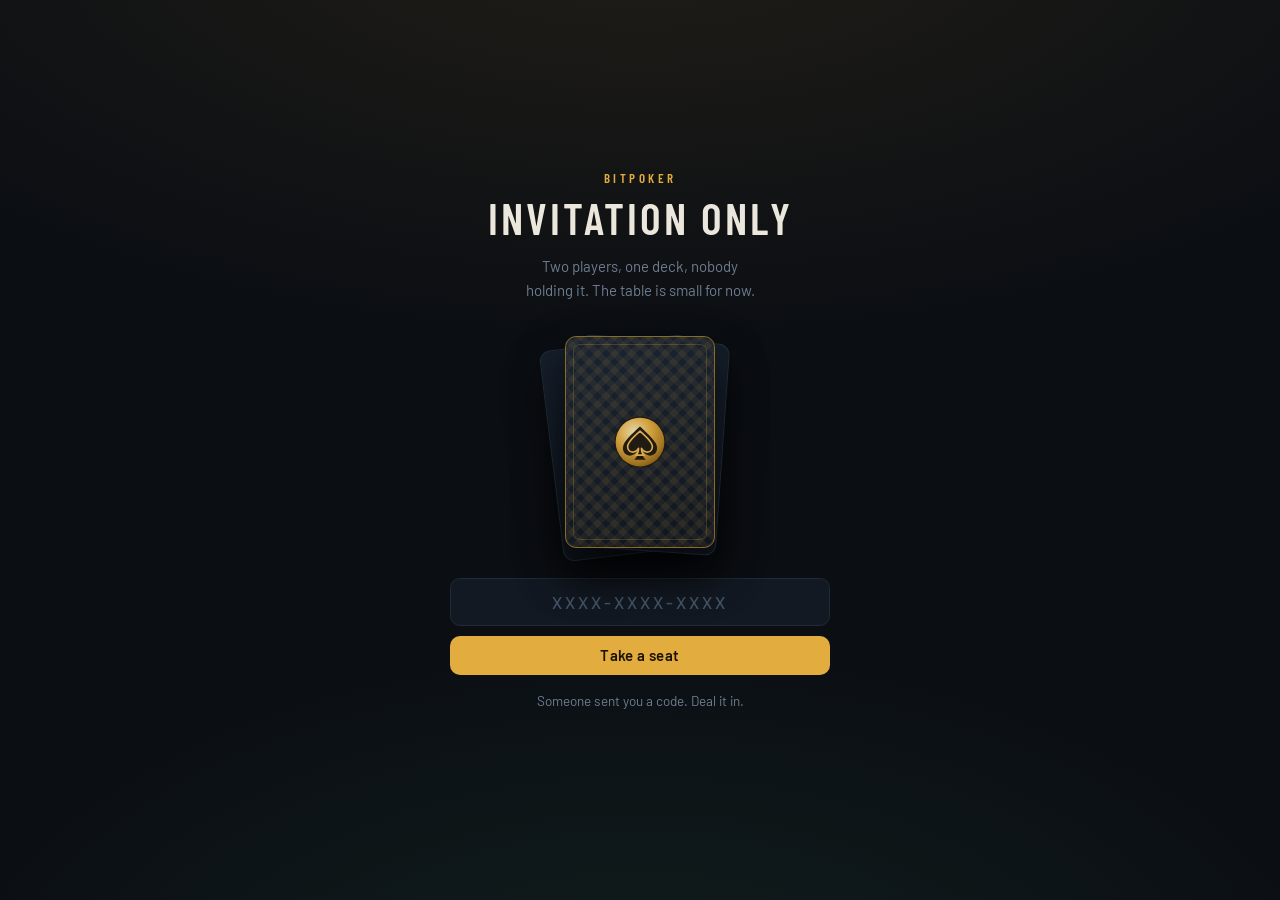
<file: index.html>
<!doctype html>
<html lang="en">
  <head>
    <meta charset="utf-8">
    <meta name="viewport" content="width=device-width, initial-scale=1">
    <title>BitPoker — Invitation only</title>
    <meta name="description" content="By invitation.">
    <meta name="robots" content="noindex, nofollow">
    <meta name="theme-color" content="#0b0e13">
    <meta property="og:type" content="website">
    <meta property="og:title" content="BitPoker">
    <meta property="og:description" content="By invitation.">
    <meta property="og:image" content="assets/og-card-soon.png">
    <link rel="icon" href="assets/favicon.svg" type="image/svg+xml">
    <link rel="icon" href="assets/favicon-32.png" type="image/png" sizes="32x32">
    <link rel="icon" href="assets/favicon-16.png" type="image/png" sizes="16x16">
    <link rel="apple-touch-icon" href="assets/apple-touch-icon.png" sizes="180x180">
    <link rel="preconnect" href="https://fonts.googleapis.com">
    <link rel="preconnect" href="https://fonts.gstatic.com" crossorigin>
    <link
      href="https://fonts.googleapis.com/css2?family=Barlow+Condensed:wght@500;600&amp;family=Barlow:wght@400;500&amp;display=swap"
      rel="stylesheet"
    >
    <style>
      /* Self-contained on purpose: the door should not depend on the
         stylesheet of the room behind it. */
      :root {
        color-scheme: dark;
        --ink: #ece7dc;
        --dim: #6d7d90;
        --gold: #e3ac3e;
        --gold-deep: #8a6a24;
        --felt: #0b0e13;
        --slot: #131922;
        --edge: #212a36;
        --bad: #d2603f;
      }

      * { box-sizing: border-box; }

      body {
        margin: 0;
        min-height: 100vh;
        min-height: 100svh;
        display: grid;
        place-items: center;
        padding: 40px 24px;
        background:
          radial-gradient(120% 80% at 50% -10%, rgba(227, 172, 62, .10), transparent 60%),
          radial-gradient(90% 70% at 50% 115%, rgba(30, 74, 58, .28), transparent 65%),
          var(--felt);
        color: var(--ink);
        font-family: "Barlow", "Segoe UI", system-ui, sans-serif;
        text-align: center;
        overflow: hidden;
      }

      main { width: min(100%, 380px); }

      .eyebrow {
        margin: 0 0 10px;
        font-family: "Barlow Condensed", "Arial Narrow", sans-serif;
        font-size: 13px;
        font-weight: 600;
        letter-spacing: 3.5px;
        text-transform: uppercase;
        color: var(--gold);
      }

      h1 {
        margin: 0;
        font-family: "Barlow Condensed", "Arial Narrow", sans-serif;
        font-weight: 600;
        font-size: clamp(30px, 8vw, 44px);
        letter-spacing: 3px;
        text-transform: uppercase;
        line-height: 1;
      }

      .lede {
        margin: 14px auto 0;
        max-width: 30ch;
        color: var(--dim);
        font-size: 15px;
        line-height: 1.6;
      }

      /* ── the card ─────────────────────────────────────────────────────
         The door is a card: face down until a code turns it over. Three of
         them, stacked and fanned a little, so the top one has somewhere to
         have come from. */
      .deck {
        position: relative;
        width: 150px;
        height: 212px;
        margin: 34px auto 30px;
        perspective: 900px;
      }

      .deck-under {
        position: absolute;
        inset: 0;
        border-radius: 11px;
        background: linear-gradient(160deg, #16202c, #0e141c);
        border: 1px solid #232e3c;
        box-shadow: 0 18px 40px rgba(0, 0, 0, .45);
        animation: deal .7s cubic-bezier(.2, .8, .3, 1) backwards;
      }
      .deck-under:nth-child(1) { transform: translate(-14px, 6px) rotate(-7deg); animation-delay: .05s; }
      .deck-under:nth-child(2) { transform: translate(8px, 3px) rotate(4deg); animation-delay: .15s; }

      .card {
        position: absolute;
        inset: 0;
        transform-style: preserve-3d;
        transition: transform .55s cubic-bezier(.4, .1, .2, 1);
        animation: deal .7s cubic-bezier(.2, .8, .3, 1) .25s backwards;
        cursor: pointer;
        -webkit-tap-highlight-color: transparent;
      }
      .flipped .card { transform: rotateY(180deg); }

      .face {
        position: absolute;
        inset: 0;
        border-radius: 11px;
        backface-visibility: hidden;
        display: grid;
        place-items: center;
        box-shadow: 0 22px 46px rgba(0, 0, 0, .5);
      }

      /* Back: the pattern side, drawn here rather than fetched. */
      .face-back {
        background:
          repeating-linear-gradient(45deg, rgba(227, 172, 62, .07) 0 6px, transparent 6px 12px),
          repeating-linear-gradient(-45deg, rgba(227, 172, 62, .07) 0 6px, transparent 6px 12px),
          linear-gradient(160deg, #1a2432, #10161f);
        border: 1px solid var(--gold-deep);
      }
      .face-back::after {
        content: "";
        position: absolute;
        inset: 7px;
        border: 1px solid rgba(227, 172, 62, .22);
        border-radius: 7px;
      }
      .face-back img { width: 52px; height: 52px; opacity: .9; }

      /* Front: whatever the code turned out to be worth. */
      .face-front {
        transform: rotateY(180deg);
        background: linear-gradient(170deg, #f6f2e8, #ded8c9);
        border: 1px solid #cfc7b4;
        color: #14181f;
        font-family: "Barlow Condensed", "Arial Narrow", sans-serif;
        font-weight: 600;
        line-height: .95;
      }
      .pip { font-size: 40px; letter-spacing: 1px; }
      .suit { font-size: 54px; margin-top: 2px; }
      .win .suit, .win .pip { color: #14181f; }
      .lose .pip, .lose .suit { color: #9c3324; }

      .dealt .deck { animation: fan .5s ease forwards; }

      /* ── the slot ─────────────────────────────────────────────────── */
      form { display: block; }

      .slot {
        width: 100%;
        padding: 13px 14px;
        background: var(--slot);
        border: 1px solid var(--edge);
        border-radius: 10px;
        color: var(--ink);
        font: 500 17px/1 "Barlow", ui-monospace, monospace;
        letter-spacing: 3px;
        text-align: center;
        text-transform: uppercase;
      }
      .slot::placeholder { color: #46566a; letter-spacing: 3px; }
      .slot:focus { outline: 2px solid var(--gold-deep); outline-offset: 2px; }
      .shake { animation: shake .4s ease; }

      button {
        width: 100%;
        margin-top: 10px;
        padding: 12px 14px;
        border: 0;
        border-radius: 10px;
        background: var(--gold);
        color: #1a1206;
        font: 600 15px/1 "Barlow", sans-serif;
        letter-spacing: .4px;
        cursor: pointer;
      }
      button:hover { filter: brightness(1.06); }
      button:disabled { opacity: .55; cursor: progress; }

      .note {
        min-height: 40px;
        margin: 16px auto 0;
        max-width: 32ch;
        color: var(--dim);
        font-size: 13.5px;
        line-height: 1.55;
      }
      .note.bad { color: var(--bad); }
      .note a { color: var(--dim); text-underline-offset: 3px; }
      .note a:hover { color: var(--ink); }

      .visually-hidden {
        position: absolute;
        width: 1px; height: 1px;
        margin: -1px; padding: 0;
        overflow: hidden;
        clip: rect(0 0 0 0);
        white-space: nowrap;
      }

      @keyframes deal {
        from { opacity: 0; transform: translate(-40px, 70px) rotate(-24deg); }
      }
      @keyframes fan {
        to { opacity: 0; transform: translateY(-16px) scale(1.06); }
      }
      @keyframes shake {
        20% { transform: translateX(-7px); }
        50% { transform: translateX(6px); }
        80% { transform: translateX(-3px); }
      }

      @media (prefers-reduced-motion: reduce) {
        * { transition: none !important; animation: none !important; }
        .flipped .card { transform: none; }
        .flipped .face-back { display: none; }
        .flipped .face-front { transform: none; }
      }
    </style>
    <script src="config.js"></script>
    <script src="gate.js" defer></script>
  </head>

  <body>
    <main>
      <p class="eyebrow">BitPoker</p>
      <h1>Invitation only</h1>
      <p class="lede">Two players, one deck, nobody holding it. The table is small for now.</p>

      <div class="deck" data-deck>
        <div class="deck-under"></div>
        <div class="deck-under"></div>
        <div class="card" data-knock>
          <div class="face face-back">
            <img src="assets/bitpoker-mark.svg" alt="" width="52" height="52">
          </div>
          <div class="face face-front" data-face>
            <span class="pip" data-pip>A</span>
            <span class="suit" data-suit>&spades;</span>
          </div>
        </div>
      </div>

      <form data-form>
        <label class="visually-hidden" for="code">Invitation code</label>
        <input
          class="slot"
          id="code"
          type="text"
          data-knock-field
          placeholder="XXXX-XXXX-XXXX"
          autocomplete="off"
          autocapitalize="characters"
          autocorrect="off"
          spellcheck="false"
          inputmode="text"
          maxlength="64"
          enterkeyhint="go"
        >
        <button type="submit" data-submit>Take a seat</button>
      </form>

      <p class="note" data-note role="status" aria-live="polite">
        Someone sent you a code. Deal it in.
      </p>
    </main>
  </body>
</html>
</file>
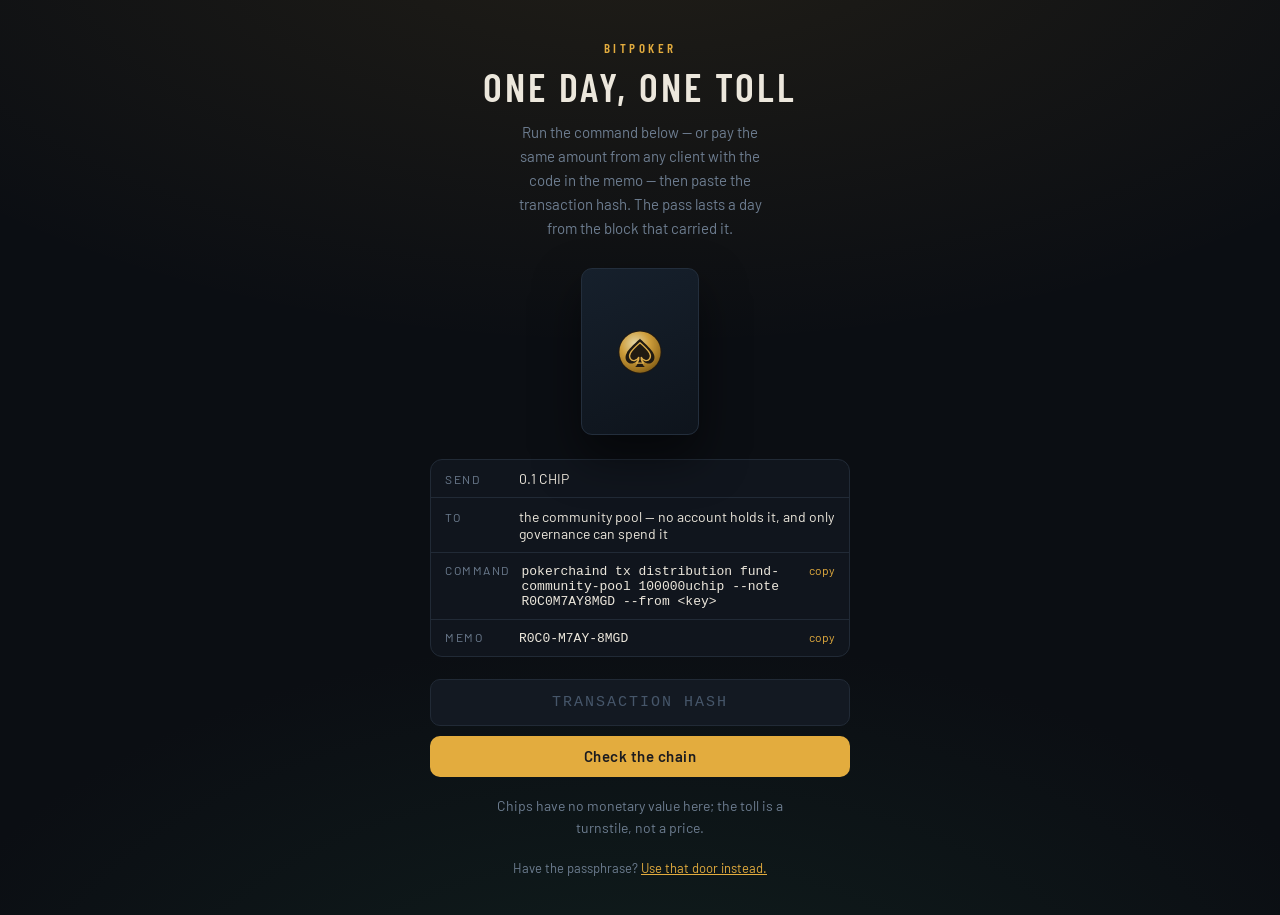
<file: 1d191d99475b63e3.html>
<!doctype html>
<!--
  The token page. Its only job is to forward an authenticated entry from the
  gate to the overview. It exists because the gate's address must be
  unguessable while every cross-page link must be a fixed name that survives
  a passphrase rotation; this stub is the seam between the two.

  By the time the gate lands here, localStorage already holds the verifier,
  so turnstile.js on the destination lets you through. If you arrived at this URL some
  other way — bookmarked from an old deploy, guessed (you can't) — the
  guard bounces you to the door.
-->
<html lang="en">
  <head>
    <meta charset="utf-8">
    <meta name="robots" content="noindex, nofollow">
    <title>BitPoker</title>
    <script>
      window.location.replace("overview.html");
    </script>
  </head>
  <body></body>
</html>
</file>
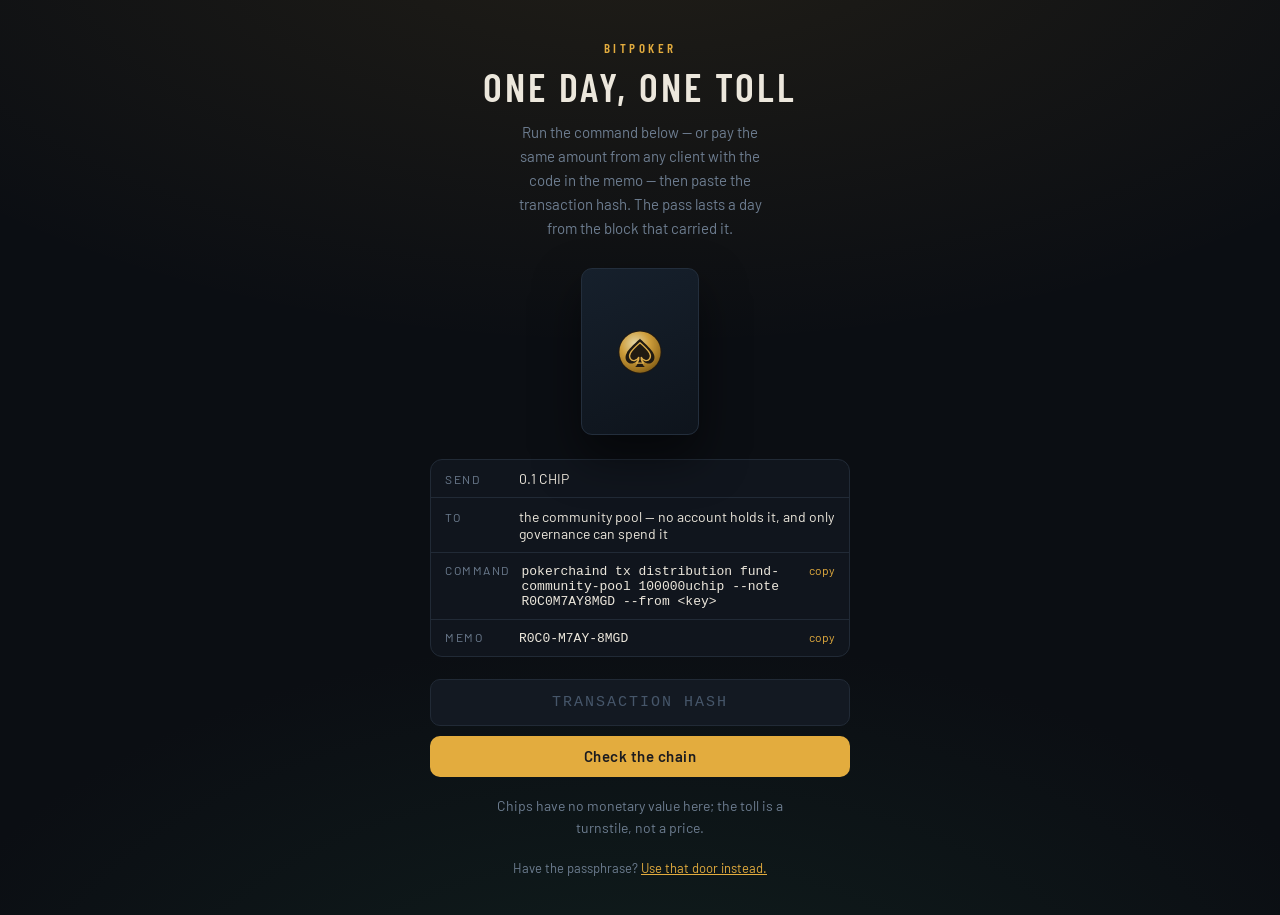
<file: adjudication.html>
<!doctype html>
<html lang="en">
  <head>
    <meta charset="utf-8">
    <meta name="viewport" content="width=device-width, initial-scale=1">
    <title>Adjudication — BitPoker internal engineering reference</title>
    <meta name="description" content="Deterministic in-consensus adjudication: the three-layer determinism guard, the six-stage pipeline, verdicts, fault attribution, triggers.">
    <meta name="robots" content="noindex, nofollow">
    <meta name="theme-color" content="#0b0e13">
    <link rel="icon" href="assets/favicon.svg" type="image/svg+xml">
    <link rel="icon" href="assets/favicon-32.png" type="image/png" sizes="32x32">
    <link rel="icon" href="assets/favicon-16.png" type="image/png" sizes="16x16">
    <link rel="apple-touch-icon" href="assets/apple-touch-icon.png" sizes="180x180">
    <link rel="preconnect" href="https://fonts.googleapis.com">
    <link rel="preconnect" href="https://fonts.gstatic.com" crossorigin>
    <link
      href="https://fonts.googleapis.com/css2?family=Barlow+Condensed:wght@500;600;700&amp;family=Barlow:wght@400;500;600&amp;display=swap"
      rel="stylesheet"
    >
    <link rel="stylesheet" href="styles.css">
    <script src="config.js"></script>
    <script src="turnstile.js"></script>
    <script src="script.js" defer></script>
  </head>

  <body>
    <a class="skip-link" href="#main">Skip to content</a>

    <header class="site-header" id="top">
      <div class="wrap header-inner">
        <a class="brand" href="overview.html" aria-label="BitPoker engineering home">
          <img src="assets/bitpoker-mark.svg" alt="" width="34" height="34">
          <span>BitPoker</span>
          <span class="brand-tag">internal</span>
        </a>

        <button class="nav-toggle" type="button" aria-expanded="false" aria-controls="site-nav">
          <span class="nav-toggle-bars" aria-hidden="true"></span>
          Menu
        </button>

        <nav class="site-nav" id="site-nav" aria-label="Primary">
          <a href="overview.html">Overview</a>
          <a href="crypto.html">Cryptography</a>
          <a href="protocol.html">Protocol</a>
          <a href="chain.html">Chain</a>
          <a href="adjudication.html" aria-current="page">Adjudication</a>
          <a href="relay.html">Relay</a>
          <a href="operations.html">Operations</a>
          <a href="testnet.html">Testnet</a>
          <a href="lessons.html">Lessons</a>
        </nav>
      </div>
    </header>

    <main id="main">
      <section class="page-hero">
        <div class="wrap">
          <p class="eyebrow">Plane 4 · the verdict</p>
          <h1>Judging by recomputation, not arbitration.</h1>
          <p class="lede">
            Deciding who won a hand of poker is easy — the rules are
            mechanical. The hard part is that in a dispute the chain holds
            only what the parties submitted, and <em>every validator must
            independently derive byte-identical results from that input</em>.
            Any divergence is not a bug; it is a consensus fork that halts
            the chain. This page is how that constraint is satisfied.
          </p>
        </div>
      </section>

      <div class="wrap doc-layout">
        <nav class="toc" aria-label="On this page">
          <p class="toc-title">Contents</p>
          <ol>
            <li><a href="#why">Why determinism is the whole problem</a></li>
            <li><a href="#guard">The three-layer guard</a></li>
            <li><a href="#pipeline">The pipeline</a></li>
            <li><a href="#verdicts">Verdicts, faults, fees</a></li>
            <li><a href="#triggers">Who triggers what</a></li>
            <li><a href="#version">Versioning &amp; upgrades</a></li>
          </ol>
        </nav>

        <article class="prose">
          <h2 id="why">Why determinism is the whole problem</h2>
          <p>
            The "state transition function" here is an entire poker rules
            engine plus elliptic-curve verification — orders of magnitude
            more complex than a transfer or a delegation. The chosen
            approach (ADR-003, "Scheme A") is to implement the engine
            <strong>once</strong> in C++, expose it through a pure C ABI,
            and link it into the validator binary via cgo, so every validator
            executes the identical implementation.
          </p>
          <p>Two integration decisions guard the boundary:</p>
          <ul>
            <li>
              The Go side is decoupled at a <code>[]byte → []byte</code>
              interface. Without the <code>cgo_adjudicator</code> build tag
              the adjudicator is <code>nil</code> and
              <code>AdjudicateSession</code> returns
              <code>ErrAdjudicationUnavailable</code> — a misconfigured
              pure-Go node <strong>fails loudly instead of silently
              returning a default verdict</strong>.
            </li>
            <li>
              Every C ABI entry point is wrapped in a catch-all. A C++
              exception unwinding into Go is undefined behaviour, and a crash
              inside consensus halts the chain; exceptions are mapped to
              deterministic status codes at the boundary.
            </li>
          </ul>

          <h2 id="guard">The three-layer determinism guard</h2>

          <h3>Layer 1 — runtime sentinel</h3>
          <p>
            The invariant: <em>the adjudication path must never consume
            cryptographic randomness.</em> Shuffle <strong>proving</strong>
            needs an RNG; shuffle <strong>verifying</strong> does not — but
            both live in the same translation unit, so a compile-time split
            is not available. Instead a <code>thread_local</code>
            armed/disarmed flag with an RAII scope guard
            (<code>DeterministicGuardScope</code>, nestable) is armed on
            entry to adjudication, and every actual entropy source —
            <code>generate_random_with_openssl&lt;T&gt;()</code>,
            <code>RandomKey()</code>, <code>generateRandomIV()</code> —
            calls <code>checkDeterministicGuard()</code> and
            <strong>throws</strong> if armed. Non-reproducible output is
            converted from a silent consensus hazard into a loud,
            deterministic failure.
          </p>

          <h3>Layer 2 — structural isolation</h3>
          <p>
            The <code>poker_adjudicator</code> target links
            <code>bitpoker_gamecore</code> only. Non-deterministic
            dependencies are not merely discouraged; they are
            <strong>unlinkable</strong>. A contributor cannot pull
            <code>boost::asio</code> or the wallet layer into the consensus
            path with an <code>#include</code> — the link fails at build
            time, on every machine, before review even sees it.
          </p>

          <h3>Layer 3 — cross-architecture differential CI</h3>
          <p>
            "Byte-identical" is not a claim that survives code review. A
            frozen corpus of eight real
            <code>DisputeAdjudicationRequest</code> payloads covering every
            verdict path is replayed in CI on both
            <code>ubuntu-24.04</code> (x86_64) and
            <code>ubuntu-24.04-arm</code> (arm64); each run emits
            <code>&lt;name&gt; &lt;abi-status&gt;
            &lt;sha256(result-bytes)&gt;</code> and the workflow diffs the
            two architectures against a committed golden digest. Any
            divergence fails the gate. In practice this has held across
            compiler and optimisation changes — <code>gcc-15 -O0</code>
            debug rebuilds reproduce goldens generated by
            <code>gcc-16 -O2</code>.
          </p>

          <h2 id="pipeline">The adjudication pipeline</h2>
          <div class="codeblock">
            <span class="code-caption">adjudication_engine — six stages, short-circuit priority</span>
            <code>parse request
  → preflight: context / key / signature validation
  → shuffle chain reconstruction + NIZK verification
  → betting replay through the live state machine
  → decrypt &amp; rank
  → allocate pot / assign fault
  → serialise result</code>
          </div>

          <p>
            <strong>Preflight</strong> validates both session public keys,
            checks
            <code>secret_key · G == authoritative public key point</code>,
            and attributes every message in the history to a seat by
            signature. Note the subtlety: an inconsistent secret does
            <em>not</em> fail the request — it marks
            <code>secret_valid = false</code>, which the verdict stage
            treats as a forfeit. The request always produces a verdict if
            it parses; only malformed input fails.
          </p>

          <p>
            <strong>Shuffle verification</strong> extracts the two
            shuffles, forms the combined key by point addition
            (order-independent), and verifies
            <code>before → after</code> stepwise, returning
            <code>Verified</code> / <code>Incomplete</code> /
            <code>BadShuffle</code>.
          </p>

          <p>
            <strong>Betting replay</strong> runs the recorded actions
            through the same state machine the live game uses, with seat
            attribution taken from preflight signatures — so turn-order
            violations are caught by the engine's own
            <code>OutOfTurn</code> check, not by a parallel rule.
          </p>

          <p>
            <strong>Decrypt and rank</strong> is possible because the
            adjudicator holds <em>both</em> session secret keys, so it
            decrypts the verified stack directly without any submitted
            per-card keys — by the RNG-free route described on the
            <a href="crypto.html#rng">crypto page</a>.
          </p>

          <div class="callout">
            <p>
              <strong>Allocation ignores the claimed dispute reason
              entirely.</strong> The engine does not trust the requester's
              stated grievance; it derives the outcome from evidence, in
              short-circuit priority order:
            </p>
            <ol>
              <li>Hard cryptographic violation (bad shuffle)</li>
              <li>Hard logic violation (illegal action)</li>
              <li>Fold already resolved the hand</li>
              <li>Requires decrypt-and-compare — including forfeit for
                missing/invalid secrets, and refund when the hand never
                dealt out</li>
            </ol>
          </div>

          <p>
            Pot allocation first returns uncalled excess bets, then splits
            the matched portion by the comparison result; an odd chip on a
            split goes to the big-blind seat, matching the live settlement
            path exactly.
          </p>

          <h2 id="verdicts">Verdicts, faults and fees</h2>
          <div class="defs">
            <table>
              <tr>
                <th>verdict</th>
                <td><code>FIRST_PLAYER_WINS</code> · <code>SECOND_PLAYER_WINS</code> · <code>SPLIT</code> · <code>REFUND</code></td>
              </tr>
              <tr>
                <th>result code</th>
                <td><code>SHOWDOWN</code> · <code>FORFEIT_NO_SUBMISSION</code> · <code>FORFEIT_INVALID_SECRET</code> · <code>VIOLATION_BAD_SHUFFLE</code> · <code>VIOLATION_ILLEGAL_ACTION</code> · <code>BOTH_FORFEIT</code> · <code>REFUND_UNDEALT</code></td>
              </tr>
              <tr>
                <th>fault</th>
                <td><code>NONE</code> · <code>FIRST</code> · <code>SECOND</code> · <code>BOTH</code></td>
              </tr>
            </table>
          </div>

          <p>
            The dispute fee (ADR-004) is charged <strong>only when fault is
            single-sided</strong> — from the at-fault side's payout, routed
            to the standard Cosmos fee collector, so it reaches validators
            through the same pipe as gas. No fee when fault is
            <code>NONE</code> (a normal showdown or fold is not misconduct)
            or <code>BOTH</code> (each side simply gets its stake back). Pot
            conservation is unaffected: the fee changes the split, not the
            total.
          </p>
          <p>
            The honest assessment recorded in ADR-004: the default
            <code>dispute_fee_bps</code> has no quantitative justification.
            Too high and an honest player with the bad luck of a cheating
            opponent is taxed for it; too low and it fails to deter. It is a
            governance parameter awaiting real data.
          </p>

          <h2 id="triggers">Who triggers adjudication</h2>
          <p>
            Either participant may trigger it at any time. After
            <code>dispute_timeout_blocks</code>, <strong>anyone</strong>
            may — a permissionless crank. This closes the fund-lock risk
            without requiring the at-fault party's cooperation.
          </p>
          <p>
            "Anyone may" only closes it if someone actually does, so the
            relay daemon does: it sweeps the sessions it answered and sends
            the verdict request once the dispute deadline passes, and
            likewise voids an ACTIVE session that ran out its
            abandoned-session deadline. The incentive is structural rather
            than altruistic — a session releases the relay capacity slot it
            booked only when it terminates, so an escrow left locked is a
            seat the relay can never sell again.
          </p>

          <div class="callout warn">
            <p>
              <strong>"May" is not "does", and that gap is a client
              obligation.</strong> Nothing on the chain reveals a secret or
              asks for a verdict on a player's behalf, so every client must
              offer both — reveal first, then adjudicate, in that order,
              because a seat whose secret was never disclosed is scored as
              having forfeited the whole escrow. The per-hand secret lives
              in the game core's memory, and the hands that end up disputed
              are precisely the ones where that memory is gone with the
              crashed client — so the secret is written down when the intent
              is opened and deleted once it is spent.
            </p>
          </div>

          <p>
            Automatic adjudication in <code>EndBlock</code> was
            deliberately <em>not</em> built. If a validator without the cgo
            engine participated in an <code>EndBlock</code> that calls it,
            the result would diverge and halt the chain. The permissionless
            crank achieves the same liveness property — the winner and any
            watcher are both motivated to call it — at far lower risk.
          </p>

          <h2 id="version">Versioning and upgrades</h2>
          <p>
            An <code>EngineVersion</code> string (currently
            <strong>0.8.0</strong>) is stamped into every verdict by the C
            ABI layer. Any change to adjudication behaviour must bump it,
            and is treated as consensus-relevant — requiring a coordinated
            chain upgrade, not a client release. The engine's gas metering
            changed in 0.8.0 (signature and shuffle-proof verification
            moved from "runs in cgo for free" to charged-by-deterministic-
            counter), which is exactly the kind of change that version
            exists to mark.
          </p>
          <p>
            And the standing gate: a pure-Go build of
            <code>pokerchaind</code> must never reach a validator fleet — it
            returns <code>ErrAdjudicationUnavailable</code> for every
            <code>MsgAdjudicateSession</code>, which would lock every
            disputed escrow forever. Three guards enforce this (no Makefile
            target produces a pure node; a hand-built pure binary refuses to
            <code>start</code>; the packager reads <code>go version -m</code>
            tags and the ArchiveHash stamp).
          </p>

          <p class="note">
            Source: <code>bitpoker/src/adjudicator/adjudication_engine.cpp</code>
            (TH / O8 / ZJH pipelines, shared preflight and shuffle-chain
            verification), <code>src/adjudicator/poker_adjudicator.cpp</code>
            (C ABI, version stamp),
            <code>binding/adjudicator/</code> (Go cgo boundary),
            <code>pokerchain/x/pokerchain/keeper/msg_adjudicate_session.go</code>.
            Whitepaper §7, ADR-003, ADR-004, ADR-010.
          </p>
        </article>
      </div>
    </main>

    <footer class="site-footer">
      <div class="wrap footer-inner">
        <div class="footer-brand">
          <img src="assets/bitpoker-mark.svg" alt="" width="40" height="40">
          <p>
            BitPoker — trust-minimised heads-up poker over mental cryptography
            and on-chain adjudication. Internal engineering reference; not for
            distribution.
          </p>
        </div>

        <nav class="footer-links" aria-label="Footer">
          <a href="relay.html">Next: relay economics →</a>
          <a href="assets/bitpoker-whitepaper.pdf">Whitepaper (PDF)</a>
          <a href="lessons.html">Lessons &amp; open problems</a>
          <a href="https://github.com/bitworker20" rel="noopener noreferrer" target="_blank">Source</a>
        </nav>
      </div>
      <div class="wrap footer-note">
        <p>
          Testnet software. Chips have no monetary value.
          <button class="lock" type="button" data-lock>Lock this browser</button>
        </p>
      </div>
    </footer>
  </body>
</html>
</file>
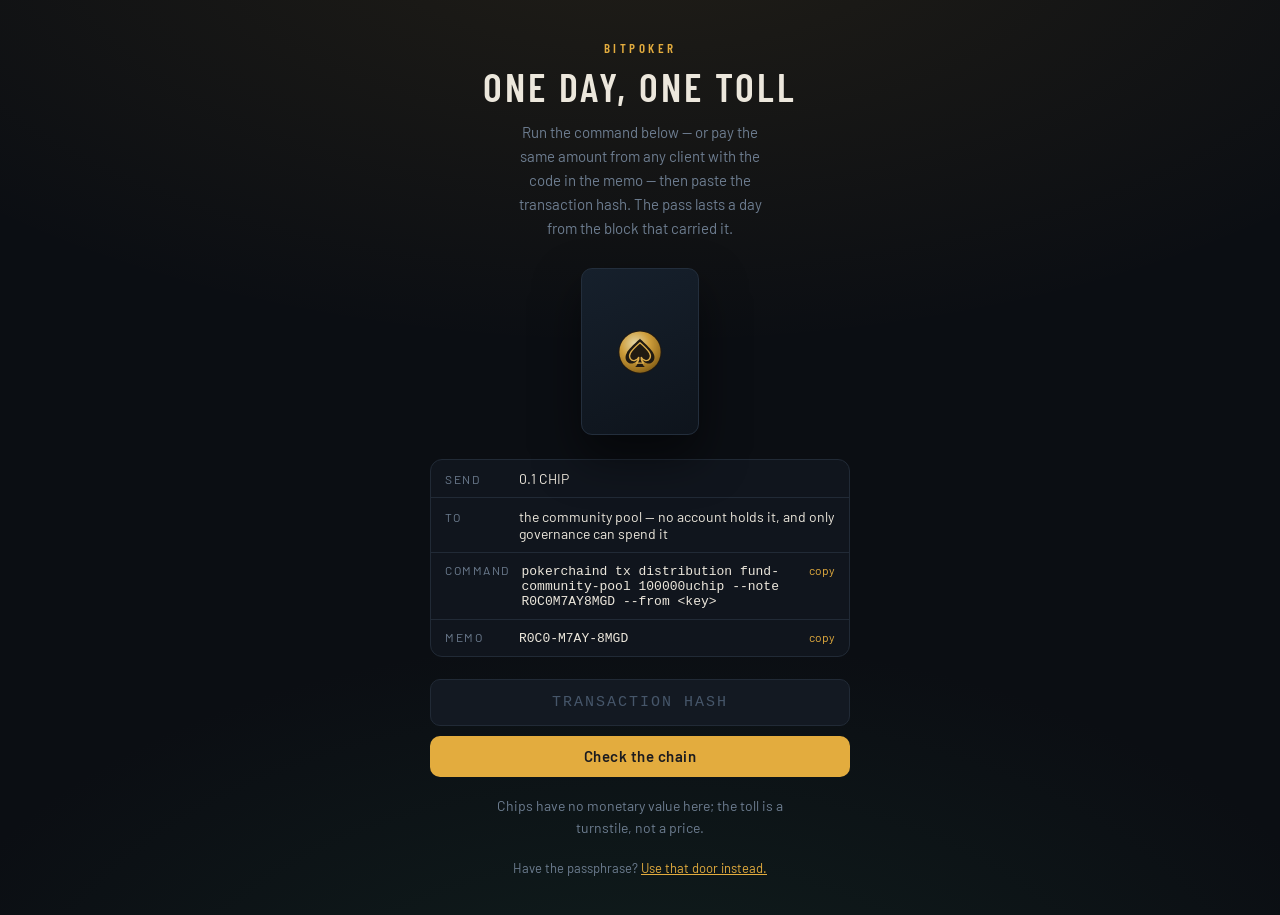
<file: chain.html>
<!doctype html>
<html lang="en">
  <head>
    <meta charset="utf-8">
    <meta name="viewport" content="width=device-width, initial-scale=1">
    <title>The chain — BitPoker internal engineering reference</title>
    <meta name="description" content="pokerchain: intents and matching, escrow, the session state machine and its liveness invariant, cooperative settlement, escalation, governance parameters.">
    <meta name="robots" content="noindex, nofollow">
    <meta name="theme-color" content="#0b0e13">
    <link rel="icon" href="assets/favicon.svg" type="image/svg+xml">
    <link rel="icon" href="assets/favicon-32.png" type="image/png" sizes="32x32">
    <link rel="icon" href="assets/favicon-16.png" type="image/png" sizes="16x16">
    <link rel="apple-touch-icon" href="assets/apple-touch-icon.png" sizes="180x180">
    <link rel="preconnect" href="https://fonts.googleapis.com">
    <link rel="preconnect" href="https://fonts.gstatic.com" crossorigin>
    <link
      href="https://fonts.googleapis.com/css2?family=Barlow+Condensed:wght@500;600;700&amp;family=Barlow:wght@400;500;600&amp;display=swap"
      rel="stylesheet"
    >
    <link rel="stylesheet" href="styles.css">
    <script src="config.js"></script>
    <script src="turnstile.js"></script>
    <script src="script.js" defer></script>
  </head>

  <body>
    <a class="skip-link" href="#main">Skip to content</a>

    <header class="site-header" id="top">
      <div class="wrap header-inner">
        <a class="brand" href="overview.html" aria-label="BitPoker engineering home">
          <img src="assets/bitpoker-mark.svg" alt="" width="34" height="34">
          <span>BitPoker</span>
          <span class="brand-tag">internal</span>
        </a>

        <button class="nav-toggle" type="button" aria-expanded="false" aria-controls="site-nav">
          <span class="nav-toggle-bars" aria-hidden="true"></span>
          Menu
        </button>

        <nav class="site-nav" id="site-nav" aria-label="Primary">
          <a href="overview.html">Overview</a>
          <a href="crypto.html">Cryptography</a>
          <a href="protocol.html">Protocol</a>
          <a href="chain.html" aria-current="page">Chain</a>
          <a href="adjudication.html">Adjudication</a>
          <a href="relay.html">Relay</a>
          <a href="operations.html">Operations</a>
          <a href="testnet.html">Testnet</a>
          <a href="lessons.html">Lessons</a>
        </nav>
      </div>
    </header>

    <main id="main">
      <section class="page-hero">
        <div class="wrap">
          <p class="eyebrow">Plane 3 · the money</p>
          <h1>pokerchain: escrow with no dead ends.</h1>
          <p class="lede">
            A Cosmos SDK application chain whose base denomination is
            <code>uchip</code> (exponent 0, display <code>CHIP</code> at 10⁶).
            It matches players, locks their stakes, assigns relays, releases
            money on cooperation, and — only when cooperation fails — becomes
            the court of last resort. This page is its state machine and the
            invariant that keeps every wallet whole.
          </p>
        </div>
      </section>

      <div class="wrap doc-layout">
        <nav class="toc" aria-label="On this page">
          <p class="toc-title">Contents</p>
          <ol>
            <li><a href="#intent">Intents and matching</a></li>
            <li><a href="#lifecycle">Session lifecycle</a></li>
            <li><a href="#liveness">The liveness invariant</a></li>
            <li><a href="#cooperative">Cooperative settlement</a></li>
            <li><a href="#escalation">Escalation</a></li>
            <li><a href="#params">Governance parameters</a></li>
            <li><a href="#gas">The gas table</a></li>
          </ol>
        </nav>

        <article class="prose">
          <h2 id="intent">Intents and matching</h2>
          <p>
            <code>MsgOpenGameIntent</code> carries:
          </p>
          <div class="defs">
            <table>
              <tr><th>game_type</th><td>TH / O8 / ZJH — validated against the engine's capability list, not free text.</td></tr>
              <tr><th>stake</th><td>Escrowed into the pot immediately on acceptance.</td></tr>
              <tr><th>opponent (optional)</th><td>A named opponent for a private match; otherwise open matchmaking.</td></tr>
              <tr><th>session pubkey (96 B)</th><td>The in-game FiatShamir public commitment — what a later secret reveal is checked against.</td></tr>
              <tr><th>transport pubkey (33 B)</th><td>Compressed secp256k1, used only for the ECIES endpoint blob the relay delivers.</td></tr>
            </table>
          </div>
          <p>
            Compatible pending intents are matched in-consensus. Matching
            creates a <code>GameSession</code>, assigns relays (see
            <a href="relay.html#assignment">assignment–answer</a>), snapshots
            the relay fee, and pseudo-randomly assigns seats by session hash —
            so neither player chooses the button.
          </p>

          <h2 id="lifecycle">Session lifecycle</h2>
          <div class="codeblock">
            <span class="code-caption">GAME_SESSION_STATUS_* — five states, every one with a bounded exit</span>
            <code>                 matched                both results agree
  (intent) ──────────────► ACTIVE ─────────────────────────────► SETTLED
                            │  one result submitted                 ▲
                            ├──────────────► RESULT_PENDING ────────┤
                            │                    │ result timeout   │
                            │  evidence          ▼                  │
                            ├──────────────►  DISPUTED ─────────────┘
                            │                 adjudicate / deadline refund
        no relay answer / active timeout
                            └──────────────►  CANCELLED  (escrow refunded)</code>
          </div>

          <p>
            The transitions that matter during development:
          </p>
          <ul>
            <li>
              <strong>ACTIVE → SETTLED</strong> is the happy path: both seats
              submit matching <code>SubmitSessionResult</code>s.
            </li>
            <li>
              <strong>ACTIVE → RESULT_PENDING</strong> when one result is in
              and the peer's matching result is awaited; a matching second
              result settles, a timeout escalates.
            </li>
            <li>
              <strong>→ DISPUTED</strong> on the first
              <code>SubmitSessionEvidence</code>. Escrow is protected and the
              dispute deadline is stamped.
            </li>
            <li>
              <strong>→ CANCELLED</strong> for sessions that never got
              service or never played: voided assignments and active
              timeouts refund both stakes.
            </li>
          </ul>

          <h2 id="liveness">The liveness invariant</h2>
          <div class="callout">
            <p>
              <strong>Every state that can hold escrow must have an exit that
              a non-player can take after a bounded height.</strong> This is
              an invariant, not a collection of individual handlers.
              <code>escrow_liveness_test.go</code> walks the state enum to
              enforce it: add a new state without adding its exit test and the
              suite fails.
            </p>
          </div>
          <p>Concretely, the three exits are:</p>
          <div class="defs">
            <table>
              <tr><th>ACTIVE</th><td><code>voidAbandonedSession</code> after <code>session_active_timeout_blocks</code> — someone may void a session nobody is playing.</td></tr>
              <tr><th>RESULT_PENDING</th><td>After <code>active_deadline_height</code>, anyone may escalate to DISPUTED.</td></tr>
              <tr><th>DISPUTED</th><td>Permissionless adjudication after the dispute deadline; failing that, a no-engine refund after <code>dispute_refund_height</code>.</td></tr>
            </table>
          </div>
          <p>
            The general lesson, from the incident that created this rule: in an
            escrow system the state diagram must be read as a
            <em>liveness</em> diagram. A state with no outgoing timed edge is a
            fund-loss bug even when no code path is wrong.
          </p>

          <h2 id="cooperative">Cooperative settlement</h2>
          <p>
            The happy path is <code>SubmitSessionResult</code> from both
            seats. When the two submissions agree, <code>settlePot</code>
            releases escrow — paying each seat its final chip stack, with the
            relay rake deducted — and the session becomes
            <code>SETTLED</code>.
          </p>
          <p>
            Conservation (<code>payA + payB + fees == pot</code>) is asserted
            inside the keeper, and a bank-transfer failure rolls back the
            entire settlement rather than recording a verdict whose money
            never moved. The same conservation law holds on the dispute path:
            <code>player_a_amount + player_b_amount == 2 × stake</code>, with
            the dispute fee taken <em>from the at-fault side's share</em>,
            never added to the pot.
          </p>

          <h2 id="escalation">Escalation: three messages, order matters</h2>
          <p>
            When cooperation fails, a dispute is three on-chain messages and
            they cannot be reordered:
          </p>
          <ol class="pipeline">
            <li>
              <b><code>MsgSubmitSessionEvidence</code></b>
              <span>
                Pins the signed message history on chain. The session turns
                DISPUTED, escrow is protected, and
                <code>dispute_deadline_height</code> is stamped.
              </span>
            </li>
            <li>
              <b><code>MsgSubmitSessionSecret</code></b>
              <span>
                Reveals the <em>hand's</em> session scalar (not the chain
                key). The chain only accepts it after DISPUTED, so nobody can
                leak a live game early. A seat that never reveals is scored as
                forfeiting the whole escrow — so <strong>every client must
                reveal before requesting adjudication</strong>.
              </span>
            </li>
            <li>
              <b><code>MsgAdjudicateSession</code></b>
              <span>
                Runs the engine and pays out. Either party may send it any
                time; after the dispute deadline <em>anyone</em> may
                (permissionless crank, so a lost-connection pair cannot lock
                escrow forever). With no evidence at all the chain refuses to
                adjudicate until the deadline, after which it becomes a
                plain refund.
              </span>
            </li>
          </ol>

          <p>
            Every submission path must read back its DeliverTx and know what a
            rejection means: sync-broadcast code 0 only covers CheckTx. The
            failure taxonomy lives in <code>x/pokerchain/types/tx_failure.go</code>
            with mirrored copies in C++ (<code>chain_tx_outcome.hpp</code>)
            and TypeScript (<code>@bitpoker/poker-session/tx-failure</code>).
            <strong>Read the code together with its codespace</strong> —
            pokerchain's code 11 is not the SDK's out-of-gas.
          </p>

          <h2 id="params">Governance parameters</h2>
          <p>
            Bounds are governance-controlled
            (<code>x/pokerchain/types/params.go</code>). Current defaults:
          </p>
          <div class="defs">
            <table>
              <tr><th>result_timeout_blocks</th><td>20 — how long a single submitted result waits for the peer's matching result.</td></tr>
              <tr><th>dispute_timeout_blocks</th><td>1440 (~2 h at 5 s blocks) — after which <em>anyone</em> may crank adjudication. It used to be 50 blocks, which was not a window but a formality: a loser forced a dispute 25 blocks after the winner had submitted and gone away for the evening.</td></tr>
              <tr><th>dispute_response_blocks</th><td>720 (~1 h) — the ADR-010 evidence/secret response window.</td></tr>
              <tr><th>dispute_refund_timeout_blocks</th><td>14400 (~20 h) past the dispute deadline — the final no-engine exit. Mandatory: disabling it would make permanently-locked escrow a valid configuration again.</td></tr>
              <tr><th>session_active_timeout_blocks</th><td>10000 (~14 h) — backstop for sessions that never play.</td></tr>
              <tr><th>intent_timeout_blocks</th><td>720 (~1 h) — how long a pending intent stays matchable.</td></tr>
              <tr><th>dispute_fee_bps</th><td>500 (5%) — the ADR-004 fee charged to the at-fault side only. The honest note in the ADR: the number has no quantitative justification; it is governance awaiting data.</td></tr>
              <tr><th>relay_fee_flat / _bps / _cap</th><td>0 — <em>ceilings</em> on relay self-quoted pricing (ADR-007 P3), not the price itself.</td></tr>
              <tr><th>relay_min_bond</th><td>100 000 000 uchip (100 CHIP) — the Sybil price of a relay identity.</td></tr>
              <tr><th>relay_claim_window_blocks / relay_answer_timeout_blocks</th><td>0 (off) — the endpoint-answer window arithmetic of ADR-007 P1.</td></tr>
              <tr><th>intent_congestion_*</th><td>0 — ADR-012's congestion deposit ships off until governance opts in.</td></tr>
            </table>
          </div>

          <div class="callout warn">
            <p>
              <strong>Changing a binary is not upgrading the chain.</strong>
              State migrations only run when a governance-planned, registered
              upgrade handler reaches its height. Swapping a binary in place
              gives you new code reading old state with
              <em>no symptoms</em> — derived indexes self-heal lazily, but
              params do not. On poker-milestone2-test this killed the entire
              dispute path (<code>dispute_refund_timeout_blocks</code> stuck
              at 0 while <code>markSessionDisputed</code> is the only entry
              to DISPUTED). After any upgrade, check
              <code>/cosmos/upgrade/v1beta1/module_versions</code> — the
              version string alone will not show it.
            </p>
          </div>

          <h2 id="gas">The gas table: one source of truth</h2>
          <p>
            How much gas a chain message costs has exactly one source:
            <code>x/pokerchain/types/gas_bounds.go</code>, pinned by
            <code>keeper/gas_bounds_test.go</code> which runs every message
            through the most expensive state it can encounter. Every client's
            numbers are <em>generated</em> from it
            (<code>tools/gen-gas-table.py</code> →
            <code>chain_gas_bounds.generated.hpp</code> and
            <code>gas-bounds.generated.ts</code> ×2; relayd is in the same Go
            module and calls <code>types.GasBoundFor</code> directly).
          </p>
          <p>
            The interesting entry is evidence: a single shuffle message is
            ~16 KB of stack plus NIZK proof, so
            <code>MsgSubmitSessionEvidence</code> is
            <code>400 000 + 60 × payload_bytes</code> — the only message
            whose cost is dominated by its own payload. And
            <code>MsgAdjudicateSession</code> now budgets the engine's own
            work from the counters the engine returns
            (<code>signature_verifications</code>,
            <code>shuffle_proofs_verified</code>) — before that, session 101
            died at 1 603 147 gas against a 500 000 bound.
          </p>
          <p class="note">
            Never hand-write a gas constant. Five uncoordinated copies of one
            number once left a session's escrow locked for tens of thousands
            of blocks (ADR-008).
          </p>

          <p class="note">
            Source: <code>pokerchain/x/pokerchain/keeper/</code>
            (matchmaking, escrow, settlement, escalation),
            <code>x/pokerchain/types/</code> (params, gas bounds,
            tx_failure, game_type), whitepaper §6, ADR-004, ADR-008,
            ADR-010, ADR-012.
          </p>
        </article>
      </div>
    </main>

    <footer class="site-footer">
      <div class="wrap footer-inner">
        <div class="footer-brand">
          <img src="assets/bitpoker-mark.svg" alt="" width="40" height="40">
          <p>
            BitPoker — trust-minimised heads-up poker over mental cryptography
            and on-chain adjudication. Internal engineering reference; not for
            distribution.
          </p>
        </div>

        <nav class="footer-links" aria-label="Footer">
          <a href="adjudication.html">Next: adjudication →</a>
          <a href="assets/bitpoker-whitepaper.pdf">Whitepaper (PDF)</a>
          <a href="operations.html">Operations</a>
          <a href="https://github.com/bitworker20" rel="noopener noreferrer" target="_blank">Source</a>
        </nav>
      </div>
      <div class="wrap footer-note">
        <p>
          Testnet software. Chips have no monetary value.
          <button class="lock" type="button" data-lock>Lock this browser</button>
        </p>
      </div>
    </footer>
  </body>
</html>
</file>
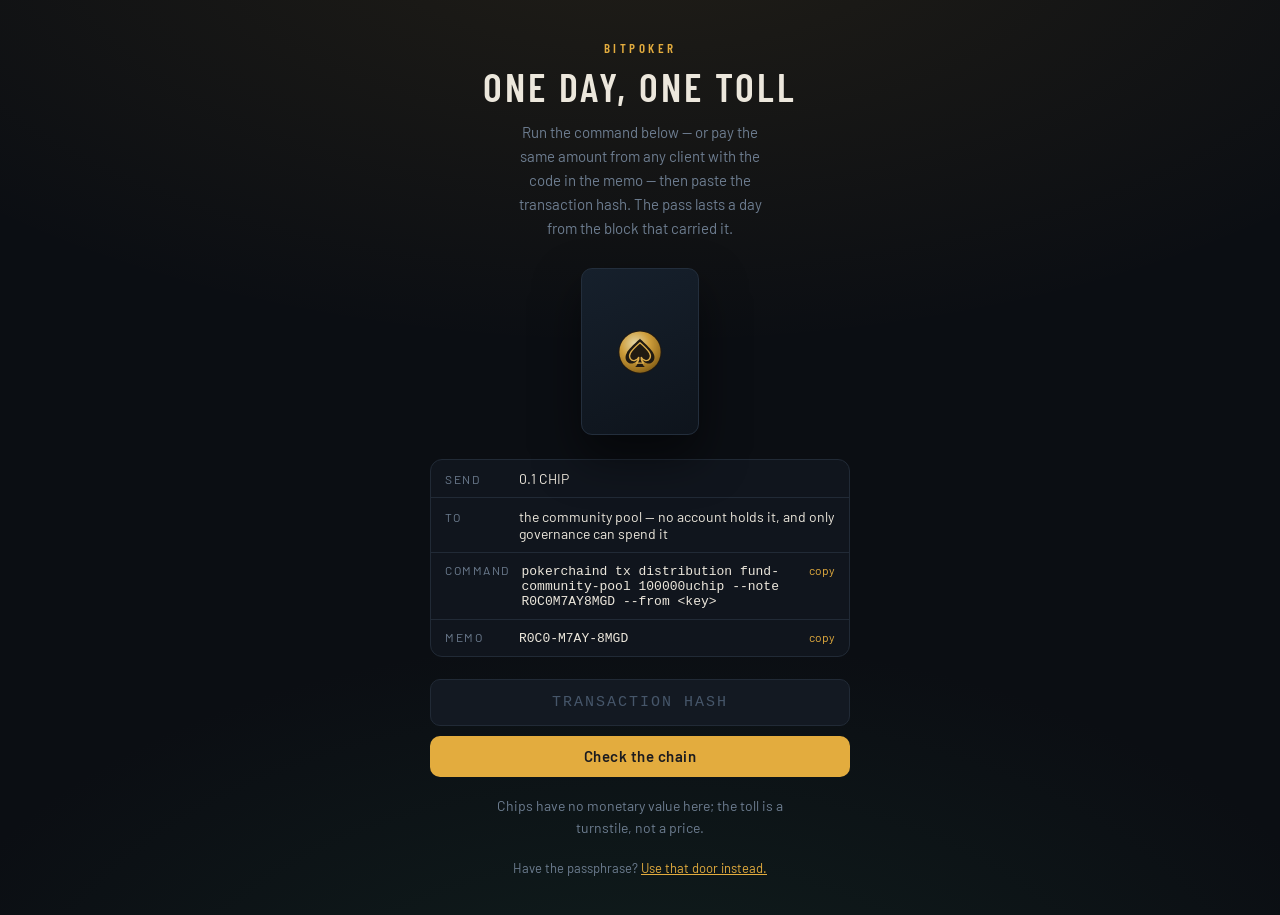
<file: crypto.html>
<!doctype html>
<html lang="en">
  <head>
    <meta charset="utf-8">
    <meta name="viewport" content="width=device-width, initial-scale=1">
    <title>Cryptography — BitPoker internal engineering reference</title>
    <meta name="description" content="FourQ, joint keys, the Barnett–Smart deck, the Neff shuffle NIZK, per-card reveal shares, and the signed message chain.">
    <meta name="robots" content="noindex, nofollow">
    <meta name="theme-color" content="#0b0e13">
    <link rel="icon" href="assets/favicon.svg" type="image/svg+xml">
    <link rel="icon" href="assets/favicon-32.png" type="image/png" sizes="32x32">
    <link rel="icon" href="assets/favicon-16.png" type="image/png" sizes="16x16">
    <link rel="apple-touch-icon" href="assets/apple-touch-icon.png" sizes="180x180">
    <link rel="preconnect" href="https://fonts.googleapis.com">
    <link rel="preconnect" href="https://fonts.gstatic.com" crossorigin>
    <link
      href="https://fonts.googleapis.com/css2?family=Barlow+Condensed:wght@500;600;700&amp;family=Barlow:wght@400;500;600&amp;display=swap"
      rel="stylesheet"
    >
    <link rel="stylesheet" href="styles.css">
    <script src="config.js"></script>
    <script src="turnstile.js"></script>
    <script src="script.js" defer></script>
  </head>

  <body>
    <a class="skip-link" href="#main">Skip to content</a>

    <header class="site-header" id="top">
      <div class="wrap header-inner">
        <a class="brand" href="overview.html" aria-label="BitPoker engineering home">
          <img src="assets/bitpoker-mark.svg" alt="" width="34" height="34">
          <span>BitPoker</span>
          <span class="brand-tag">internal</span>
        </a>

        <button class="nav-toggle" type="button" aria-expanded="false" aria-controls="site-nav">
          <span class="nav-toggle-bars" aria-hidden="true"></span>
          Menu
        </button>

        <nav class="site-nav" id="site-nav" aria-label="Primary">
          <a href="overview.html">Overview</a>
          <a href="crypto.html" aria-current="page">Cryptography</a>
          <a href="protocol.html">Protocol</a>
          <a href="chain.html">Chain</a>
          <a href="adjudication.html">Adjudication</a>
          <a href="relay.html">Relay</a>
          <a href="operations.html">Operations</a>
          <a href="testnet.html">Testnet</a>
          <a href="lessons.html">Lessons</a>
        </nav>
      </div>
    </header>

    <main id="main">
      <section class="page-hero">
        <div class="wrap">
          <p class="eyebrow">Plane 1 · the deck</p>
          <h1>Mental poker on FourQ.</h1>
          <p class="lede">
            Every card in play is an elliptic-curve ciphertext that neither
            player can open alone. This page is the crypto: how a card is
            represented, how two people shuffle a deck neither can see, how a
            single card gets revealed without revealing the rest, and how every
            protocol message signs itself into evidence.
          </p>
        </div>
      </section>

      <div class="wrap doc-layout">
        <nav class="toc" aria-label="On this page">
          <p class="toc-title">Contents</p>
          <ol>
            <li><a href="#cards">Cards and joint keys</a></li>
            <li><a href="#session-keys">Session identity</a></li>
            <li><a href="#shuffle">The shuffle</a></li>
            <li><a href="#reveal">Revealing a card</a></li>
            <li><a href="#auth">Message authentication</a></li>
            <li><a href="#rng">The RNG problem</a></li>
            <li><a href="#why">Why these choices</a></li>
          </ol>
        </nav>

        <article class="prose">
          <h2 id="cards">Cards and joint keys</h2>
          <p>
            Each of the 52 cards is a point on the FourQ curve. A
            <strong>stack</strong> is an ordered vector of ElGamal-style
            ciphertext pairs under a <strong>combined public key</strong>
            formed by adding the two players' session public key points:
          </p>

          <div class="codeblock">
            <span class="code-caption">the whole trick, in one line</span>
            <code>P_comb = P_A + P_B          (point addition on FourQ)

card_i  = Enc(P_comb, card_point_i)   — neither sk_A nor sk_B alone decrypts
sk_A + sk_B together  →  the card point  →  face value via the stack-zero table</code>
          </div>

          <p>
            This is the Barnett–Smart mental-poker construction. The property
            the whole system leans on is that the combined key is a
            <em>sum</em>: it is symmetric in the two players, so neither is a
            "server" and neither is privileged. Both key shares are needed to
            open anything, and each share is released only for the specific
            card the protocol says may be seen.
          </p>

          <h2 id="session-keys">Session identity is not chain identity</h2>
          <p>
            A player's in-game identity is a <code>FiatShamirSecretKey</code>
            — a FourQ scalar plus its derived 96-byte public commitment
            (<code>publicKey ‖ commitment ‖ random</code>). This is a
            <strong>per-session game key, entirely separate from the chain
            account key</strong>.
          </p>
          <p>
            The separation is what makes the dispute path survivable.
            Revealing the session secret key after a hand exposes that hand's
            cards — which are being adjudicated anyway — and nothing else.
            Funds are never at risk from a reveal, because funds are controlled
            by the chain key and the reveal is of a different key entirely.
          </p>
          <p>
            The 96-byte public key is committed on chain in the player's
            <code>GameIntent</code> <em>before any cards exist</em>. That is
            what makes the later revelation checkable: the adjudication engine
            verifies
            <code>session_secret_key · G == the on-chain public key point</code>
            before it believes anything a disputing party submits. A player
            cannot reveal "a" key that happens to decrypt to favourable cards;
            it must reveal <em>the</em> key they committed to.
          </p>

          <h2 id="shuffle">The shuffle</h2>
          <p>
            Shuffling happens exactly twice per hand, once by each player, in
            sequence:
          </p>
          <ol class="pipeline">
            <li>
              <b>Player A shuffles</b>
              <span>
                Takes the canonical initial stack S₀, applies a secret
                permutation π and re-encrypts every card with fresh
                randomness rₓ under the combined key, producing stack S₁ plus
                a NIZK proof P₁.
              </span>
            </li>
            <li>
              <b>Player B verifies, then shuffles</b>
              <span>
                Verifies P₁ against (S₀ → S₁), then applies its own π′ and
                rₓ′, producing S₂ and P₂. <strong>S₂ is the deck the hand is
                played from.</strong>
              </span>
            </li>
          </ol>

          <p>
            The proof
            (<code>NeffVerifibleMixing::ProveStack</code> /
            <code>VerifyStack</code>) establishes that the output stack is a
            permutation-and-re-encryption of the input stack
            <strong>without revealing which permutation</strong>.
          </p>

          <div class="callout">
            <p>
              <strong>Order-independence is load-bearing, not incidental.</strong>
              Because the combined key is the <em>sum</em> of the two public
              key points, it does not matter who shuffles first, and
              verification does not depend on shuffle order. The adjudication
              engine relies on exactly this property when it reconstructs the
              shuffle chain from evidence that may be partial — it can verify
              the steps it has without needing to know which player's turn it
              was supposed to be.
            </p>
          </div>

          <h3>The security argument, stated small</h3>
          <p>
            Two claims, both reductions:
          </p>
          <ul>
            <li>
              For the deck to be <strong>biased</strong>, a player would have
              to produce a shuffle that is <em>not</em> a
              permutation-and-re-encryption and still pass the NIZK.
            </li>
            <li>
              For a card to be <strong>read early</strong>, an adversary would
              need both key shares — and the protocol releases only one, for
              only the card being legitimately shown.
            </li>
          </ul>
          <p>
            Note what is <em>not</em> claimed: that a player cannot learn
            something from the ciphertexts they themselves produced. They
            know their own permutation. What they cannot do is undo the other
            player's, and that is the whole requirement.
          </p>

          <h2 id="reveal">Revealing a card</h2>
          <p>
            To let the opponent see card <em>i</em>, a player emits a
            <code>FiatShamirCardkey</code> — a per-card decryption share with
            an attached proof that the share was correctly derived from the
            player's committed public key and that specific ciphertext.
          </p>
          <ol class="pipeline">
            <li>
              <b>Validate before applying</b>
              <span>
                The receiver validates the share against the sender's public
                key <em>before</em> using it. An invalid share is a hard
                cryptographic fault, not a retry — see
                <code>revealMyOpenCards</code>, where a failed
                <code>cardkey.validate()</code> fails the hand.
              </span>
            </li>
            <li>
              <b>Combine and map</b>
              <span>
                Combining one's own share with the peer's yields the plaintext
                card point, which maps back to a face value via the canonical
                stack-zero table.
              </span>
            </li>
          </ol>

          <h2 id="auth">Message authentication: the history is the evidence</h2>
          <p>
            Every protocol message (<code>MsgMove</code>) carries a
            <code>MsgHeader</code> with a session id, a message id, the
            previous message id, type flags, and a
            <strong>SchnorrQ signature over the whole serialised message with
            the signature field zeroed</strong>. Signing uses the session key,
            not the chain key. Two properties follow, and the dispute system is
            built on both:
          </p>
          <ul>
            <li>
              The message history is a <strong>signed, hash-linked
              chain</strong>. Neither party can later present a rewritten
              history: the adjudicator attributes every action to whichever
              seat's session key signed it, and uses <em>that</em> attribution
              — not the submitter's claims — to enforce turn order.
            </li>
            <li>
              Evidence is <strong>self-authenticating</strong>. A player
              submits <em>the opponent's own signed messages</em> as evidence;
              the opponent cannot repudiate them.
            </li>
          </ul>

          <div class="codeblock">
            <span class="code-caption">message id structure — cheap ordering, duplicate detection and hand-boundary checks with no extra state</span>
            <code>message_id = (hand_id &lt;&lt; 16) | round_id</code>
          </div>

          <h2 id="rng">The RNG problem</h2>
          <p>
            One subtlety with large consequences. The normal decryption helper
            path draws randomness internally. The adjudication engine must
            <strong>never</strong> draw randomness — any non-reproducible
            output inside consensus is a fork, not a bug — so it decrypts by a
            mathematically equivalent but RNG-free route: direct
            elliptic-curve point subtraction using the two known session
            secret keys. Same result, zero entropy consumed.
          </p>
          <p>
            This is not a micro-optimisation. It is the reason the same
            verification code can run in a live client (where randomness is
            fine and expected) and inside a validator (where it is fatal), and
            it is enforced at runtime rather than by convention — see
            <a href="adjudication.html#guard">the three-layer determinism
            guard</a>.
          </p>

          <h2 id="why">Why these choices</h2>
          <div class="defs">
            <table>
              <tr>
                <th>FourQ, not a standard curve</th>
                <td>
                  Mental poker is point-multiply-heavy: 52 cards × 2 shuffles
                  × re-encryption, plus NIZK verification, all in the
                  interactive path where latency is felt. FourQ is chosen for
                  speed at that specific workload. The cost is that every
                  determinism question has to be re-answered per architecture,
                  because it is not a library everyone has built for arm64
                  consensus before.
                </td>
              </tr>
              <tr>
                <th>Barnett–Smart, not MPC</th>
                <td>
                  General secure multi-party computation would give the same
                  property with a stronger guarantee and roughly two orders of
                  magnitude more work per card. The two-party structure of
                  heads-up poker makes the ElGamal-sum construction sufficient,
                  and it is auditable by a person rather than by a proof
                  assistant.
                </td>
              </tr>
              <tr>
                <th>Neff-style NIZK</th>
                <td>
                  A shuffle without a proof is a player choosing the deck.
                  Neff's construction gives permutation-and-re-encryption
                  proofs that verify fast and, critically here, verify
                  order-independently — which the partial-evidence reconstruction
                  in the adjudicator needs.
                </td>
              </tr>
              <tr>
                <th>SchnorrQ over the session key</th>
                <td>
                  Signing every message with the chain key would put the
                  player's wallet in the hot path of a latency-sensitive
                  protocol and make every message a broadcast-candidate. The
                  session key gives the same non-repudiation for evidence
                  purposes and stays off the wallet.
                </td>
              </tr>
            </table>
          </div>

          <p class="note">
            Source: <code>bitpoker/include/core/</code>,
            <code>bitpoker/src/core/</code> (card/stack types, shuffle prove &amp;
            verify, cardkey, SchnorrQ), and the whitepaper §3. The security
            argument above is deliberately informal — the reductions are
            standard for this construction; what is specific to BitPoker is
            how the pieces are wired to the dispute path.
          </p>
        </article>
      </div>
    </main>

    <footer class="site-footer">
      <div class="wrap footer-inner">
        <div class="footer-brand">
          <img src="assets/bitpoker-mark.svg" alt="" width="40" height="40">
          <p>
            BitPoker — trust-minimised heads-up poker over mental cryptography
            and on-chain adjudication. Internal engineering reference; not for
            distribution.
          </p>
        </div>

        <nav class="footer-links" aria-label="Footer">
          <a href="protocol.html">Next: the game protocol →</a>
          <a href="assets/bitpoker-whitepaper.pdf">Whitepaper (PDF)</a>
          <a href="adjudication.html">Adjudication</a>
          <a href="https://github.com/bitworker20" rel="noopener noreferrer" target="_blank">Source</a>
        </nav>
      </div>
      <div class="wrap footer-note">
        <p>
          Testnet software. Chips have no monetary value.
          <button class="lock" type="button" data-lock>Lock this browser</button>
        </p>
      </div>
    </footer>
  </body>
</html>
</file>
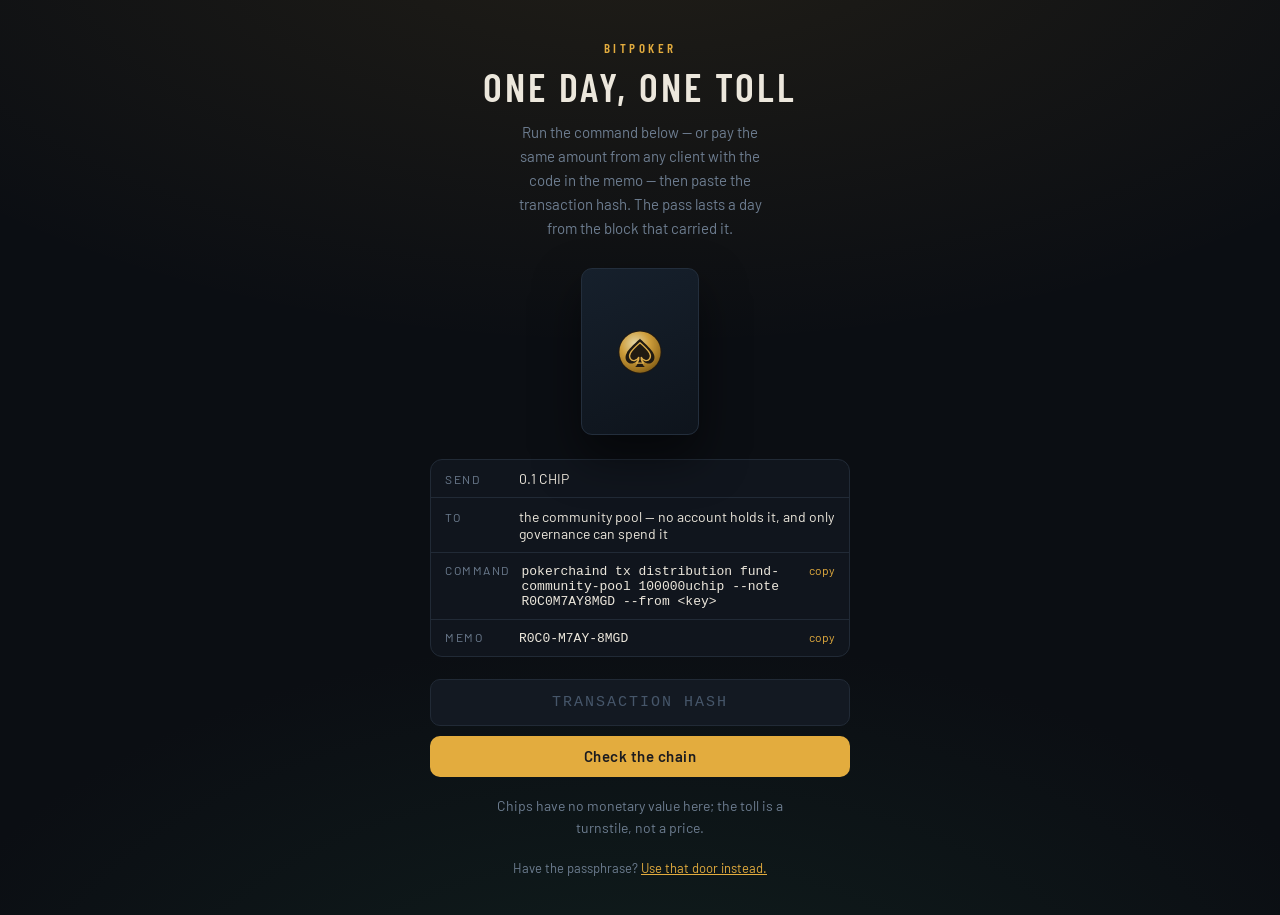
<file: lessons.html>
<!doctype html>
<html lang="en">
  <head>
    <meta charset="utf-8">
    <meta name="viewport" content="width=device-width, initial-scale=1">
    <title>Lessons &amp; open problems — BitPoker internal engineering reference</title>
    <meta name="description" content="What happened when the design met real networks: the disconnect that never disconnected, transactions that 'succeeded', and the gaps we still carry honestly.">
    <meta name="robots" content="noindex, nofollow">
    <meta name="theme-color" content="#0b0e13">
    <link rel="icon" href="assets/favicon.svg" type="image/svg+xml">
    <link rel="icon" href="assets/favicon-32.png" type="image/png" sizes="32x32">
    <link rel="icon" href="assets/favicon-16.png" type="image/png" sizes="16x16">
    <link rel="apple-touch-icon" href="assets/apple-touch-icon.png" sizes="180x180">
    <link rel="preconnect" href="https://fonts.googleapis.com">
    <link rel="preconnect" href="https://fonts.gstatic.com" crossorigin>
    <link
      href="https://fonts.googleapis.com/css2?family=Barlow+Condensed:wght@500;600;700&amp;family=Barlow:wght@400;500;600&amp;display=swap"
      rel="stylesheet"
    >
    <link rel="stylesheet" href="styles.css">
    <script src="config.js"></script>
    <script src="turnstile.js"></script>
    <script src="script.js" defer></script>
  </head>

  <body>
    <a class="skip-link" href="#main">Skip to content</a>

    <header class="site-header" id="top">
      <div class="wrap header-inner">
        <a class="brand" href="overview.html" aria-label="BitPoker engineering home">
          <img src="assets/bitpoker-mark.svg" alt="" width="34" height="34">
          <span>BitPoker</span>
          <span class="brand-tag">internal</span>
        </a>

        <button class="nav-toggle" type="button" aria-expanded="false" aria-controls="site-nav">
          <span class="nav-toggle-bars" aria-hidden="true"></span>
          Menu
        </button>

        <nav class="site-nav" id="site-nav" aria-label="Primary">
          <a href="overview.html">Overview</a>
          <a href="crypto.html">Cryptography</a>
          <a href="protocol.html">Protocol</a>
          <a href="chain.html">Chain</a>
          <a href="adjudication.html">Adjudication</a>
          <a href="relay.html">Relay</a>
          <a href="operations.html">Operations</a>
          <a href="testnet.html">Testnet</a>
          <a href="lessons.html" aria-current="page">Lessons</a>
        </nav>
      </div>
    </header>

    <main id="main">
      <section class="page-hero">
        <div class="wrap">
          <p class="eyebrow">The part that was actually hard</p>
          <h1>Scar tissue.</h1>
          <p class="lede">
            The Barnett–Smart construction and the shuffle proof are
            textbook. What took real work is everything below — failures
            that were invisible to unit tests, found only by end-to-end runs
            against real networks, real gas limits and real CLI tools. Each
            one is written here as symptom → strategy → the rule it left
            behind, because most rules in this codebase are scar tissue and
            knowing the scar stops you re-inflicting it.
          </p>
        </div>
      </section>

      <div class="wrap doc-layout">
        <nav class="toc" aria-label="On this page">
          <p class="toc-title">Contents</p>
          <ol>
            <li><a href="#deadends">Sessions that could never end</a></li>
            <li><a href="#neverdisconnects">The disconnect that never disconnects</a></li>
            <li><a href="#empty">Empty evidence, and the tempting fix</a></li>
            <li><a href="#slow">An opponent who may legitimately be slow</a></li>
            <li><a href="#success">Transactions that "succeeded"</a></li>
            <li><a href="#capability">Silent capability gaps</a></li>
            <li><a href="#tooling">Tooling that lies</a></li>
            <li><a href="#repro">Making disputes reproducible</a></li>
            <li><a href="#open">Open problems</a></li>
          </ol>
        </nav>

        <article class="prose">
          <h2 id="deadends">1. Sessions that could never end</h2>
          <p>
            <strong>Symptom.</strong> A live test run left three matched
            sessions parked in <code>ACTIVE</code> forever, escrow locked.
            <code>ClaimSessionTimeout</code> only accepted
            <code>RESULT_PENDING</code>; becoming <code>ACTIVE</code> set no
            deadline at all. If both clients crashed, never started, or
            simply walked away, nothing on chain could ever move that
            session.
          </p>
          <p>
            <strong>Strategy.</strong> Treat "every state has a bounded
            exit" as an invariant to be audited per state, not an emergent
            property. <code>session_active_timeout_blocks</code> and the
            unanswered-assignment void path close the two known dead ends,
            and <code>escrow_liveness_test.go</code> walks the state enum so
            a new state without an exit test fails the build.
          </p>
          <div class="callout">
            <p>
              <strong>The rule:</strong> in an escrow system, read the state
              diagram as a <em>liveness</em> diagram. A state with no
              outgoing timed edge is a fund-loss bug even if no code path is
              wrong.
            </p>
          </div>

          <h2 id="neverdisconnects">2. The disconnect that never disconnects</h2>
          <p>
            <strong>Symptom.</strong> The single most damaging bug found. A
            player's peer process was killed mid-shuffle; the survivor hung
            for <strong>over ten minutes</strong> with no reconnect, no
            evidence submission, nothing. The reason is structural: the
            client's WebSocket connects to <em>the relay</em>, not to the
            peer. When the peer's process dies, that connection stays
            perfectly healthy — the relay answers pings normally. The
            transport's idle timeout covers connection idleness, not
            "connection fine, peer has stopped talking." The design
            document's assumption that resync relies on the transport read
            timeout to establish that the peer never returned was simply
            false under relay transport: <strong>that timeout did not
            exist.</strong>
          </p>
          <p>
            The dispute pathway was, in other words, unreachable. Everything
            downstream — adjudication, dispute fees, forfeit verdicts — had
            been unit-tested against a gate no live game could ever open.
          </p>
          <p>
            <strong>Strategy.</strong> <code>readPeerMessageBounded</code>
            caps the wait on the <em>peer</em> specifically, using a budget
            derived as <code>2 × action_timeout + 30</code> (default 150
            s). Timeout is handled on the same path as a read failure:
            reconnect → resync → escalate on chain. The resync handshake
            read is bounded too, or the handshake hangs the same way.
          </p>
          <div class="callout">
            <p>
              <strong>The budget's derivation matters more than its
              value.</strong> It must be substantially larger than the
              opponent's own action timeout — otherwise a slow but honest
              opponent gets classified as absent and a real-money game is
              escalated into a dispute. <em>Falsely escalating an honest
              game is worse than waiting longer</em>, so the parameter is
              derived from the action timeout rather than set independently,
              making it impossible to configure the two into contradiction.
            </p>
          </div>
          <p>
            Result: ten-plus minutes of hanging became 60 s detection →
            reconnect → bounded resync → on-chain escalation.
          </p>

          <h2 id="empty">3. Empty evidence, and the temptation to fix it on chain</h2>
          <p>
            <strong>Symptom.</strong> When the peer vanishes <em>very</em>
            early — before the survivor has recorded any message at all —
            the survivor's history is empty. The chain rejects empty
            evidence, the follow-up secret is rejected too ("secrets are
            only accepted for a disputed session"), and the session sits in
            <code>ACTIVE</code> until the ~14 h backstop.
          </p>
          <p>
            <strong>The tempting fix, and why it was rejected.</strong>
            Relaxing the on-chain gate to accept "connection lost" evidence
            with no history would let <em>either</em> party pull a live
            session into <code>DISPUTED</code> with a content-free
            submission. Empty history is not "undecidable" to the engine —
            it is a <em>valid verdict</em>, <code>REFUND_UNDEALT</code>,
            which refunds each side's on-chain <em>opening</em> chips.
            Since sessions are multi-hand and the chain records the opening
            stacks, a player several hands down could submit empty evidence,
            immediately adjudicate, and <strong>erase their losses</strong>.
            Plugging that would require further consensus rules — two
            interlocking rules in consensus for a situation the client can
            avoid entirely.
          </p>
          <p>
            <strong>Strategy.</strong> Fix it in the client, leave the
            consensus gate intact. If <code>collectMessageHistory()</code>
            is empty, the client submits neither evidence nor secret — the
            latter especially, since that transaction is certain to be
            rejected while still publicly burning the session identity — and
            marks the session <code>abandonedBeforePlay()</code>. The
            session runner then drives the pre-existing <em>retreat</em>
            path (split-pot abort result → result timeout → DISPUTED →
            reveal → adjudicate), reaching a refund in about
            <strong>six minutes instead of fourteen hours</strong>, using
            only existing primitives and <strong>zero consensus
            changes</strong>.
          </p>
          <p>
            Placing this in the shared session runner rather than in each UI
            was equally deliberate: unattended clients (the dispatcher
            worker) have nobody to press a "retreat" button, and they are
            precisely the ones most likely to face an opponent who never
            arrives.
          </p>
          <div class="callout">
            <p>
              <strong>The rule:</strong> resist fixing client problems by
              adding rules to consensus. A client-side fix using existing
              primitives is cheaper, reversible, and doesn't need a network
              upgrade.
            </p>
          </div>

          <h2 id="slow">4. Waiting for an opponent who may legitimately be slow</h2>
          <p>
            <strong>Symptom.</strong> If the peer dies before sending its
            session hello, the survivor blocks forever in
            <code>initSession</code> — worse than §2, since it never even
            reaches "session failed."
          </p>
          <p>
            <strong>Strategy, with an explicit trade-off.</strong> The §2
            budget was <em>not</em> reused, because waiting for a hello is
            also a <strong>legitimate recovery state</strong>: the protocol
            supports both parties re-announcing to resume a session, and a
            player may return much later. A flat 150 s would break "keep
            the table open while my opponent reconnects." So the bound is
            long and configurable — <code>peerHelloTimeoutSeconds</code>,
            default <strong>1800 s</strong>, <code>0</code> meaning wait
            forever — with a per-second countdown surfaced through the event
            sink to every front end (Qt, mobile, TUI render it; the CLI
            prints at 30 s intervals and every second for the last ten,
            because per-second terminal output is noise). On expiry the
            client does <em>not</em> retry the relay — that only re-spends
            the same budget — but reuses the §3 conclusion: no messages
            means no dispute, so go straight to the refund path. Verified
            live end to end with the bound lowered to 60 s.
          </p>

          <h2 id="success">5. Transactions that "succeeded"</h2>
          <p>
            Three independent failure modes, all of which made the client
            believe it had reached the chain when it had not:
          </p>
          <ul>
            <li>
              <strong>Gas that does not scale with payload.</strong>
              Evidence carries an entire hand's message history; a single
              shuffle message is ~16 KB. One real hand needed
              <strong>732 070</strong> gas against a fixed 300 000 shared
              by all game transactions — meaning <em>every real evidence
              submission was guaranteed to fail</em>, and to fail
              <strong>after</strong> <code>CheckTx</code> passed, so the
              client saw success. Fixed by scaling:
              <code>400 000 + 60 × payload_bytes</code>.
            </li>
            <li>
              <strong><code>pokerchaind tx</code> exits 0 on rejection.</strong>
              The CLI returns success even when the node rejects the
              transaction, so code 32 (sequence mismatch) and code 11 (out
              of gas) were both read as success. The submitter now parses
              the response <code>code</code>, and retries sequence
              mismatches with a bounded wait of 6 s — longer than one 5 s
              block, because 2 s never once worked.
            </li>
            <li>
              <strong>Broadcast accepted ≠ executed.</strong> Acceptance
              into the mempool says nothing about inclusion or execution.
              The submitter now polls <code>query tx &lt;hash&gt;</code> for
              inclusion <em>and</em> <code>code == 0</code>. This
              immediately surfaced two previously invisible classes of
              failure: transactions silently dropped from the mempool (how
              the secret submissions were being lost) and transactions
              included but failing execution (the out-of-gas evidence).
            </li>
          </ul>
          <div class="callout">
            <p>
              <strong>The rule:</strong> treat every layer boundary as an
              adversary that lies about success — exit codes, mempool
              acceptance, and <code>CheckTx</code> are all <em>not</em>
              proof of execution. Confirm at the layer that actually
              matters, and size resources from payload rather than from a
              constant.
            </p>
          </div>

          <h2 id="capability">6. Silent capability gaps between client classes</h2>
          <p>
            <strong>Symptom.</strong> Relay rewards depended on every
            client class implementing one optional thing: signing a reward
            receipt. Clients that delegate signing to an external CLI keep
            the key in a keyring, outside the process, and so
            <strong>silently never sent one</strong>; the browser clients
            never implemented sending at all. Either way the relay waited
            forever for a second signature, its fee became unpayable to
            anyone, and nothing anywhere said so.
          </p>
          <p>
            The same class of bug appeared again on the retreat path: it had
            only ever supported <em>native</em> signing, so clients that
            sign via the external <code>pokerchaind</code> CLI — which hold
            a key name and a keyring, not an unlocked keystore — failed
            <strong>every</strong> recovery transaction with
            <code>native signing requires an unlocked keystore</code>. The
            visible "retreat" button in the UI had never worked for that
            entire class of client. Only running the path for real revealed
            it.
          </p>
          <div class="callout">
            <p>
              <strong>The rule:</strong> when a capability is optional per
              client class, its absence must be <em>reported</em>, not
              skipped. A silently-skipped feature is indistinguishable from
              a broken one and costs far more to diagnose. The durable fix
              for the receipt case was to stop requiring the capability at
              all, by paying from a fact the chain already had — see
              <a href="relay.html#proof">settlement as the receipt</a>.
            </p>
          </div>

          <h2 id="tooling">7. Tooling that lies</h2>
          <ul>
            <li>
              <strong><code>cgo</code> stale archives.</strong> Go's build
              cache does not hash C++ archive <em>contents</em>, so
              validators kept linking a stale adjudicator. A deliberate
              <code>ArchiveHash</code> ldflags cache-buster forces
              relinking, and <code>make adjudicator-check</code> verifies
              the engine and the <code>.a</code> digest agree.
            </li>
            <li>
              <strong>A CLI descriptor that panicked every subcommand.</strong>
              <code>autocli</code> permits exactly one optional positional
              argument, and it must be last; adding three made
              <code>pokerchaind</code> panic on <em>every</em> subcommand
              including <code>init</code> — while <code>go test ./...</code>
              stayed entirely green. Fixed by moving to flags, plus a
              root-command guard test verified to catch the regression.
            </li>
            <li>
              <strong>A rake charged on refunds.</strong> <code>REFUND</code>
              verdicts were still taking a relay fee while three other void
              paths were not — the same user-visible outcome was charged or
              not purely by which code path reached it. Fees are now taken
              only when the hand truly produced a result.
            </li>
          </ul>
          <p>
            Each of these was found by end-to-end runs, not unit tests. The
            standing conclusion: three green unit suites prove three
            components work in isolation and say very little about the seam
            between them.
          </p>

          <h2 id="repro">8. Making disputes reproducible at all</h2>
          <p>
            <strong>Symptom.</strong> The dispute end-to-end scenario could
            not be tested, because a scripted hand runs from shuffle to
            settlement in about <strong>200 ms</strong> — there is no
            wall-clock window in which to kill a peer. Attempts at 12 s,
            4 s, 3 s and 1.2 s all landed after cooperative settlement.
          </p>
          <p>
            <strong>Strategy: deterministic fault injection at protocol
            granularity, not wall-clock.</strong>
            <code>BITPOKER_FAULT_DROP_AFTER_FRAMES=n</code> makes a client
            <code>_Exit</code> immediately <em>before</em> emitting frame
            <em>n</em>, so failures can be placed at exact protocol
            positions (frame 1 = announce, 2 = session hello, 3 = the
            first gameplay frame; hence <code>n=3</code> is "handshake
            complete, nothing shuffled"). Combined with seat lookup — seats
            are assigned pseudo-randomly on chain, so injecting into "the
            second client" hits the wrong seat roughly half the time — this
            made the entire dispute pathway reproducible on demand.
          </p>
          <div class="callout">
            <p>
              <strong>The rule:</strong> failure modes deserve at least as
              much design as the happy path — and they must be reproducible
              on demand, or they will only be discovered by users, with
              money on the table.
            </p>
          </div>

          <h2 id="open">Open problems</h2>
          <p>
            Stated plainly, because a reference that only lists strengths
            is marketing.
          </p>

          <h3>Unilateral disputes without peer awareness <span class="badge open">open</span></h3>
          <p>
            A player may, mid-game, submit their genuine history as
            evidence, pull the session into <code>DISPUTED</code>, and
            reveal their own secret. An opponent not watching the chain will
            be judged to have forfeited for failing to reveal, and can lose
            the entire escrow. The intended fix — clients polling their own
            session status during play and reacting immediately to
            <code>DISPUTED</code> — is designed but not yet implemented.
            <strong>This is the most significant known gap.</strong>
          </p>

          <h3>Settlement granularity <span class="badge wip">in progress</span></h3>
          <p>
            The chain records opening stacks and settles a session as a
            whole; per-hand checkpointing is designed (ADR-010, milestone
            M3) and partially built. Until it lands completely, "sit down
            and play N hands" is constrained, and adjudication reasons
            about a hand within a session rather than a running stack.
          </p>

          <h3>Bad-signature violations are not a verdict <span class="badge open">open</span></h3>
          <p>
            A history containing a non-participant's signature fails
            preflight as <code>MALFORMED_REQUEST</code> rather than
            producing a <code>VIOLATION_BAD_SIGNATURE</code> verdict,
            because the on-chain model has no "accuser" field. Tampering
            currently causes failure, not attributable loss.
          </p>

          <h3>Collusive "friendly" disputes <span class="badge open">open</span></h3>
          <p>
            Two colluding players can both decline to submit, producing a
            <code>BOTH</code> refund and avoiding all fees. Whether this
            warrants economic suppression is undecided.
          </p>

          <h3>The dispute fee is unmodelled <span class="badge open">open</span></h3>
          <p>
            The default <code>dispute_fee_bps</code> has no quantitative
            justification (§7.4 of the whitepaper). It is governance
            awaiting data.
          </p>

          <h3>Timeout policy is implicit <span class="badge open">open</span></h3>
          <p>
            When a hand times out mid-street but both players reveal, the
            engine decrypts the full board and runs a complete 7-choose-5
            showdown — "running it out" for cards never dealt in play. This
            is a fairness-relevant policy choice currently documented only
            in implementation comments; it deserves its own ADR.
          </p>

          <h3>Browser TLS <span class="badge open">open</span></h3>
          <p>
            Self-signed certificates with on-chain pinning work only for
            native clients. Any relay serving browsers needs a real CA
            certificate; ACME automation is designed but not implemented.
          </p>

          <h3>Volumetric DDoS <span class="badge open">open</span></h3>
          <p>
            Endpoint privacy raises the cost of discovery; it does not
            address L3/L4 capacity attacks, whose only real answer is
            network-layer budget.
          </p>

          <h3>Relay griefing <span class="badge open">open</span></h3>
          <p>
            A player who abandons a session mid-hand costs the relay the fee
            for work it already did, because payment is tied to settlement.
            The relay loses one flat fee and can deprioritise that player;
            there is no on-chain consequence for the abandoner beyond the
            dispute path they invoked.
          </p>

          <p class="note">
            Source: whitepaper §9 and §12, ADR-003 through ADR-012,
            <code>bitpoker/docs/ONCHAIN_ROADMAP.md</code>,
            <code>bitpoker/docs/adjudicator/PROGRESS.md</code>.
          </p>
        </article>
      </div>
    </main>

    <footer class="site-footer">
      <div class="wrap footer-inner">
        <div class="footer-brand">
          <img src="assets/bitpoker-mark.svg" alt="" width="40" height="40">
          <p>
            BitPoker — trust-minimised heads-up poker over mental cryptography
            and on-chain adjudication. Internal engineering reference; not for
            distribution.
          </p>
        </div>

        <nav class="footer-links" aria-label="Footer">
          <a href="overview.html">Back to overview</a>
          <a href="assets/bitpoker-whitepaper.pdf">Whitepaper (PDF)</a>
          <a href="operations.html">Operations</a>
          <a href="https://github.com/bitworker20" rel="noopener noreferrer" target="_blank">Source</a>
        </nav>
      </div>
      <div class="wrap footer-note">
        <p>
          Testnet software. Chips have no monetary value.
          <button class="lock" type="button" data-lock>Lock this browser</button>
        </p>
      </div>
    </footer>
  </body>
</html>
</file>
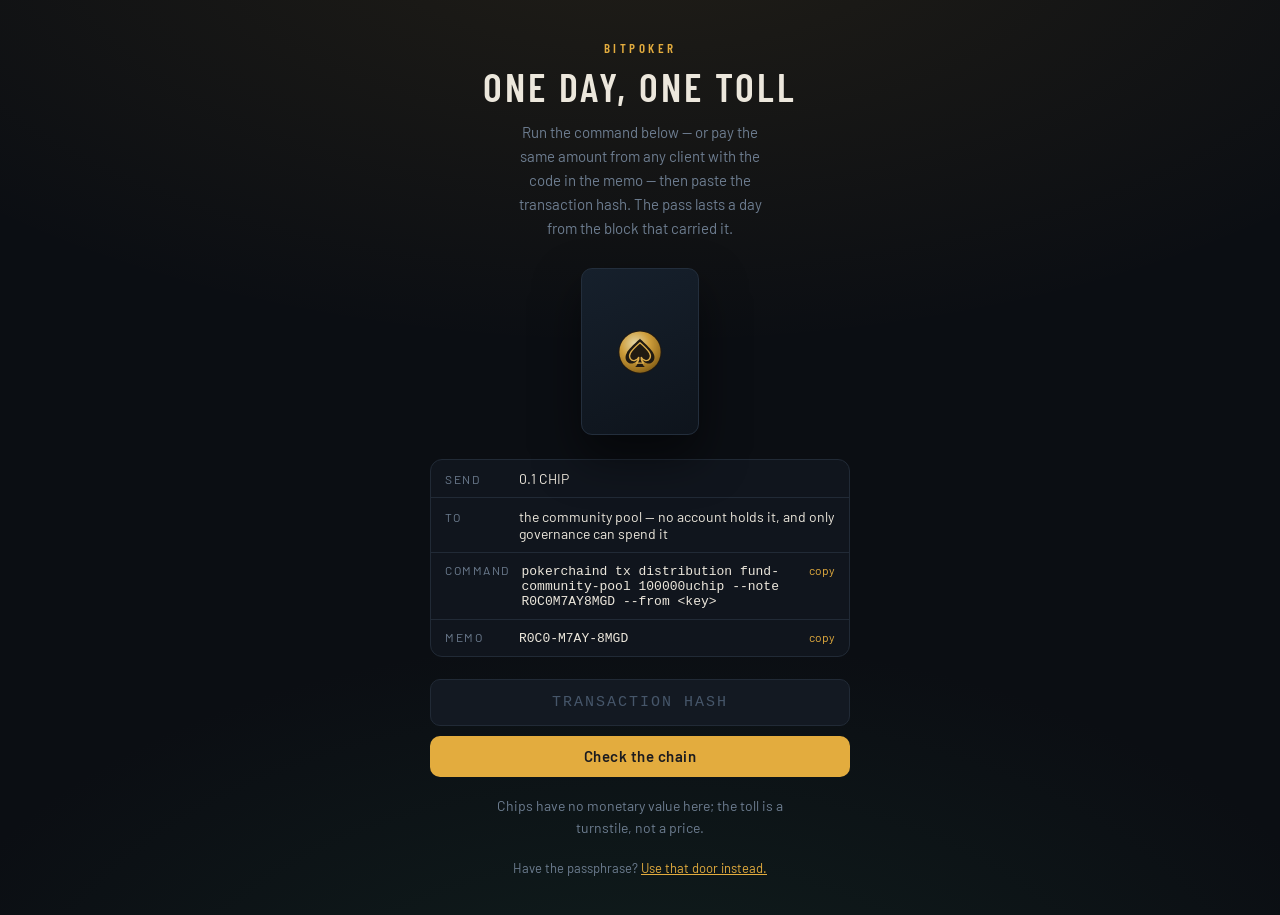
<file: operations.html>
<!doctype html>
<html lang="en">
  <head>
    <meta charset="utf-8">
    <meta name="viewport" content="width=device-width, initial-scale=1">
    <title>Operations — BitPoker internal engineering reference</title>
    <meta name="description" content="The verification matrix, clients and consumer boundaries, coordinated upgrades, and how each component is built, shipped and run.">
    <meta name="robots" content="noindex, nofollow">
    <meta name="theme-color" content="#0b0e13">
    <link rel="icon" href="assets/favicon.svg" type="image/svg+xml">
    <link rel="icon" href="assets/favicon-32.png" type="image/png" sizes="32x32">
    <link rel="icon" href="assets/favicon-16.png" type="image/png" sizes="16x16">
    <link rel="apple-touch-icon" href="assets/apple-touch-icon.png" sizes="180x180">
    <link rel="preconnect" href="https://fonts.googleapis.com">
    <link rel="preconnect" href="https://fonts.gstatic.com" crossorigin>
    <link
      href="https://fonts.googleapis.com/css2?family=Barlow+Condensed:wght@500;600;700&amp;family=Barlow:wght@400;500;600&amp;display=swap"
      rel="stylesheet"
    >
    <link rel="stylesheet" href="styles.css">
    <script src="config.js"></script>
    <script src="turnstile.js"></script>
    <script src="script.js" defer></script>
  </head>

  <body>
    <a class="skip-link" href="#main">Skip to content</a>

    <header class="site-header" id="top">
      <div class="wrap header-inner">
        <a class="brand" href="overview.html" aria-label="BitPoker engineering home">
          <img src="assets/bitpoker-mark.svg" alt="" width="34" height="34">
          <span>BitPoker</span>
          <span class="brand-tag">internal</span>
        </a>

        <button class="nav-toggle" type="button" aria-expanded="false" aria-controls="site-nav">
          <span class="nav-toggle-bars" aria-hidden="true"></span>
          Menu
        </button>

        <nav class="site-nav" id="site-nav" aria-label="Primary">
          <a href="overview.html">Overview</a>
          <a href="crypto.html">Cryptography</a>
          <a href="protocol.html">Protocol</a>
          <a href="chain.html">Chain</a>
          <a href="adjudication.html">Adjudication</a>
          <a href="relay.html">Relay</a>
          <a href="operations.html" aria-current="page">Operations</a>
          <a href="testnet.html">Testnet</a>
          <a href="lessons.html">Lessons</a>
        </nav>
      </div>
    </header>

    <main id="main">
      <section class="page-hero">
        <div class="wrap">
          <p class="eyebrow">Building, shipping, running</p>
          <h1>Operations: how we know it works.</h1>
          <p class="lede">
            Three green unit suites prove three components work in isolation
            and say very little about the seam between them. Everything on
            this page exists because of that sentence — the verification
            matrix, the golden vectors, the upgrade gates, and the rule that
            a failure you cannot reproduce on demand will be discovered by
            users with money on the table.
          </p>
        </div>
      </section>

      <div class="wrap doc-layout">
        <nav class="toc" aria-label="On this page">
          <p class="toc-title">Contents</p>
          <ol>
            <li><a href="#matrix">The verification matrix</a></li>
            <li><a href="#clients">Clients &amp; consumer boundaries</a></li>
            <li><a href="#wasm">The WASM staging trap</a></li>
            <li><a href="#upgrades">Coordinated upgrades</a></li>
            <li><a href="#packaging">Packaging</a></li>
            <li><a href="#commands">Command reference</a></li>
          </ol>
        </nav>

        <article class="prose">
          <h2 id="matrix">The verification matrix</h2>
          <div class="verify">
            <table>
              <tr>
                <th>C++ unit tests</th>
                <td>Core crypto, protocol, games, chain, relay, adjudicator, client, robot. <code>make test</code>.</td>
              </tr>
              <tr>
                <th>Go unit tests</th>
                <td>Keeper, params, genesis, relay daemon, protocol. <code>cd pokerchain &amp;&amp; make test</code>.</td>
              </tr>
              <tr>
                <th>Determinism gate</th>
                <td>Frozen 8-case corpus replayed on x86_64 + arm64; digests diffed against committed goldens.</td>
              </tr>
              <tr>
                <th>Cross-language golden vectors</th>
                <td>Wherever the same bytes must be produced by C++, Go and JavaScript — relay-id derivation, ECIES endpoint blobs, ClientHello signing — the contract is pinned by a vector one implementation generated and the others verify. Three implementations that each pass their own tests will otherwise drift, and the drift only appears in production.</td>
              </tr>
              <tr>
                <th>End-to-end matrix</th>
                <td>18 TH/ZJH scenarios against a live chain + relay + two clients, with per-hand settlement audits reconciling gross, rake and balances.</td>
              </tr>
              <tr>
                <th>Interop e2e</th>
                <td>WASM peer vs native peer plays three hands — the second hand is what proves the two client classes haven't forked on the rules. <code>bitpoker/test/interop/run_interop_e2e.sh</code>, <code>GAME=TH|ZJH|O8</code>.</td>
              </tr>
              <tr>
                <th>Live testnet</th>
                <td>Full dispute chain verified on chain: silence detection → reconnect → resync → evidence → DISPUTED → adjudicate → engine verdict → escrow released.</td>
              </tr>
              <tr>
                <th>Upgrade drill</th>
                <td><code>make upgrade-drill</code> re-runs a real proposal against a real HTTPS release source, crosses the height, and exercises relay rollback — now wired into CI by path trigger + weekly, so it no longer depends on someone remembering.</td>
              </tr>
            </table>
          </div>

          <h2 id="clients">Clients and consumer boundaries</h2>
          <p>
            One core, five front ends, all driving the same session logic —
            and the boundary each one crosses is different, which is why the
            boundary tests matter more than the client tests.
          </p>
          <ul class="client-list">
            <li><b>CLI</b> (<code>app/main.cpp</code>) — a thin REPL over <code>bitpoker_client</code>; the development reference.</li>
            <li><b>Qt desktop</b> — five screens with an animated felt table for TH, O8 and ZJH.</li>
            <li><b>Android</b> — Qt/QML mobile build.</li>
            <li><b>TUI</b> (<code>bitpoker-tui</code>) — terminal wallet + table with an intent watcher that auto-joins matched sessions; the usual host for unattended play.</li>
            <li><b>Browser</b> — the WASM path: <code>gamecore.wasm</code> via embind with JavaScript driving the session, behind the shared headless layer <code>@bitpoker/poker-session</code> (relay transport, gamecore worker, hand state machine, recovery judgement, fee discovery). The browser path never links the asio transport or the wallet layer — each front end injects its own signing stack.</li>
          </ul>
          <p>
            Two further components share the same core: a <strong>dispatcher</strong>
            that routes intents to worker clients, and a <strong>robot
            player</strong> — a personality-driven bot for TH, O8 and ZJH built on a
            sans-IO <code>DecisionView</code> seam so the brain is testable
            without a network.
          </p>

          <h2 id="wasm">The WASM staging trap</h2>
          <div class="callout warn">
            <p>
              <strong>The <code>gamecore.wasm</code> the browsers load is a
              committed binary. If you change gamecore source and forget to
              rebuild and commit it, nothing fails to build.</strong> The
              browser plays by the old rules, the native client by the new
              ones; opening stacks match so the first hand agrees, and the
              <em>second</em> hand forks — one side
              <code>session aborted mid-play</code>, the other stuck at
              showdown, escrow still locked on chain.
            </p>
            <p>
              The gate: <code>make wasm-stage</code> (compile + copy + stamp
              source hash + sync the keplr-vendored copy) and
              <code>make wasm-check</code>, a pre-build gate on
              <code>make webapp</code> / <code>make extension</code>.
              <code>tools/sync-poker-session.sh --check</code> keeps the
              vendored copy from drifting.
            </p>
          </div>

          <h2 id="upgrades">Coordinated upgrades</h2>
          <p>
            <code>pokerchaind</code> and <code>poker-relayd</code> ship in
            one signed manifest but <strong>never switch at the same
            time</strong>: the upgrader only pre-stages chain binaries via
            <code>cosmovisor add-upgrade</code>, Cosmovisor cuts the chain at
            the governance-selected height, and the relay switches only
            <em>after</em> locally-synced nodes report the plan applied.
            Without that order, a new relay protocol runs against an old
            chain.
          </p>
          <p>Four invariants, each corresponding to a network-wide failure:</p>
          <ul>
            <li>
              <strong>A signed release must be a cgo adjudicator build.</strong>
              A pure build returns <code>ErrAdjudicationUnavailable</code>
              for every adjudication; auto-pushing one to all validators
              locks every disputed escrow forever. Three guards enforce it
              (no Makefile target produces a pure node; a hand-built pure
              binary refuses to <code>start</code>; the packager reads
              <code>go version -m</code> tags and the ArchiveHash stamp).
            </li>
            <li>
              <strong>The chain plan in the manifest must have a registered
              handler</strong> in <code>app/upgrades</code> (plus declared
              <code>StoreUpgrades</code> for store add/remove). A missing
              registration is a network-wide halt at the planned height; the
              host re-verifies live with
              <code>pokerchaind upgrades list --json</code> before staging.
            </li>
            <li>
              <strong>Relay versions must be comparable semver</strong>, all
              derived from one place (<code>tools/version.sh</code>):
              <code>0.4.0</code> on a tag, <code>0.4.0-dev.N</code> after.
              Build numbers go only in the prerelease field — a four-segment
              <code>0.4.0.25</code> is not semver and gets rejected, and
              <code>0.4.0+25</code> is legal but, per spec, never compares,
              so the upgrade never fires and never errors.
            </li>
            <li>
              <strong>The relay protocol number is raised in two releases.</strong>
              First ship a relay that serves N+1 while still accepting N,
              plus new clients; only once clients have actually spread does a
              second release raise <code>relay.MinProtocolVersion</code>.
              Raising the minimum is the one action that cuts old clients
              off.
            </li>
          </ul>

          <p>
            Draining is not "refuse everything" — it is "accept no new
            sessions": <em>in-progress sessions can still reconnect</em>
            (refusing a reconnect locks two players and their escrow out
            forever, and the drain never finishes). Chain state flips to
            DRAINING so matchmaking stops assigning,
            <code>/admin/resume</code> is the only exit that doesn't kill
            live sessions, and the fleet staggers deterministically by
            <code>hash(relay_id)</code> inside the window — otherwise every
            relay drains in the same timer tick.
          </p>

          <div class="callout">
            <p>
              <strong>Swapping a binary is not an upgrade.</strong> Module
              state migrations only run at a governance-planned, registered
              handler's height. An in-place binary swap gives you new code
              reading old state with no symptoms — derived indexes
              self-heal lazily, params do not. After upgrading, check
              <code>/cosmos/upgrade/v1beta1/module_versions</code>; the
              version string alone will not show it.
            </p>
          </div>

          <h2 id="packaging">Packaging</h2>
          <p>
            <code>make deb</code> produces seven packages (node / relay /
            upgrader / faucet / cli carry binaries by architecture; common
            and node-config are <code>arch: all</code>).
            <strong>Packages install software, not state</strong>: genesis,
            validator keys, relay node keys, keyrings and tomls are never
            touched (not even on purge), and nothing starts after install —
            a node without a genesis restart-storms, and an
            <code>auto-register</code> relay starts by locking a bond;
            neither is the package manager's call.
          </p>
          <p>
            The dependency rule that matters: <code>pokerchaind</code> is
            not pure Go (cgo carries the C++ adjudication engine), and the
            library requirement <strong>cannot be written as
            <code>Depends</code></strong> — library package names carry
            sonames that differ per distro, so the package would fail to
            install on a host that can run it. Only the three names that are
            identical on every Debian/Ubuntu (<code>libc6</code>,
            <code>libstdc++6</code>, <code>libgcc-s1</code>) stay in
            <code>Depends</code>; the rest go to <code>Recommends</code>,
            and the real requirement is checked by the postinst with
            <code>ldd</code> against the binary, naming the missing soname
            and failing the install.
          </p>

          <h2 id="commands">Command reference</h2>
          <div class="codeblock">
            <span class="code-caption">the gates, from the monorepo root</span>
            <code>make test                          # C++ unit tests (incl. adjudicator goldens)
cd pokerchain &amp;&amp; make test           # chain-side keeper tests
cd pokerchain &amp;&amp; make adjudicator-check   # cgo engine vs .a digest (beats the Go build cache)
cd webapp &amp;&amp; npm test                # site + @bitpoker/poker-session vitest
tools/sync-poker-session.sh --check  # vendored poker-session not drifted
make gas-table-check                 # client gas bounds same source as the chain's table
make wasm-check                      # committed gamecore.wasm same age as gamecore source
make upgrader-check                  # upgrader can read AND exec the binaries it upgrades
make deb-check                       # seven packages: units match contrib/systemd, no /var/lib owns, no auto-start
make hooks                           # pre-push hook: the three silent-failure gates in one pass

bitpoker/test/interop/run_interop_e2e.sh                 # wasm vs native, three hands
GAME=O8 bitpoker/test/interop/run_interop_e2e.sh         # same, Omaha
bitpoker/test/interop/run_chain_checkpoint_e2e.sh        # ADR-010: two hands on a real chain, then drop

CHROME=&lt;chrome-for-testing-136&gt; EXT_DIR=&lt;ext&gt;/dist \
GAME=ZJH MODE=dispute ADJUDICATE=1 \
  bitpoker/test/interop/run_chain_e2e.sh                 # full keplr-vs-native chain e2e with verdict assertion</code>
          </div>

          <p class="note">
            Source: <code>Makefile</code>, <code>packaging/</code>,
            <code>pokerchain/docs/CHAIN_UPGRADE_RUNBOOK.md</code>,
            <code>pokerchain/docs/RELAY_UPGRADES.md</code>,
            <code>deploy/upgrade-e2e/</code>, ADR-009.
          </p>
        </article>
      </div>
    </main>

    <footer class="site-footer">
      <div class="wrap footer-inner">
        <div class="footer-brand">
          <img src="assets/bitpoker-mark.svg" alt="" width="40" height="40">
          <p>
            BitPoker — trust-minimised heads-up poker over mental cryptography
            and on-chain adjudication. Internal engineering reference; not for
            distribution.
          </p>
        </div>

        <nav class="footer-links" aria-label="Footer">
          <a href="lessons.html">Next: lessons &amp; open problems →</a>
          <a href="assets/bitpoker-whitepaper.pdf">Whitepaper (PDF)</a>
          <a href="overview.html">Back to overview</a>
          <a href="https://github.com/bitworker20" rel="noopener noreferrer" target="_blank">Source</a>
        </nav>
      </div>
      <div class="wrap footer-note">
        <p>
          Testnet software. Chips have no monetary value.
          <button class="lock" type="button" data-lock>Lock this browser</button>
        </p>
      </div>
    </footer>
  </body>
</html>
</file>
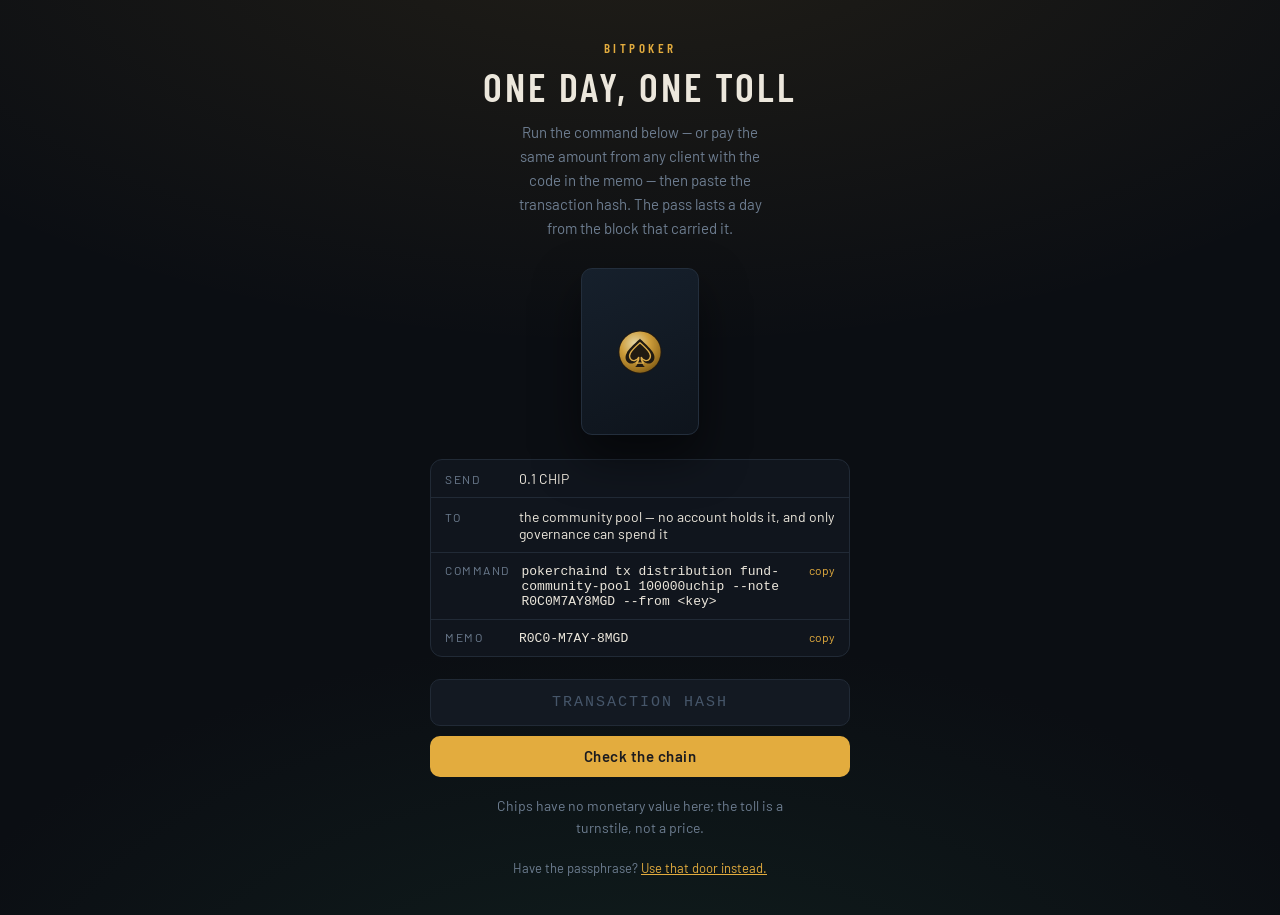
<file: overview.html>
<!doctype html>
<html lang="en">
  <head>
    <meta charset="utf-8">
    <meta name="viewport" content="width=device-width, initial-scale=1">
    <title>Overview — BitPoker internal engineering reference</title>
    <meta name="description" content="Internal technical reference for BitPoker: mental-poker cryptography, the game protocol, the Cosmos chain, deterministic in-consensus adjudication, relay economics and operations.">
    <meta name="robots" content="noindex, nofollow">
    <meta name="theme-color" content="#0b0e13">
    <link rel="icon" href="assets/favicon.svg" type="image/svg+xml">
    <link rel="icon" href="assets/favicon-32.png" type="image/png" sizes="32x32">
    <link rel="icon" href="assets/favicon-16.png" type="image/png" sizes="16x16">
    <link rel="apple-touch-icon" href="assets/apple-touch-icon.png" sizes="180x180">
    <link rel="preconnect" href="https://fonts.googleapis.com">
    <link rel="preconnect" href="https://fonts.gstatic.com" crossorigin>
    <link
      href="https://fonts.googleapis.com/css2?family=Barlow+Condensed:wght@500;600;700&amp;family=Barlow:wght@400;500;600&amp;display=swap"
      rel="stylesheet"
    >
    <link rel="stylesheet" href="styles.css">
    <script src="config.js"></script>
    <script src="turnstile.js"></script>
    <script src="script.js" defer></script>
  </head>

  <body>
    <a class="skip-link" href="#main">Skip to content</a>

    <header class="site-header" id="top">
      <div class="wrap header-inner">
        <a class="brand" href="overview.html" aria-label="BitPoker engineering home">
          <img src="assets/bitpoker-mark.svg" alt="" width="34" height="34">
          <span>BitPoker</span>
          <span class="brand-tag">internal</span>
        </a>

        <button class="nav-toggle" type="button" aria-expanded="false" aria-controls="site-nav">
          <span class="nav-toggle-bars" aria-hidden="true"></span>
          Menu
        </button>

        <nav class="site-nav" id="site-nav" aria-label="Primary">
          <a href="overview.html" aria-current="page">Overview</a>
          <a href="crypto.html">Cryptography</a>
          <a href="protocol.html">Protocol</a>
          <a href="chain.html">Chain</a>
          <a href="adjudication.html">Adjudication</a>
          <a href="relay.html">Relay</a>
          <a href="operations.html">Operations</a>
          <a href="testnet.html">Testnet</a>
          <a href="lessons.html">Lessons</a>
        </nav>
      </div>
    </header>

    <main id="main">
      <section class="page-hero">
        <div class="wrap">
          <p class="eyebrow">Internal engineering reference</p>
          <h1>How BitPoker actually works.</h1>
          <p class="lede">
            A two-player poker system in which no server ever holds the deck, no
            operator ever holds the money, and no human referee ever decides a
            disputed hand. This site is the working description of that system for
            the people who build and run it. Where this page and the code
            disagree, the code is right — and the page should be fixed.
          </p>
        </div>
      </section>

      <section class="section">
        <div class="wrap">
          <p class="eyebrow">The claim</p>
          <h2>Three powers, three separate answers</h2>
          <p class="section-lede">
            Online poker asks players to trust a house with three separate
            powers: the power to <em>shuffle</em>, the power to <em>see</em>,
            and the power to <em>pay</em>. Historically all three have been
            abused, and in a client–server design the first is unauditable by
            construction — the player receives cards and a promise. BitPoker
            answers each with a different mechanism, on a different plane.
          </p>

          <div class="grid cards">
            <div class="card">
              <h3>The shuffle — cryptography</h3>
              <p>
                The deck is a vector of elliptic-curve points on FourQ,
                encrypted under a key neither player holds alone. Each player
                shuffles once — a secret permutation plus re-encryption — and
                proves with a Neff-style NIZK that the output really is a
                permutation-and-re-encryption of the input. For the deck to be
                biased, someone would have to break the proof system.
              </p>
            </div>
            <div class="card">
              <h3>The money — the chain</h3>
              <p>
                Both stakes are escrowed by <code>pokerchain</code> (Cosmos
                SDK) at matchmaking time. The happy path releases on a
                cooperative settlement both players sign. Every state that can
                hold escrow has a bounded exit — an invariant the test suite
                walks the state enum to enforce.
              </p>
            </div>
            <div class="card">
              <h3>The verdict — recomputation</h3>
              <p>
                When cooperation fails there is no arbiter. A deterministic C++
                engine, linked into every validator via cgo, replays the hand
                from the players' own signed message history and their revealed
                session secrets. The verdict is a pure function of on-chain
                state, bit-identical on every machine and every architecture.
              </p>
            </div>
          </div>

          <div class="callout">
            <p>
              <strong>The hard parts were not the parts that look hard.</strong>
              Barnett–Smart and the shuffle proof are textbook. What took real
              engineering was guaranteeing bit-identical execution of a poker
              rules engine inside consensus across CPU architectures;
              discovering that a relay-mediated connection gives no signal at
              all when the peer dies; and resisting the temptation to fix
              client problems by adding rules to consensus. Those stories are
              on the <a href="lessons.html">Lessons</a> page, because they
              should shape every future change here.
            </p>
          </div>
        </div>
      </section>

      <section class="section section-alt">
        <div class="wrap">
          <p class="eyebrow">Architecture</p>
          <h2>Four planes, four different trust profiles</h2>
          <p class="section-lede">
            Gameplay traffic never touches the chain. The chain never sees a
            card before a dispute. The relay sees frames and nothing else. Each
            plane is sized to what it actually needs to be trusted with.
          </p>

          <figure class="diagram">
            <svg viewBox="0 0 960 440" role="img" aria-labelledby="arch-title arch-desc">
              <title id="arch-title">BitPoker architecture</title>
              <desc id="arch-desc">
                A consensus plane running pokerchain sits above a player client
                and a relay daemon which exchange opaque WebSocket frames; the
                client is built on a portable sans-IO game core, and the chain
                calls the same core's adjudicator inside consensus.
              </desc>
              <g class="d-box">
                <rect x="20" y="20" width="920" height="112" rx="14"/>
                <text class="d-title" x="44" y="56">pokerchain · Cosmos SDK — consensus plane</text>
                <text class="d-sub" x="44" y="82">intents · matchmaking · escrow · relay registry &amp; assignment · session lifecycle</text>
                <text class="d-sub" x="44" y="106">cooperative settlement · evidence · secrets · <tspan class="d-accent">AdjudicateSession → libpoker_adjudicator (C++, in consensus)</tspan></text>
              </g>

              <g class="d-arrow">
                <path d="M180 132 L180 214"/>
                <path d="M780 132 L780 214"/>
                <text class="d-label" x="192" y="180">tx · query</text>
                <text class="d-label" x="676" y="180">rewards · answers</text>
              </g>

              <g class="d-box">
                <rect x="20" y="214" width="360" height="96" rx="14"/>
                <text class="d-title" x="44" y="250">player client</text>
                <text class="d-sub" x="44" y="276">native C++ or WASM in the browser</text>
              </g>

              <g class="d-box">
                <rect x="580" y="214" width="360" height="96" rx="14"/>
                <text class="d-title" x="604" y="250">poker-relayd</text>
                <text class="d-sub" x="604" y="276">forwarding only · never sees a card</text>
              </g>

              <g class="d-arrow d-arrow-strong">
                <path d="M392 262 L568 262"/>
                <text class="d-label d-center" x="480" y="246">WSS frames</text>
                <text class="d-label d-center" x="480" y="292">opaque to the relay</text>
              </g>

              <g class="d-arrow">
                <path d="M180 310 L180 350"/>
              </g>

              <g class="d-box d-box-core">
                <rect x="20" y="350" width="920" height="76" rx="14"/>
                <text class="d-title" x="44" y="384">game core — sans-IO, portable, zero I/O</text>
                <text class="d-sub" x="44" y="408">Barnett–Smart card crypto · Neff shuffle NIZK · SchnorrQ · TH / O8 / ZJH state machines · hand evaluation</text>
              </g>
            </svg>
            <figcaption>
              The same sans-IO core is linked by the validators (through cgo),
              by the browser clients (through WASM) and by the native clients.
              That is why a verdict computed in consensus matches the hand the
              players actually played — there is no second implementation of
              "the rules, as understood by the referee".
            </figcaption>
          </figure>
        </div>
      </section>

      <section class="section">
        <div class="wrap">
          <p class="eyebrow">The structural decision</p>
          <h2>Partitioned by who links it, not by topic</h2>
          <p class="section-lede">
            The C++ codebase (~51k lines, with ~39k lines of Go on the chain
            side) is split along <em>consumer boundaries</em>. This is the
            single most consequential structural decision in the project,
            because it is what makes the consensus-critical path defensible
            against a well-meaning contributor.
          </p>

          <div class="defs">
            <table>
              <tr>
                <th>bitpoker_gamecore</th>
                <td>
                  Cryptographic primitives, card/stack types, and the sans-IO
                  subset of each game (<code>*_hand_core</code>,
                  <code>*_rank</code>, <code>*_state</code>,
                  <code>*_protocol</code>). Zero <code>boost::asio</code>,
                  zero wallet code, zero I/O.
                </td>
              </tr>
              <tr>
                <th>bitpoker_core</th>
                <td>
                  Links gamecore and adds the asio coroutine session layer
                  (<code>common/</code>), Cosmos signing (<code>wallet/</code>),
                  chain and relay clients, and the <code>*_game.*</code> files
                  that are the only ones permitted to touch asio.
                </td>
              </tr>
              <tr>
                <th>poker_adjudicator</th>
                <td>
                  The C ABI shared by Go validators. Links
                  <strong><code>bitpoker_gamecore</code> only</strong> —
                  deliberately <em>not</em> <code>bitpoker_core</code>. A
                  non-deterministic dependency cannot leak into the consensus
                  path by adding a single <code>#include</code>, because the
                  link fails.
                </td>
              </tr>
            </table>
          </div>

          <p class="note">
            The placement rule is mechanical: if
            <code>grep -l boost/asio</code> matches, the file belongs to the
            transport layer; otherwise to the core.
            <code>test/check_gamecore_boundary.cmake</code> enforces it.
          </p>
        </div>
      </section>

      <section class="section section-alt">
        <div class="wrap">
          <p class="eyebrow">Where to go next</p>
          <h2>The reference, by topic</h2>

          <div class="grid map">
            <div class="card">
              <h3><a href="crypto.html">Cryptography</a></h3>
              <p>
                FourQ, joint keys, the Barnett–Smart deck, the Neff shuffle
                NIZK, per-card reveal shares, and the signed message chain
                that makes evidence self-authenticating.
              </p>
              <span class="card-tag">include/core · src/core</span>
            </div>
            <div class="card">
              <h3><a href="protocol.html">Game protocol</a></h3>
              <p>
                Hand lifecycle over C++20 coroutines, the sans-IO state
                machines, the shared community-card core (TH / O8 / ZJH),
                the settlement transcript, resync and reconnection.
              </p>
              <span class="card-tag">community · texasholdem · omaha · zhajinhua</span>
            </div>
            <div class="card">
              <h3><a href="chain.html">The chain</a></h3>
              <p>
                Intents and matching, escrow, the session state machine and
                its liveness invariant, cooperative settlement, escalation,
                and the governance parameters that bound everything.
              </p>
              <span class="card-tag">pokerchain/x/pokerchain</span>
            </div>
            <div class="card">
              <h3><a href="adjudication.html">Adjudication</a></h3>
              <p>
                Why determinism is the whole problem, the three-layer guard,
                the six-stage pipeline, verdicts and fault attribution, and
                who triggers what and when.
              </p>
              <span class="card-tag">src/adjudicator · binding/adjudicator</span>
            </div>
            <div class="card">
              <h3><a href="relay.html">Transport &amp; relay economics</a></h3>
              <p>
                Why relays instead of P2P, connection establishment, the
                assignment–answer protocol, service proof, bond, the capped
                fee market, and relay identity.
              </p>
              <span class="card-tag">cmd/poker-relayd · x/pokerchain/relay</span>
            </div>
            <div class="card">
              <h3><a href="operations.html">Operations</a></h3>
              <p>
                The verification matrix, the single source of gas truth,
                coordinated upgrades, and how to run each component.
              </p>
              <span class="card-tag">docs/adr · packaging · deploy</span>
            </div>
            <div class="card">
              <h3><a href="lessons.html">Lessons &amp; open problems</a></h3>
              <p>
                What happened when the design met real networks: the
                disconnect that never disconnected, transactions that
                "succeeded", and the gaps we still carry honestly.
              </p>
              <span class="card-tag">the part that was actually hard</span>
            </div>
          </div>
        </div>
      </section>

      <section class="section">
        <div class="wrap">
          <p class="eyebrow">Reading order</p>
          <h2>If you are joining now</h2>
          <ol class="steps">
            <li>
              <span class="step-no">01</span>
              <h3>Read the claim, then the threat model</h3>
              <p>
                This page, then the whitepaper's §1.3. Everything downstream
                is a response to "who might be lying, and what would it cost
                them".
              </p>
            </li>
            <li>
              <span class="step-no">02</span>
              <h3>Follow one hand end to end</h3>
              <p>
                Protocol → chain → adjudication. A hand that settles
                cooperatively touches two transactions; a hand that ends in
                a dispute touches six. Know both paths before touching code.
              </p>
            </li>
            <li>
              <span class="step-no">03</span>
              <h3>Read the Lessons page before your first PR</h3>
              <p>
                Most of the rules in this codebase — "read back every
                DeliverTx", "every state has a bounded exit", "never fix a
                client problem in consensus" — are scar tissue, and knowing
                the scar stops you re-inflicting it.
              </p>
            </li>
            <li>
              <span class="step-no">04</span>
              <h3>Run the interop e2e</h3>
              <p>
                <code>bitpoker/test/interop/run_interop_e2e.sh</code> plays
                three hands between a WASM peer and a native peer. It is the
                fastest way to see the whole stack move, and the only way to
                catch a rules fork between client classes.
              </p>
            </li>
          </ol>
        </div>
      </section>
    </main>

    <footer class="site-footer">
      <div class="wrap footer-inner">
        <div class="footer-brand">
          <img src="assets/bitpoker-mark.svg" alt="" width="40" height="40">
          <p>
            BitPoker — trust-minimised heads-up poker over mental cryptography
            and on-chain adjudication. Internal engineering reference; not for
            distribution.
          </p>
        </div>

        <nav class="footer-links" aria-label="Footer">
          <a href="assets/bitpoker-whitepaper.pdf">Whitepaper (PDF)</a>
          <a href="operations.html">Operations</a>
          <a href="lessons.html">Lessons &amp; open problems</a>
          <a href="https://github.com/bitworker20" rel="noopener noreferrer" target="_blank">Source</a>
        </nav>
      </div>
      <div class="wrap footer-note">
        <p>
          Testnet software. Chips have no monetary value.
          <button class="lock" type="button" data-lock>Lock this browser</button>
        </p>
      </div>
    </footer>
  </body>
</html>
</file>
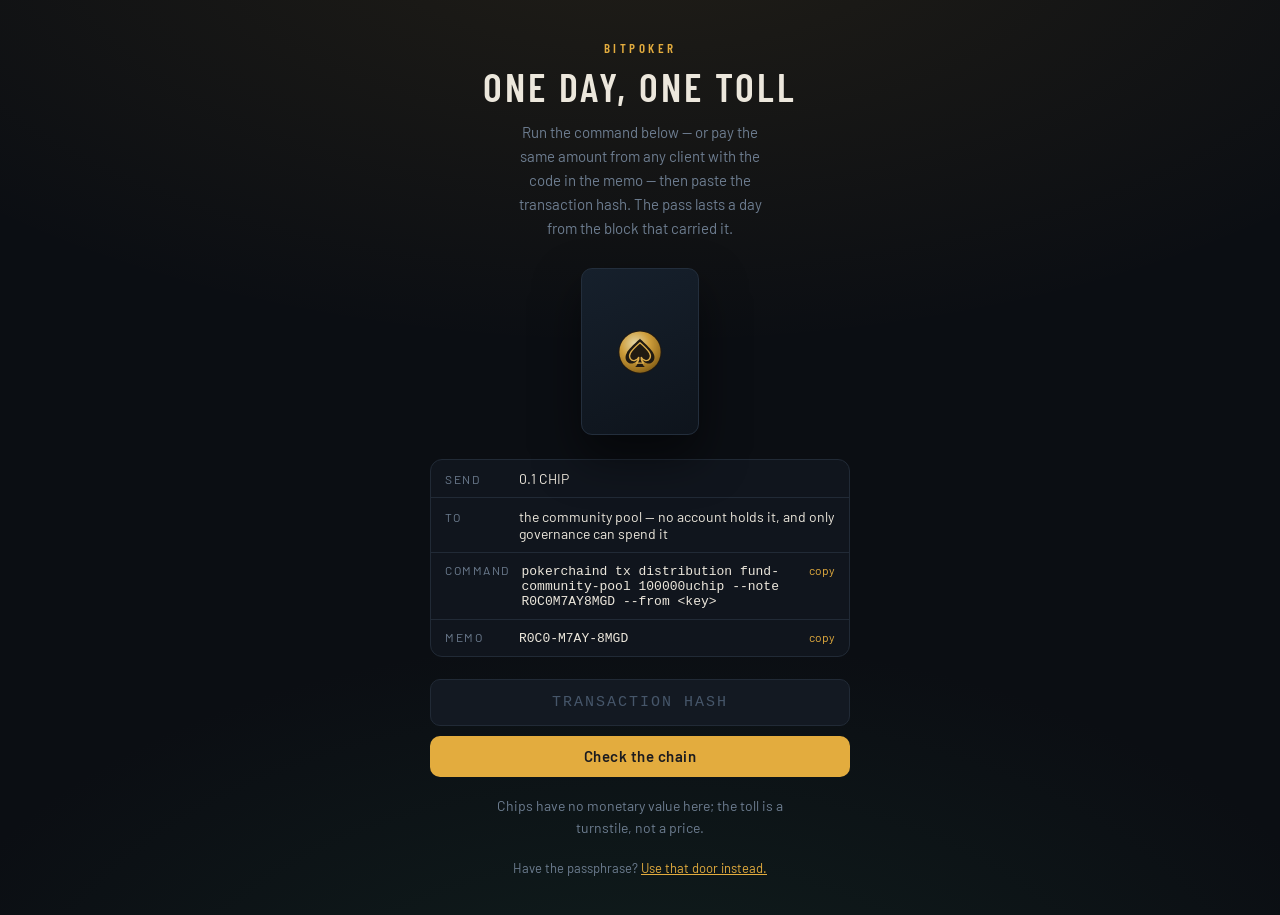
<file: pay.html>
<!doctype html>
<!--
  The toll booth. Outside the turnstile by necessity: this is where someone
  who has not paid is sent, so it must render for anyone. Nothing on it may
  say anything about what is behind the door.

  Self-contained like the gate — the booth should not depend on the stylesheet
  of the room behind it.
-->
<html lang="en">
  <head>
    <meta charset="utf-8">
    <meta name="viewport" content="width=device-width, initial-scale=1">
    <title>BitPoker — Day pass</title>
    <meta name="description" content="By the day.">
    <meta name="robots" content="noindex, nofollow">
    <meta name="theme-color" content="#0b0e13">
    <link rel="icon" href="assets/favicon.svg" type="image/svg+xml">
    <link rel="icon" href="assets/favicon-32.png" type="image/png" sizes="32x32">
    <link rel="icon" href="assets/favicon-16.png" type="image/png" sizes="16x16">
    <link rel="apple-touch-icon" href="assets/apple-touch-icon.png" sizes="180x180">
    <link rel="preconnect" href="https://fonts.googleapis.com">
    <link rel="preconnect" href="https://fonts.gstatic.com" crossorigin>
    <link
      href="https://fonts.googleapis.com/css2?family=Barlow+Condensed:wght@500;600&amp;family=Barlow:wght@400;500&amp;display=swap"
      rel="stylesheet"
    >
    <style>
      :root {
        color-scheme: dark;
        --ink: #ece7dc;
        --dim: #6d7d90;
        --gold: #e3ac3e;
        --felt: #0b0e13;
        --slot: #131922;
        --edge: #212a36;
        --bad: #d2603f;
      }

      * { box-sizing: border-box; }

      body {
        margin: 0;
        min-height: 100vh;
        min-height: 100svh;
        display: grid;
        place-items: center;
        padding: 40px 24px;
        background:
          radial-gradient(120% 80% at 50% -10%, rgba(227, 172, 62, .10), transparent 60%),
          radial-gradient(90% 70% at 50% 115%, rgba(30, 74, 58, .28), transparent 65%),
          var(--felt);
        color: var(--ink);
        font-family: "Barlow", "Segoe UI", system-ui, sans-serif;
        text-align: center;
      }

      main { width: min(100%, 420px); }

      .eyebrow {
        margin: 0 0 10px;
        font-family: "Barlow Condensed", "Arial Narrow", sans-serif;
        font-size: 13px;
        font-weight: 600;
        letter-spacing: 3.5px;
        text-transform: uppercase;
        color: var(--gold);
      }

      h1 {
        margin: 0;
        font-family: "Barlow Condensed", "Arial Narrow", sans-serif;
        font-weight: 600;
        font-size: clamp(28px, 7vw, 40px);
        letter-spacing: 3px;
        text-transform: uppercase;
        line-height: 1;
      }

      .lede {
        margin: 14px auto 0;
        max-width: 34ch;
        color: var(--dim);
        font-size: 15px;
        line-height: 1.6;
      }

      /* The same card as the gate, and it means the same things: face down is
         "not judged", an ace is "paid", a seven is "judged and refused". */
      .deck {
        position: relative;
        width: 118px;
        height: 167px;
        margin: 28px auto 24px;
        perspective: 900px;
      }

      .card {
        position: absolute;
        inset: 0;
        transform-style: preserve-3d;
        transition: transform .55s cubic-bezier(.4, .1, .2, 1);
      }
      .flipped .card { transform: rotateY(180deg); }

      .face {
        position: absolute;
        inset: 0;
        border-radius: 11px;
        backface-visibility: hidden;
        display: grid;
        place-items: center;
        box-shadow: 0 22px 46px rgba(0, 0, 0, .5);
      }

      .face-back {
        background: linear-gradient(160deg, #16202c, #0e141c);
        border: 1px solid #232e3c;
      }
      .face-back img { width: 44px; height: 44px; opacity: .9; }

      .face-front {
        background: linear-gradient(180deg, #f6f2e8, #e6dfd0);
        color: #1b1b1f;
        transform: rotateY(180deg);
        font-family: "Barlow Condensed", "Arial Narrow", sans-serif;
        gap: 2px;
      }
      .face-front .pip { font-size: 46px; font-weight: 600; line-height: 1; }
      .face-front .suit { font-size: 26px; }
      .face-front.is-bad { color: var(--bad); }

      .toll {
        margin: 0 0 22px;
        border: 1px solid var(--edge);
        border-radius: 12px;
        background: rgba(19, 25, 34, .7);
        text-align: left;
        font-size: 14px;
      }
      .toll > div {
        display: flex;
        gap: 12px;
        align-items: baseline;
        padding: 10px 14px;
        border-bottom: 1px solid var(--edge);
      }
      .toll > div:last-child { border-bottom: 0; }
      .toll dt {
        flex: 0 0 62px;
        color: var(--dim);
        font-size: 12px;
        letter-spacing: 1.5px;
        text-transform: uppercase;
      }
      .toll dd {
        margin: 0;
        flex: 1;
        overflow-wrap: anywhere;
      }
      .mono { font-family: ui-monospace, SFMono-Regular, Menlo, monospace; font-size: 13px; }

      .copy {
        flex: 0 0 auto;
        border: 0;
        background: none;
        color: var(--gold);
        font: inherit;
        font-size: 12px;
        cursor: pointer;
        padding: 0;
      }

      .slot {
        width: 100%;
        padding: 14px 16px;
        border-radius: 10px;
        border: 1px solid var(--edge);
        background: var(--slot);
        color: var(--ink);
        font: 500 15px/1 ui-monospace, SFMono-Regular, Menlo, monospace;
        letter-spacing: 1px;
        text-align: center;
      }
      .slot::placeholder { color: #46566a; letter-spacing: 2px; }

      button[type="submit"] {
        margin-top: 10px;
        width: 100%;
        padding: 13px 16px;
        border: 0;
        border-radius: 10px;
        background: var(--gold);
        color: #1b1b1f;
        font: 600 15px/1 "Barlow", system-ui, sans-serif;
        letter-spacing: .5px;
        cursor: pointer;
      }
      button[type="submit"]:disabled { opacity: .5; cursor: not-allowed; }

      .note {
        margin: 18px auto 0;
        max-width: 38ch;
        min-height: 3em;
        color: var(--dim);
        font-size: 14px;
        line-height: 1.55;
      }
      .note.bad { color: var(--bad); }

      .alt { margin: 22px 0 0; font-size: 13px; color: var(--dim); }
      .alt a { color: var(--gold); }

      @media (prefers-reduced-motion: reduce) {
        .card { transition: none; }
        .flipped .card { transform: none; }
        .flipped .face-back { display: none; }
        .flipped .face-front { transform: none; }
      }
    </style>
    <script src="config.js"></script>
    <script src="pay.js" defer></script>
  </head>

  <body>
    <main>
      <p class="eyebrow">BitPoker</p>
      <h1>One day, one toll</h1>
      <p class="lede">
        Run the command below — or pay the same amount from any client with
        the code in the memo — then paste the transaction hash. The pass lasts
        a day from the block that carried it.
      </p>

      <div class="deck" data-deck>
        <div class="card" data-knock>
          <div class="face face-back">
            <img src="assets/bitpoker-mark.svg" alt="" width="44" height="44">
          </div>
          <div class="face face-front" data-face>
            <span class="pip" data-pip>A</span>
            <span class="suit" data-suit>&spades;</span>
          </div>
        </div>
      </div>

      <dl class="toll">
        <div>
          <dt>Send</dt>
          <dd data-amount>—</dd>
        </div>
        <div>
          <dt>To</dt>
          <dd data-address>—</dd>
        </div>
        <div>
          <dt>Command</dt>
          <dd class="mono" data-command>—</dd>
          <button class="copy" type="button" data-copy="command">copy</button>
        </div>
        <div>
          <dt>Memo</dt>
          <dd class="mono" data-challenge>—</dd>
          <button class="copy" type="button" data-copy="memo">copy</button>
        </div>
      </dl>

      <form data-form>
        <label class="visually-hidden" for="txhash" style="position:absolute;left:-9999px">Transaction hash</label>
        <input
          class="slot"
          id="txhash"
          type="text"
          data-hash
          placeholder="TRANSACTION HASH"
          autocomplete="off"
          autocapitalize="characters"
          autocorrect="off"
          spellcheck="false"
          maxlength="64"
          enterkeyhint="go"
        >
        <button type="submit" data-submit>Check the chain</button>
      </form>

      <p class="note" data-note role="status" aria-live="polite">
        Chips have no monetary value here; the toll is a turnstile, not a price.
      </p>

      <p class="alt">Have the passphrase? <a href="index.html">Use that door instead.</a></p>
    </main>
  </body>
</html>
</file>
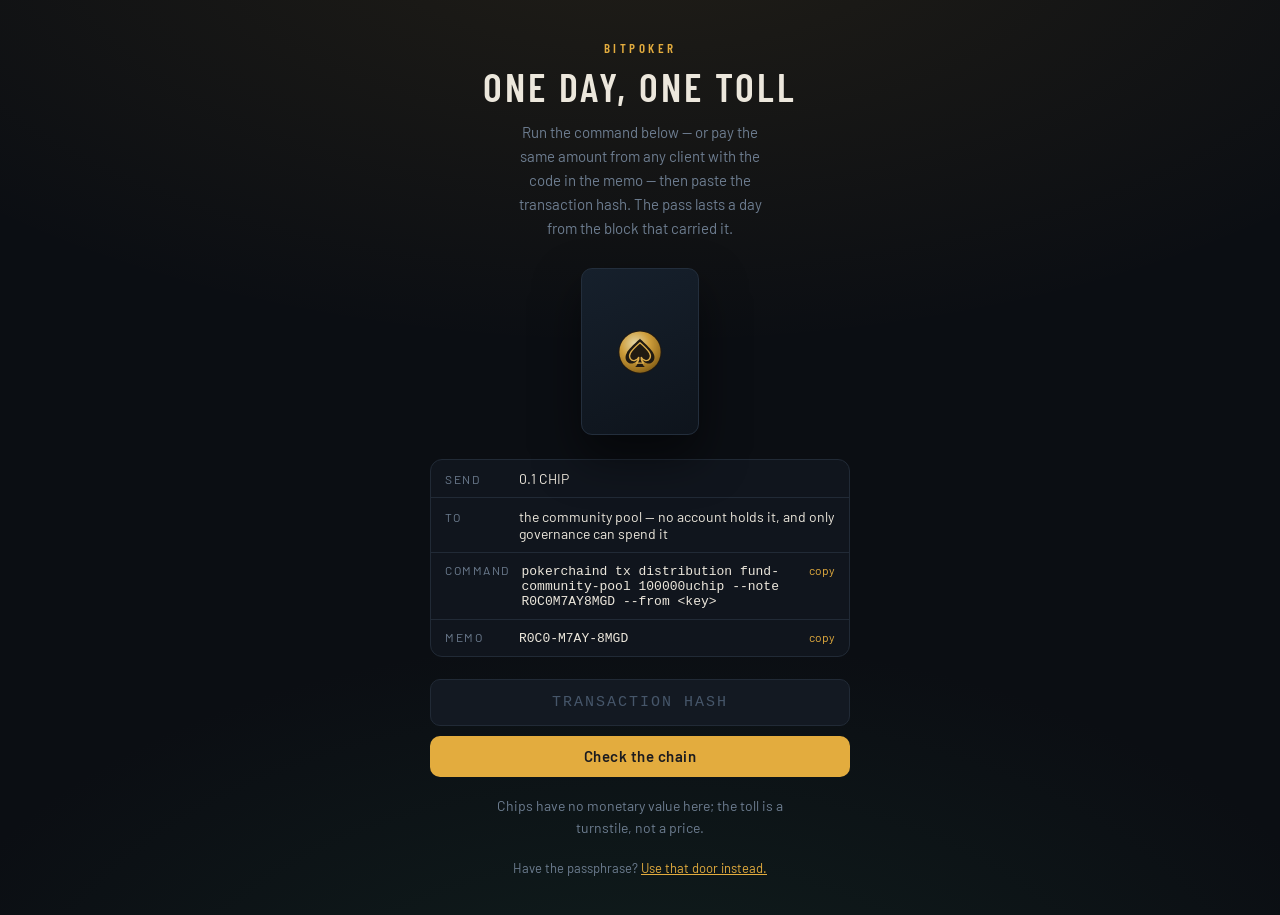
<file: protocol.html>
<!doctype html>
<html lang="en">
  <head>
    <meta charset="utf-8">
    <meta name="viewport" content="width=device-width, initial-scale=1">
    <title>Game protocol — BitPoker internal engineering reference</title>
    <meta name="description" content="Hand lifecycle over C++20 coroutines, sans-IO state machines, the shared community-card core, the settlement transcript, resync.">
    <meta name="robots" content="noindex, nofollow">
    <meta name="theme-color" content="#0b0e13">
    <link rel="icon" href="assets/favicon.svg" type="image/svg+xml">
    <link rel="icon" href="assets/favicon-32.png" type="image/png" sizes="32x32">
    <link rel="icon" href="assets/favicon-16.png" type="image/png" sizes="16x16">
    <link rel="apple-touch-icon" href="assets/apple-touch-icon.png" sizes="180x180">
    <link rel="preconnect" href="https://fonts.googleapis.com">
    <link rel="preconnect" href="https://fonts.gstatic.com" crossorigin>
    <link
      href="https://fonts.googleapis.com/css2?family=Barlow+Condensed:wght@500;600;700&amp;family=Barlow:wght@400;500;600&amp;display=swap"
      rel="stylesheet"
    >
    <link rel="stylesheet" href="styles.css">
    <script src="config.js"></script>
    <script src="turnstile.js"></script>
    <script src="script.js" defer></script>
  </head>

  <body>
    <a class="skip-link" href="#main">Skip to content</a>

    <header class="site-header" id="top">
      <div class="wrap header-inner">
        <a class="brand" href="overview.html" aria-label="BitPoker engineering home">
          <img src="assets/bitpoker-mark.svg" alt="" width="34" height="34">
          <span>BitPoker</span>
          <span class="brand-tag">internal</span>
        </a>

        <button class="nav-toggle" type="button" aria-expanded="false" aria-controls="site-nav">
          <span class="nav-toggle-bars" aria-hidden="true"></span>
          Menu
        </button>

        <nav class="site-nav" id="site-nav" aria-label="Primary">
          <a href="overview.html">Overview</a>
          <a href="crypto.html">Cryptography</a>
          <a href="protocol.html" aria-current="page">Protocol</a>
          <a href="chain.html">Chain</a>
          <a href="adjudication.html">Adjudication</a>
          <a href="relay.html">Relay</a>
          <a href="operations.html">Operations</a>
          <a href="testnet.html">Testnet</a>
          <a href="lessons.html">Lessons</a>
        </nav>
      </div>
    </header>

    <main id="main">
      <section class="page-hero">
        <div class="wrap">
          <p class="eyebrow">Plane 2 · the game</p>
          <h1>The protocol: coroutines in, verdicts out.</h1>
          <p class="lede">
            A hand of poker, expressed as a C++20 coroutine pipeline over
            Boost.Asio, with the rules themselves kept in pure sans-IO
            functions so that the referee and the table run literally the same
            code. This page is the session layer: lifecycle, state machines,
            the shared community-card core, and the transcript both players
            sign.
          </p>
        </div>
      </section>

      <div class="wrap doc-layout">
        <nav class="toc" aria-label="On this page">
          <p class="toc-title">Contents</p>
          <ol>
            <li><a href="#lifecycle">Hand lifecycle</a></li>
            <li><a href="#sansio">Sans-IO state machines</a></li>
            <li><a href="#community">The community-card core</a></li>
            <li><a href="#games">The three games</a></li>
            <li><a href="#transcript">Settlement transcript</a></li>
            <li><a href="#resync">Reconnection &amp; resync</a></li>
          </ol>
        </nav>

        <article class="prose">
          <h2 id="lifecycle">Hand lifecycle</h2>
          <p>
            The base framework (<code>P2PPokerGameBase</code> /
            <code>P2PPokerHandBase</code>) drives every game type through the
            same coroutine pipeline, so asynchronous network code reads like
            straight-line logic:
          </p>

          <div class="codeblock">
            <span class="code-caption">p2p_poker_base — the whole skeleton</span>
            <code>runGame
  └─ per hand: runHand
       ├─ exchangeShuffleStack   (two shuffles + two NIZK verifications)
       ├─ runGameLogic           ← game-specific; the only virtual step
       └─ settleHand             (signed settlement transcript)</code>
          </div>

          <p>
            Concrete games implement <code>runGameLogic()</code> and
            <code>getWinAmount()</code>. The game loop checks
            <code>getContinueHand()</code> after each hand and calls
            <code>settleGame()</code> when the session ends. Everything above
            the virtual step is shared, tested once, and identical across games
            — which matters because the adjudicator walks the same shape.
          </p>

          <div class="callout">
            <p>
              <strong>A game the adjudication engine cannot replay has no
              business escrowing money.</strong> The chain validates
              <code>game_type</code> at intent time against the list of games
              the engine understands (<code>TH</code>, <code>ZJH</code>,
              <code>O8</code> — one list, in
              <code>pokerchain/x/pokerchain/types/game_type.go</code>) rather
              than discovering it at dispute time. When the CC toy game was
              deleted, the reason was exactly this: the engine fell back to TH
              for unknown types, so a CC dispute would have been silently
              adjudicated as Texas Hold'em.
            </p>
          </div>

          <h2 id="sansio">Sans-IO state machines</h2>
          <p>
            For every game the <em>rules</em> live in pure functions with no
            I/O and no network concepts:
          </p>

          <div class="codeblock">
            <span class="code-caption">heads-up hold'em, as the engine sees it</span>
            <code>HeadsUpHoldemState        create_heads_up_holdem_hand(...);
HeadsUpHoldemActionResult apply_heads_up_holdem_action(HeadsUpHoldemState&amp;, action);
bool                      heads_up_holdem_hand_complete(const HeadsUpHoldemState&amp;);
void                      settle_heads_up_holdem_showdown(HeadsUpHoldemState&amp;, int cmp);</code>
          </div>

          <p>
            This is not merely tidy. <strong>The adjudication engine replays
            disputes through the exact same functions the live game
            uses.</strong> There is deliberately no second implementation of
            "the rules, as understood by the referee" — the classic source of
            arbitration systems that disagree with the game they arbitrate.
            When the engine rules an action illegal, it is illegal by the same
            code that would have rejected it at the table.
          </p>
          <p>
            The practical rule when changing rules code: every change to
            <code>apply_heads_up_holdem_action</code> or its equivalents is a
            <strong>consensus-relevant change</strong>. It changes what verdict
            the engine reaches for old evidence, so it requires an engine
            version bump and a coordinated chain upgrade — not just a client
            release.
          </p>

          <h2 id="community">The community-card core</h2>
          <p>
            Texas Hold'em and Omaha are the same code with two configurations
            (ADR-011). Hand orchestration
            (<code>community/community_hand_core.cpp</code>), the asio driver
            (<code>community/community_game.cpp</code>), action codec
            (<code>community/community_protocol.cpp</code>) and the
            adjudication pipeline (<code>adjudicateCommunityPrepared</code>)
            are all shared. A game contributes exactly one
            <code>CommunityRules</code>:
          </p>
          <div class="defs">
            <table>
              <tr><th>hole card count</th><td>2 for TH, 4 for O8 — drives the seat layout, nothing else.</td></tr>
              <tr><th>three wire tags</th><td>hole / board / showdown message tags per game.</td></tr>
              <tr><th>showdown resolver</th><td>the ranking function: 7-choose-5 for TH, exactly-2-from-hole + 3-from-board (plus hi/lo split for O8).</td></tr>
            </table>
          </div>

          <p>
            The card-slot layout is defined in exactly one place —
            <code>first [0, n)</code> / <code>second [n, 2n)</code> /
            <code>board [2n, 2n+5)</code> — and live play, the wire codec and
            on-chain adjudication all index from that same source. The
            adjudicator therefore cannot index a card differently from the
            game. Adding the next community-card game means filling in those
            three hooks.
          </p>

          <div class="callout warn">
            <p>
              <strong><code>GameKind</code> has three values and adding a
              fourth produces no compile error.</strong> The codebase used to
              be full of <code>kind == TexasHoldem ? "TH" : "ZJH"</code>,
              which would draw Omaha as Zhajinhua — three hole cards, no
              board area. New code must go through
              <code>include/common/decision_view.hpp</code>'s
              <code>game_kind_code()</code> /
              <code>is_community_card_game()</code>, or be an exhaustive
              switch.
            </p>
          </div>

          <h2 id="games">The three games</h2>
          <div class="defs">
            <table>
              <tr>
                <th>TH — heads-up Texas Hold'em</th>
                <td>
                  The primary game: preflop / flop / turn / river / showdown,
                  check, call, bet, raise, fold and all-in, blinds derived
                  from the effective stake, and a 7-choose-5 evaluator
                  covering all ten hand ranks including the wheel straight and
                  royal flush.
                </td>
              </tr>
              <tr>
                <th>O8 — Omaha Hi-Lo</th>
                <td>
                  Four hole cards, <em>exactly</em> 2 from hole + 3 from
                  board, 8-or-better low hands split the pot. Betting is
                  no-limit, not pot-limit: adding a pot-limit cap inside
                  <code>apply_heads_up_holdem_action</code> would make
                  Texas's every-hand consensus path depend on code Texas never
                  executes (ADR-011 §2.3).
                </td>
              </tr>
              <tr>
                <th>ZJH — Zhajinhua</th>
                <td>
                  Three cards per player, blind-or-look betting,
                  comparison-based showdown. The codec lives in
                  <code>*_state</code> rather than a separate
                  <code>*_protocol</code> file.
                </td>
              </tr>
            </table>
          </div>

          <h2 id="transcript">The settlement transcript</h2>
          <p>
            At the end of a hand the two clients exchange a
            <code>MsgSettle</code> carrying both seats' amounts, both
            continue-flags, and <em>both</em> signatures. The transcript that
            gets signed (<code>SettlementTranscriptContext</code>) binds:
          </p>
          <ul>
            <li>a domain string and schema version;</li>
            <li>the chain session id and the final stake;</li>
            <li>both addresses and the winner / split outcome;</li>
            <li>the hash of the final settle message; and</li>
            <li>
              critically, the <strong>relay fee raked on chain</strong>
              together with the net per-seat amounts <em>after</em> that rake.
            </li>
          </ul>

          <div class="callout">
            <p>
              <strong>That last binding is a lesson learned, not an obvious
              design.</strong> If players sign the pre-rake game distribution,
              they are signing something the chain will not actually pay, and
              any later reconciliation is ambiguous. The transcript signs the
              true on-chain payout. When you extend the transcript, extend it
              to match what the keeper will actually move — never what the
              game "would have" paid.
            </p>
          </div>

          <h2 id="resync">Reconnection and resynchronisation</h2>
          <p>
            Frames carry a per-sender sequence number reused from the relay
            frame header's <code>request_id</code>. On reconnect:
          </p>
          <ol class="pipeline">
            <li>
              <b>Client sends <code>SessionResume</code></b>
              <span>with the highest sequence it received.</span>
            </li>
            <li>
              <b>Peer retransmits everything newer</b>
              <span>and replies with its own high-water mark, so the exchange
              is symmetric.</span>
            </li>
            <li>
              <b>Receivers deduplicate by sequence</b>
              <span>so overlapping retransmission is harmless. A
              <code>MSGTYPE_RESYNC</code> mid-hand resynchronisation lets an
              interrupted hand continue rather than escalate.</span>
            </li>
          </ol>

          <p>
            The relay contributes two behaviours discovered to be necessary
            the hard way: a reconnecting client with the same player id
            <strong>displaces</strong> the half-open old connection
            (otherwise the ghost holds the slot), and an overflowing outbound
            queue <strong>disconnects the slow consumer</strong> rather than
            silently dropping frames — a silently dropped frame
            desynchronises the protocol in a way that looks exactly like
            cheating.
          </p>

          <p class="note">
            Source: <code>bitpoker/include/common/</code> +
            <code>src/common/</code> (session layer, protocol state),
            <code>bitpoker/include/community/</code> and the per-game
            directories, <code>bitpoker/src/texasholdem/</code> etc.
            Whitepaper §4. The transport half of this story continues on the
            <a href="relay.html">relay page</a>.
          </p>
        </article>
      </div>
    </main>

    <footer class="site-footer">
      <div class="wrap footer-inner">
        <div class="footer-brand">
          <img src="assets/bitpoker-mark.svg" alt="" width="40" height="40">
          <p>
            BitPoker — trust-minimised heads-up poker over mental cryptography
            and on-chain adjudication. Internal engineering reference; not for
            distribution.
          </p>
        </div>

        <nav class="footer-links" aria-label="Footer">
          <a href="chain.html">Next: the chain →</a>
          <a href="assets/bitpoker-whitepaper.pdf">Whitepaper (PDF)</a>
          <a href="adjudication.html">Adjudication</a>
          <a href="https://github.com/bitworker20" rel="noopener noreferrer" target="_blank">Source</a>
        </nav>
      </div>
      <div class="wrap footer-note">
        <p>
          Testnet software. Chips have no monetary value.
          <button class="lock" type="button" data-lock>Lock this browser</button>
        </p>
      </div>
    </footer>
  </body>
</html>
</file>
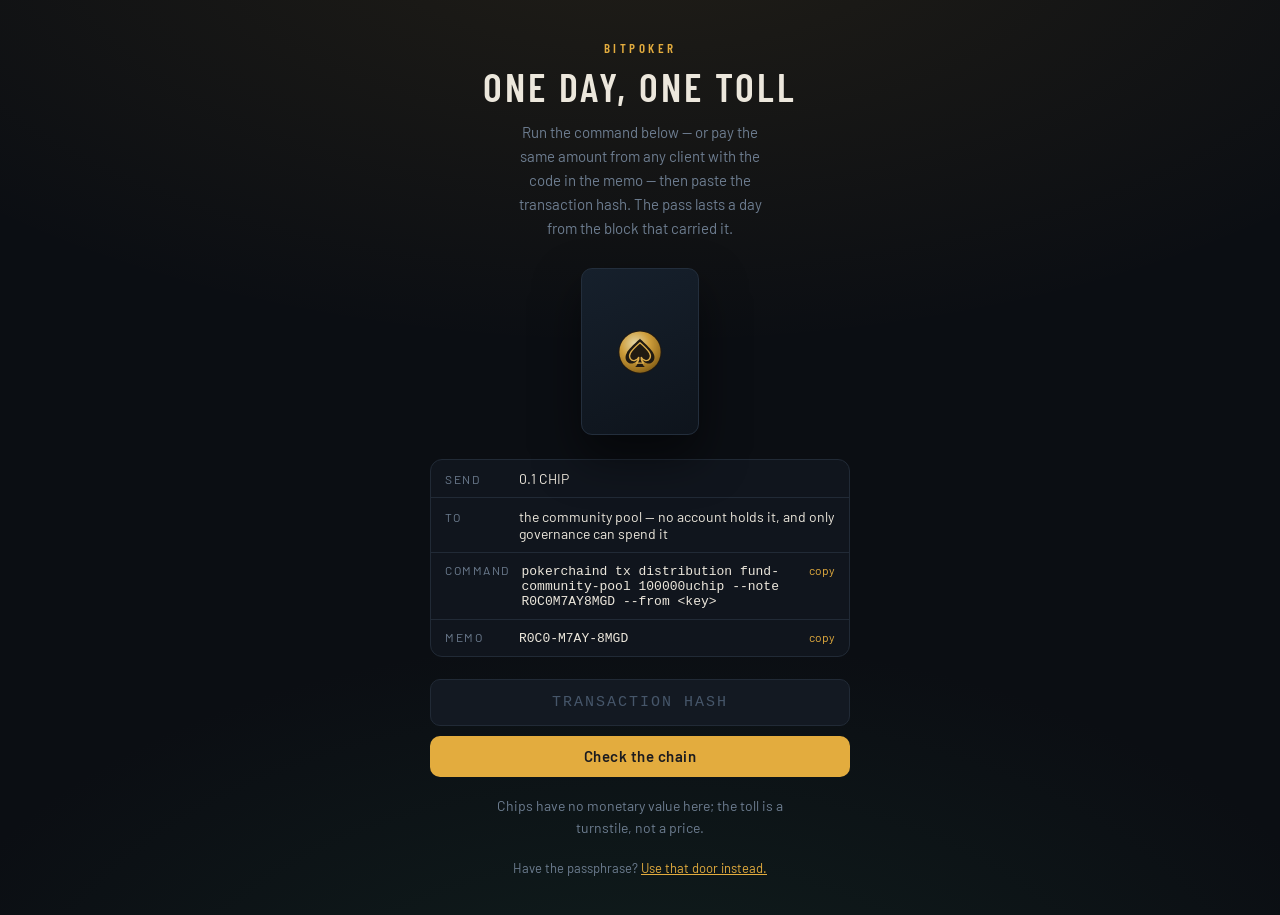
<file: relay.html>
<!doctype html>
<html lang="en">
  <head>
    <meta charset="utf-8">
    <meta name="viewport" content="width=device-width, initial-scale=1">
    <title>Transport &amp; relay economics — BitPoker internal engineering reference</title>
    <meta name="description" content="Why relays instead of P2P, connection establishment, the assignment–answer protocol, service proof, bond, capped fee market, relay identity.">
    <meta name="robots" content="noindex, nofollow">
    <meta name="theme-color" content="#0b0e13">
    <link rel="icon" href="assets/favicon.svg" type="image/svg+xml">
    <link rel="icon" href="assets/favicon-32.png" type="image/png" sizes="32x32">
    <link rel="icon" href="assets/favicon-16.png" type="image/png" sizes="16x16">
    <link rel="apple-touch-icon" href="assets/apple-touch-icon.png" sizes="180x180">
    <link rel="preconnect" href="https://fonts.googleapis.com">
    <link rel="preconnect" href="https://fonts.gstatic.com" crossorigin>
    <link
      href="https://fonts.googleapis.com/css2?family=Barlow+Condensed:wght@500;600;700&amp;family=Barlow:wght@400;500;600&amp;display=swap"
      rel="stylesheet"
    >
    <link rel="stylesheet" href="styles.css">
    <script src="config.js"></script>
    <script src="turnstile.js"></script>
    <script src="script.js" defer></script>
  </head>

  <body>
    <a class="skip-link" href="#main">Skip to content</a>

    <header class="site-header" id="top">
      <div class="wrap header-inner">
        <a class="brand" href="overview.html" aria-label="BitPoker engineering home">
          <img src="assets/bitpoker-mark.svg" alt="" width="34" height="34">
          <span>BitPoker</span>
          <span class="brand-tag">internal</span>
        </a>

        <button class="nav-toggle" type="button" aria-expanded="false" aria-controls="site-nav">
          <span class="nav-toggle-bars" aria-hidden="true"></span>
          Menu
        </button>

        <nav class="site-nav" id="site-nav" aria-label="Primary">
          <a href="overview.html">Overview</a>
          <a href="crypto.html">Cryptography</a>
          <a href="protocol.html">Protocol</a>
          <a href="chain.html">Chain</a>
          <a href="adjudication.html">Adjudication</a>
          <a href="relay.html" aria-current="page">Relay</a>
          <a href="operations.html">Operations</a>
          <a href="testnet.html">Testnet</a>
          <a href="lessons.html">Lessons</a>
        </nav>
      </div>
    </header>

    <main id="main">
      <section class="page-hero">
        <div class="wrap">
          <p class="eyebrow">Plane 2b · the wire</p>
          <h1>Relays: availability, never trust.</h1>
          <p class="lede">
            Two consumer endpoints behind carrier-grade NAT cannot reliably
            reach each other, and a browser client never can. Relays carry the
            frames. They cannot read a card, cannot bias the shuffle, and are
            paid out of the pot itself — never from block subsidy — only for
            sessions the chain saw them answer and then saw settle.
          </p>
        </div>
      </section>

      <div class="wrap doc-layout">
        <nav class="toc" aria-label="On this page">
          <p class="toc-title">Contents</p>
          <ol>
            <li><a href="#why">Why relays, not P2P</a></li>
            <li><a href="#connect">Connection establishment</a></li>
            <li><a href="#assignment">Assignment–answer &amp; endpoint privacy</a></li>
            <li><a href="#proof">Service proof: settlement is the receipt</a></li>
            <li><a href="#economics">Bond, capacity, the capped fee market</a></li>
            <li><a href="#identity">Relay identity</a></li>
          </ol>
        </nav>

        <article class="prose">
          <h2 id="why">Why relays, not P2P</h2>
          <p>
            The original design was direct peer-to-peer. In practice, mobile
            networks with carrier-grade NAT, corporate firewalls, and browser
            clients with no listening socket at all cannot reliably
            establish a direct connection — and a browser-based wallet client
            <em>never</em> can. A relay is a forwarding node: it sees frames,
            forwards them, and cannot read cards, because everything
            meaningful is encrypted under a key the relay does not possess.
          </p>
          <p>
            Relays are therefore an <strong>availability component, not a
            trust component</strong>. The security consequences of a fully
            malicious relay are limited to denial of service — and denial of
            service by a relay is exactly the situation the escrow-timeout
            and dispute paths were built to survive.
          </p>

          <h2 id="connect">Connection establishment</h2>
          <ol class="pipeline">
            <li>
              <b>Match and assign on chain</b>
              <span>
                Both players open on-chain intents; the chain matches them,
                escrows both stakes, creates a <code>GameSession</code>, and
                <strong>deterministically assigns</strong> a primary relay
                plus up to two backups by weighted hash.
              </span>
            </li>
            <li>
              <b>Relay answers with sealed blobs</b>
              <span>
                The assigned relay observes the new session and answers with
                <code>MsgProvideRelayEndpoint</code>, carrying one
                ECIES-sealed blob per player.
              </span>
            </li>
            <li>
              <b>Client decrypts its own blob</b>
              <span>
                Each client decrypts <em>its own</em> blob to obtain a
                <code>wss://</code> URL, a one-time connect token, and an
                expiry height, then opens the WebSocket presenting the token
                in <code>Sec-WebSocket-Protocol</code> — the only header a
                browser can set.
              </span>
            </li>
            <li>
              <b>Signed ClientHello</b>
              <span>
                The client authenticates with a signed
                <code>ClientHello</code> (<code>cosmos-signature-v1</code>),
                which the relay checks against on-chain session
                authorisation.
              </span>
            </li>
            <li>
              <b>Session hello, then play</b>
              <span>
                The peers exchange <code>MsgSessionHello</code> (display
                name, session pubkey, chain session id) and begin the hand.
              </span>
            </li>
          </ol>

          <p>
            TLS uses on-chain public-key pinning for native clients: the
            certificate's raw public key must equal the
            <code>Relay.Pubkey</code> registered on chain, so a self-signed
            certificate is sufficient and the trust anchor is consensus, not
            a CA. Browsers cannot pin, so relays serving browsers must
            present a real CA certificate; the protocol-layer signed
            relay-hello covers relay impersonation in both cases.
          </p>

          <h2 id="assignment">Endpoint privacy: the assignment–answer protocol</h2>
          <p>
            Publishing relay endpoints on chain publishes a target list.
            ADR-007 removes <code>endpoint</code> from the on-chain
            <code>Relay</code> record entirely — the public key stays (it is
            the trust anchor), only the network location is hidden. The
            replacement:
          </p>
          <ol class="pipeline">
            <li>
              <b>Assignment stays in the keeper</b>
              <span>
                Deterministic weighted hash, as before. This
                <em>must</em> stay in consensus: letting proposers choose
                relays would let them route sessions to their own.
              </span>
            </li>
            <li>
              <b>ECIES-sealed answers</b>
              <span>
                <code>MsgProvideRelayEndpoint</code> carries two blobs, each
                ECIES-sealed to that player's per-intent transport public key
                (secp256k1 ECDH → HKDF-SHA256 → AES-256-GCM, AAD =
                <code>"adr007-v1" ‖ session_id ‖ relay_id</code> to prevent
                cross-session replay). Each blob holds a URL, a per-player
                one-time connect token, and an expiry.
              </span>
            </li>
            <li>
              <b>Windows arbitrate failover</b>
              <span>
                The primary has an exclusive window <code>[H, H+W)</code>;
                backup <em>i</em> unlocks at <code>H+(i+1)W</code>; the
                <strong>first accepted answer wins</strong>. Without this
                rule, two relays could each allocate resources and each
                attract one player.
              </span>
            </li>
            <li>
              <b>Unanswered means void</b>
              <span>
                If every window expires unanswered, the session is voided
                and both escrows refunded.
              </span>
            </li>
            <li>
              <b>Liveness redefined as real work</b>
              <span>
                With endpoints hidden there is nothing to probe, so
                synthetic challenge/response is abandoned: <em>failing to
                answer an assignment is itself on-chain evidence of
                failure</em>. Misses are counted, decay over time, reduce
                assignment weight, and accumulate toward slashing.
              </span>
            </li>
          </ol>

          <div class="callout">
            <p>
              <strong>The honest limit, stated in the ADR rather than
              glossed:</strong> an adversary can still farm endpoints by
              opening intents. Mitigations make it expensive (rotating
              frontend pools, token gating that drops unauthenticated
              traffic at the first packet, and the stake + gas cost of every
              intent) but do not make discovery impossible. The goal is
              <em>pricing discovery, not preventing it</em>. Volumetric
              L3/L4 attacks remain a network-layer problem solved with
              bandwidth, anycast or CDN fronting — the protocol cannot help
              there, and the document says so.
            </p>
          </div>

          <h2 id="proof">Service proof: settlement is the receipt</h2>
          <p>
            How do you prove a packet was forwarded? The decentralised-CDN
            literature treats this as open, and so do we — by never asking
            the question in isolation. BitPoker pays for an
            <em>outcome</em> that the service is a precondition of, rather
            than for the packets themselves.
          </p>
          <p>Two facts the chain records on its own are enough:</p>
          <ul>
            <li>
              the accepted <code>relay_endpoint_answer</code>: signed by the
              answering relay, unique per session, first-accepted-wins; and
            </li>
            <li>
              <code>SETTLED</code>: reached only when both seats have
              submitted matching results for a hand they played to the end.
            </li>
          </ul>
          <p>
            A hand cannot be played to the end without the transport, and
            the transport for that session is the relay named in the answer.
            So a settled session <strong>is</strong> the proof, and the
            chain pays the relay inside the settlement transaction. This is
            still not proof of delivery. It is a structure in which the only
            way to be paid is for the two adversaries to complete a
            protocol run through you.
          </p>

          <div class="defs">
            <table>
              <tr><th>Relay bills for a session it never served</th><td>Paid only to the relay whose answer the chain accepted.</td></tr>
              <tr><th>Relay collects for an unassigned session</th><td>The answer is checked against the chain's own assignment.</td></tr>
              <tr><th>Sybil self-play to farm fees</th><td>Self-funded rake makes it a guaranteed net loss after gas: money moves from your own player accounts to your own relay account.</td></tr>
              <tr><th>Serving half a session then vanishing</th><td>Payment requires the session to reach <code>SETTLED</code>.</td></tr>
              <tr><th>Players withholding to avoid the fee</th><td>The rake is sunk at matchmaking; an unpayable fee goes to the community pool, not back to the seats.</td></tr>
              <tr><th>Fabricating a huge pot</th><td>Pricing is flat + capped bps.</td></tr>
            </table>
          </div>

          <p>
            An earlier design required a <em>bilateral adversarial
            receipt</em> — a signature from each player over a receipt
            string, collected by the relay and submitted as
            <code>MsgClaimRelayReward</code>. It was written before the
            endpoint-answer protocol existed, when the chain had no record of
            which relay served a session. Once that record existed the
            receipts were a second, weaker witness to a fact already on
            chain — and a fragile one: both signatures were mandatory,
            nothing reported a missing one, and any client that did not
            implement receipt signing silently cost its relay the entire
            fee. The message is retained for sessions that settled under the
            old rule; nothing produces receipts any more. (This is the
            canonical example on the <a href="lessons.html#capability">silent
            capability gaps</a> lesson.)
          </p>

          <h2 id="economics">Bond, capacity, the capped fee market</h2>
          <p>Bond buys two concrete things, which makes staking more than a ritual:</p>
          <div class="defs">
            <table>
              <tr>
                <th>assignment weight</th>
                <td>
                  <code>1000 · sqrt(bond / min_bond)</code> — sublinear, so
                  a large operator gets more work but cannot buy a
                  proportional monopoly.
                </td>
              </tr>
              <tr>
                <th>concurrency capacity</th>
                <td>
                  In-flight sessions are capped at
                  <code>bond / relay_per_session_collateral</code>,
                  enforced <em>at answer acceptance</em> — the moment work is
                  actually taken on — so bond is genuine per-session
                  collateral.
                </td>
              </tr>
            </table>
          </div>
          <p>
            Bond may be topped up instantly and partially unbonded; a queued
            tranche stops supporting weight and capacity immediately but
            <strong>remains slashable</strong>, and slashing draws from the
            active bond first and the queue second. Without that ordering, a
            misbehaving relay could front-run punishment by unbonding.
          </p>
          <p>
            Pricing is a <strong>capped market</strong>: relays quote their
            own <code>fee_flat</code> / <code>fee_bps</code>, governance
            sets ceilings, and the quote feeds assignment weight (a zero
            quote keeps full weight; quoting at the ceiling halves it).
            Halving rather than zeroing is deliberate — price should
            <em>tilt</em> the lottery, not decide it, or a single operator
            undercutting to zero recreates the winner-take-all outcome the
            market was meant to avoid. The session snapshots
            <strong>the selected relay's quote</strong> at creation, so
            neither a price change nor a governance vote can reprice a
            session whose escrow is already locked.
          </p>
          <p>
            Adjudicated sessions pay the relay too — deducted first from
            forfeited escrow when there is a single at-fault party. The
            reasoning is behavioural: if a session that ends in arbitration
            pays the relay nothing, relays learn to avoid exactly the
            players who most need a relay. Voided hands (refunds,
            expired-dispute refunds) pay nothing, since both sides are
            restored to their prior position.
          </p>

          <h2 id="identity">Relay identity</h2>
          <p>
            A relay's identity is rooted in a persistent ed25519 node key
            (<code>relay_node_key.json</code>), from which the relay id is
            derived:
          </p>
          <div class="codeblock">
            <code>relay_id = bech32("relay", sha256(pubkey)[:20])</code>
          </div>
          <p>
            The id is a <em>public-key commitment</em> rather than a name:
            anyone can verify <code>relay_id == derive(pubkey)</code>, ids
            cannot collide, restarts are idempotent, and the same key signs
            the <code>/status/signed</code> endpoint and (in
            <code>auto</code> TLS mode) the WSS leaf certificate. The
            economic identity — the Cosmos account that posts bond and
            receives rewards — stays deliberately separate from this
            operational identity.
          </p>

          <p class="note">
            Source: <code>pokerchain/cmd/poker-relayd/</code>,
            <code>pokerchain/x/pokerchain/relay/</code>,
            <code>bitpoker/{include,src}/relay/</code> (client side),
            whitepaper §5 and §8, ADR-005, ADR-006, ADR-007.
          </p>
        </article>
      </div>
    </main>

    <footer class="site-footer">
      <div class="wrap footer-inner">
        <div class="footer-brand">
          <img src="assets/bitpoker-mark.svg" alt="" width="40" height="40">
          <p>
            BitPoker — trust-minimised heads-up poker over mental cryptography
            and on-chain adjudication. Internal engineering reference; not for
            distribution.
          </p>
        </div>

        <nav class="footer-links" aria-label="Footer">
          <a href="operations.html">Next: operations →</a>
          <a href="assets/bitpoker-whitepaper.pdf">Whitepaper (PDF)</a>
          <a href="lessons.html">Lessons &amp; open problems</a>
          <a href="https://github.com/bitworker20" rel="noopener noreferrer" target="_blank">Source</a>
        </nav>
      </div>
      <div class="wrap footer-note">
        <p>
          Testnet software. Chips have no monetary value.
          <button class="lock" type="button" data-lock>Lock this browser</button>
        </p>
      </div>
    </footer>
  </body>
</html>
</file>
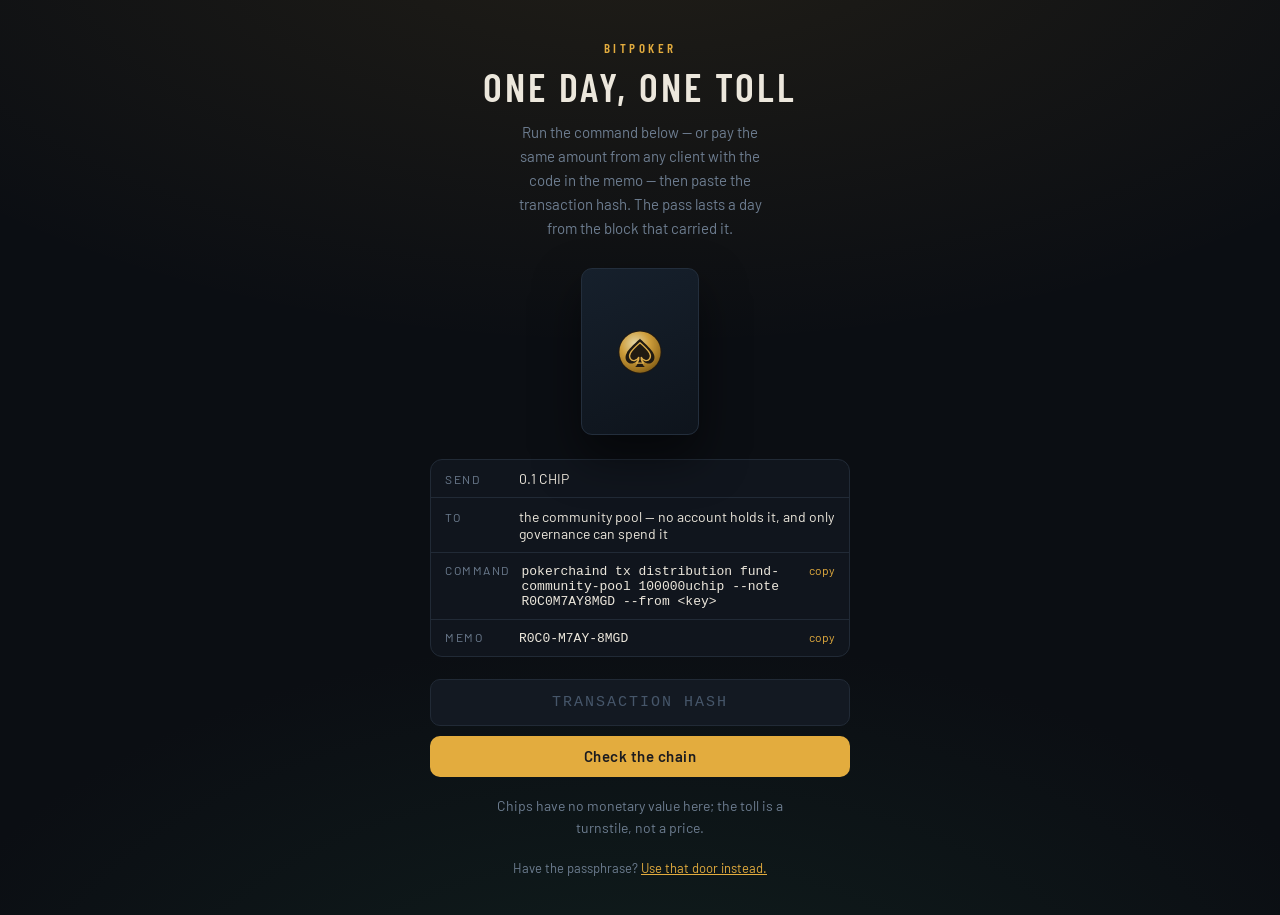
<file: testnet.html>
<!doctype html>
<html lang="en">
  <head>
    <meta charset="utf-8">
    <meta name="viewport" content="width=device-width, initial-scale=1">
    <title>Testnet — BitPoker internal engineering reference</title>
    <meta name="description" content="Where to get the test software, watch the testnet live, and play against it in the browser.">
    <meta name="robots" content="noindex, nofollow">
    <meta name="theme-color" content="#0b0e13">
    <link rel="icon" href="assets/favicon.svg" type="image/svg+xml">
    <link rel="icon" href="assets/favicon-32.png" type="image/png" sizes="32x32">
    <link rel="icon" href="assets/favicon-16.png" type="image/png" sizes="16x16">
    <link rel="apple-touch-icon" href="assets/apple-touch-icon.png" sizes="180x180">
    <link rel="preconnect" href="https://fonts.googleapis.com">
    <link rel="preconnect" href="https://fonts.gstatic.com" crossorigin>
    <link
      href="https://fonts.googleapis.com/css2?family=Barlow+Condensed:wght@500;600;700&amp;family=Barlow:wght@400;500;600&amp;display=swap"
      rel="stylesheet"
    >
    <link rel="stylesheet" href="styles.css">
    <script src="config.js"></script>
    <script src="turnstile.js"></script>
    <script src="script.js" defer></script>
  </head>

  <body>
    <a class="skip-link" href="#main">Skip to content</a>

    <header class="site-header" id="top">
      <div class="wrap header-inner">
        <a class="brand" href="overview.html" aria-label="BitPoker engineering home">
          <img src="assets/bitpoker-mark.svg" alt="" width="34" height="34">
          <span>BitPoker</span>
          <span class="brand-tag">internal</span>
        </a>

        <button class="nav-toggle" type="button" aria-expanded="false" aria-controls="site-nav">
          <span class="nav-toggle-bars" aria-hidden="true"></span>
          Menu
        </button>

        <nav class="site-nav" id="site-nav" aria-label="Primary">
          <a href="overview.html">Overview</a>
          <a href="crypto.html">Cryptography</a>
          <a href="protocol.html">Protocol</a>
          <a href="chain.html">Chain</a>
          <a href="adjudication.html">Adjudication</a>
          <a href="relay.html">Relay</a>
          <a href="operations.html">Operations</a>
          <a href="testnet.html" aria-current="page">Testnet</a>
          <a href="lessons.html">Lessons</a>
        </nav>
      </div>
    </header>

    <main id="main">
      <section class="page-hero">
        <div class="wrap">
          <p class="eyebrow">Try it yourself</p>
          <h1>Testnet: the doors that are open.</h1>
          <p class="lede">
            Everything on this page points at the live test network: the
            software you can download, the explorer that shows every hand
            settle on chain, and the browser client you can sit down at
            right now. Chips are free and worth nothing — which is exactly
            what makes them safe to gamble with.
          </p>
          <div class="cta-row">
            <a class="btn btn-primary" href="https://github.com/bitworker20/bitpoker/releases/latest"
               rel="noopener noreferrer" target="_blank">Download the test software</a>
            <a class="btn btn-ghost" href="https://app.bitpk.top"
               rel="noopener noreferrer" target="_blank">Play online</a>
            <a class="btn btn-ghost" href="https://explorer.bitpk.top"
               rel="noopener noreferrer" target="_blank">Open the explorer</a>
          </div>
        </div>
      </section>

      <div class="wrap doc-layout">
        <nav class="toc" aria-label="On this page">
          <p class="toc-title">Contents</p>
          <ol>
            <li><a href="#download">Test software download</a></li>
            <li><a href="#online">Play online</a></li>
            <li><a href="#explorer">Block explorer</a></li>
            <li><a href="#chips">Getting test chips</a></li>
          </ol>
        </nav>

        <article class="prose">
          <h2 id="download">Test software download</h2>
          <p>
            Every build we want anyone to touch is published to the
            GitHub releases page — the native clients (desktop, TUI,
            Android), the CLI, and the <code>.deb</code> packages for
            running your own relay or node:
          </p>
          <p>
            <a href="https://github.com/bitworker20/bitpoker/releases/latest"
               rel="noopener noreferrer" target="_blank">
              github.com/bitworker20/bitpoker/releases/latest</a>
          </p>
          <p>
            <code>/latest</code> always redirects to the newest tagged
            release, so this link never goes stale. Packages install
            software, not state: they never touch genesis files, keys or
            keyrings, and nothing starts on install — see
            <a href="operations.html">Operations</a> for what a package
            does and does not do to a host.
          </p>

          <h2 id="online">Play online</h2>
          <p>
            The browser client runs the same gamecore the native clients
            do, compiled to WASM, and connects to the same relay and chain:
          </p>
          <p>
            <a href="https://app.bitpk.top" rel="noopener noreferrer" target="_blank">
              app.bitpk.top</a>
          </p>
          <p>
            No install: open the page, fund a seat with test chips, and
            you are matched against whoever else is waiting. The browser
            key sits in the page, which is why this path is testnet-only —
            the threat model is documented, and there is no mainnet for it
            to lose real money on.
          </p>

          <h2 id="explorer">Block explorer</h2>
          <p>
            Every intent, match, settlement and dispute lands on chain and
            is visible here — the fastest way to see the escrow lifecycle
            a hand actually walks through:
          </p>
          <p>
            <a href="https://explorer.bitpk.top" rel="noopener noreferrer" target="_blank">
              explorer.bitpk.top</a>
          </p>
          <p>
            Useful things to look for: <code>OpenGameIntent</code>
            matching into a session, the escrow lock and release around
            each hand, and — if you abandon a session mid-play — the
            evidence → DISPUTED → adjudication trail with the engine's
            verdict and the payout split.
          </p>

          <h2 id="chips">Getting test chips</h2>
          <p>
            Test chips (UCHIP) come from the faucet, behind the same
            invitation code that opens this site: redeem a code and the
            grant rides with it. Codes are issued by hand, counted, and can
            be revoked — the faucet enforces per-wallet, per-IP and daily
            budget limits, so a leaked code drains a capped amount, not a
            treasury.
          </p>
          <div class="callout">
            <p>
              <strong>Chips have no monetary value.</strong> This is a
              test network: the software is real, the cryptography is
              real, the money is not. Do not treat any address on it as
              one you would reuse elsewhere.
            </p>
          </div>

          <p class="note">
            Service endpoints live in <code>config.js</code> (faucet API,
            explorer, webapp) so an operator can repoint a deployment in
            one place. Faucet operations: <code>docs/faucet/README.md</code>.
          </p>
        </article>
      </div>
    </main>

    <footer class="site-footer">
      <div class="wrap footer-inner">
        <div class="footer-brand">
          <img src="assets/bitpoker-mark.svg" alt="" width="40" height="40">
          <p>
            BitPoker — trust-minimised heads-up poker over mental cryptography
            and on-chain adjudication. Internal engineering reference; not for
            distribution.
          </p>
        </div>

        <nav class="footer-links" aria-label="Footer">
          <a href="https://github.com/bitworker20/bitpoker/releases/latest" rel="noopener noreferrer" target="_blank">Downloads</a>
          <a href="https://app.bitpk.top" rel="noopener noreferrer" target="_blank">Play online</a>
          <a href="https://explorer.bitpk.top" rel="noopener noreferrer" target="_blank">Explorer</a>
          <a href="overview.html">Back to overview</a>
        </nav>
      </div>
      <div class="wrap footer-note">
        <p>
          Testnet software. Chips have no monetary value.
          <button class="lock" type="button" data-lock>Lock this browser</button>
        </p>
      </div>
    </footer>
  </body>
</html>
</file>
<file: styles.css>
/* BitPoker — one stylesheet, no build step, no framework.
   Dark ground, gold accent, condensed display type; everything else is spacing.

   The site is the internal engineering reference: one gate, seven pages,
   shared header/footer and the layout classes below. The public-era pieces
   (faucet panel, download cards, installer blocks) were removed with the
   2026-09 rework; the documentation styles at the bottom replace them. */

:root {
  --bg: #0b0e13;
  --bg-alt: #0e131a;
  --raised: #131922;
  --line: #212a36;
  --line-soft: #1a212b;

  --gold: #e3ac3e;
  --gold-bright: #f1bc50;
  --gold-dim: #8a6a24;

  --text: #ece7dc;
  --muted: #94a3b6;
  --faint: #6d7d90;

  --font-display: "Barlow Condensed", "Arial Narrow", sans-serif;
  --font-body: "Barlow", "Segoe UI", system-ui, sans-serif;
  --font-mono: ui-monospace, "SFMono-Regular", "Cascadia Mono", Menlo, monospace;

  --wrap: 1140px;
  --pad: clamp(20px, 5vw, 40px);
  --radius: 14px;
}

*,
*::before,
*::after { box-sizing: border-box; }

html { scroll-behavior: smooth; }

body {
  margin: 0;
  background: var(--bg);
  color: var(--text);
  font-family: var(--font-body);
  font-size: 17px;
  line-height: 1.65;
  -webkit-font-smoothing: antialiased;
}

img, svg { max-width: 100%; }
img { height: auto; display: block; }

a { color: var(--gold); text-decoration: none; }
a:hover { color: var(--gold-bright); }

:focus-visible {
  outline: 2px solid var(--gold);
  outline-offset: 3px;
}

code { font-family: var(--font-mono); font-size: .92em; color: var(--gold-bright); }
/* Inline code in prose must not force a horizontal scrollbar when a long
   identifier sits near the end of a line. */
p code, li code, td code { overflow-wrap: anywhere; }

.wrap {
  width: 100%;
  max-width: var(--wrap);
  margin-inline: auto;
  padding-inline: var(--pad);
}

.visually-hidden {
  position: absolute;
  width: 1px; height: 1px;
  overflow: hidden;
  clip-path: inset(50%);
  white-space: nowrap;
}

.skip-link {
  position: absolute;
  left: -9999px;
  top: 0;
  background: var(--gold);
  color: #1a1206;
  padding: 10px 18px;
  font-weight: 600;
  z-index: 100;
}
.skip-link:focus { left: 12px; top: 12px; }

/* hidden is a state, not a suggestion: display-setting rules elsewhere would
   otherwise win over the attribute's default style. */
[hidden] { display: none !important; }

/* ─────────────────────────────  header  ───────────────────────────── */

.site-header {
  position: sticky;
  top: 0;
  z-index: 50;
  background: rgba(11, 14, 19, .88);
  backdrop-filter: blur(10px);
  border-bottom: 1px solid var(--line-soft);
}

.header-inner {
  display: flex;
  align-items: center;
  gap: 20px;
  min-height: 68px;
}

.brand {
  display: flex;
  align-items: center;
  gap: 11px;
  color: var(--text);
  font-family: var(--font-display);
  font-weight: 700;
  font-size: 25px;
  letter-spacing: .5px;
}
.brand:hover { color: var(--text); }

.brand .brand-tag {
  font-family: var(--font-mono);
  font-size: 11px;
  font-weight: 500;
  letter-spacing: 1.5px;
  text-transform: uppercase;
  color: var(--gold);
  border: 1px solid var(--gold-dim);
  border-radius: 999px;
  padding: 2px 9px;
  align-self: center;
}

.site-nav {
  margin-left: auto;
  display: flex;
  align-items: center;
  gap: 22px;
}

.site-nav a {
  color: var(--muted);
  font-size: 15.5px;
  font-weight: 500;
}
.site-nav a:hover { color: var(--text); }

/* The page you are currently on stays lit in the nav. */
.site-nav a[aria-current="page"] { color: var(--gold); }

.site-nav .nav-cta {
  color: var(--gold);
  border: 1px solid var(--gold-dim);
  border-radius: 999px;
  padding: 6px 16px;
}
.site-nav .nav-cta:hover {
  color: #1a1206;
  background: var(--gold);
  border-color: var(--gold);
}

.nav-toggle {
  display: none;
  margin-left: auto;
  align-items: center;
  gap: 9px;
  background: none;
  border: 1px solid var(--line);
  border-radius: 10px;
  color: var(--text);
  font: 500 15px/1 var(--font-body);
  padding: 9px 14px;
  cursor: pointer;
}

.nav-toggle-bars,
.nav-toggle-bars::before,
.nav-toggle-bars::after {
  display: block;
  width: 16px;
  height: 2px;
  background: var(--gold);
  content: "";
}
.nav-toggle-bars { position: relative; }
.nav-toggle-bars::before { position: absolute; top: -5px; }
.nav-toggle-bars::after { position: absolute; top: 5px; }

/* ──────────────────────────────  type  ───────────────────────────── */

h1, h2, h3 {
  font-family: var(--font-display);
  font-weight: 600;
  line-height: 1.06;
  margin: 0;
  letter-spacing: .4px;
}

h1 { font-size: clamp(40px, 4.6vw, 64px); font-weight: 700; }
h2 { font-size: clamp(32px, 4vw, 48px); }
h3 { font-size: 23px; letter-spacing: .3px; }

p { margin: 0; }

.eyebrow {
  font-family: var(--font-display);
  font-size: 16px;
  letter-spacing: 3.5px;
  text-transform: uppercase;
  color: var(--gold);
  margin-bottom: 14px;
}

.lede, .section-lede {
  color: var(--muted);
  font-size: clamp(17px, 1.4vw, 19px);
  max-width: 62ch;
}
.lede em, .section-lede em { color: var(--text); font-style: normal; font-weight: 600; }

.section-lede { margin-top: 18px; }

.note {
  color: var(--faint);
  font-size: 15.5px;
  max-width: 78ch;
  margin-top: 28px;
}

/* ─────────────────────────────  buttons  ─────────────────────────── */

.btn {
  display: inline-block;
  border: 1px solid var(--line);
  border-radius: 999px;
  padding: 12px 26px;
  font-weight: 600;
  font-size: 16.5px;
  color: var(--text);
  background: var(--raised);
  transition: border-color .15s, background .15s, color .15s;
}
.btn:hover { color: var(--text); border-color: var(--gold-dim); }

.btn-primary {
  background: var(--gold);
  border-color: var(--gold);
  color: #1a1206;
}
.btn-primary:hover { background: var(--gold-bright); border-color: var(--gold-bright); color: #1a1206; }

.btn-ghost { background: none; }

/* ──────────────────────────────  hero  ───────────────────────────── */

.hero {
  padding: clamp(56px, 8vw, 104px) 0 clamp(40px, 6vw, 72px);
  background:
    radial-gradient(90% 70% at 12% -10%, rgba(227, 172, 62, .10), transparent 60%),
    linear-gradient(180deg, #0e131a, var(--bg) 70%);
  border-bottom: 1px solid var(--line-soft);
}

.hero-inner {
  display: grid;
  grid-template-columns: minmax(0, 1fr);
  gap: clamp(40px, 5vw, 64px);
}

.hero h1 { margin-bottom: 24px; }
.hero .lede { margin-bottom: 34px; }

.cta-row {
  display: flex;
  flex-wrap: wrap;
  gap: 14px;
}

.hero-facts {
  list-style: none;
  margin: 40px 0 0;
  padding: 26px 0 0;
  border-top: 1px solid var(--line);
  display: grid;
  gap: 22px;
  grid-template-columns: repeat(auto-fit, minmax(150px, 1fr));
}
.hero-facts b {
  display: block;
  font-family: var(--font-display);
  font-size: 21px;
  font-weight: 600;
  color: var(--gold);
  letter-spacing: .5px;
}
.hero-facts span { color: var(--faint); font-size: 15.5px; }

/* Compact hero for the content pages: same vocabulary, sized down so the
   content starts high on the page. */
.page-hero {
  padding: clamp(40px, 5vw, 64px) 0 clamp(28px, 3vw, 40px);
  background:
    radial-gradient(90% 70% at 12% -10%, rgba(227, 172, 62, .08), transparent 60%),
    linear-gradient(180deg, #0e131a, var(--bg) 70%);
  border-bottom: 1px solid var(--line-soft);
}
.page-hero h1 { font-size: clamp(34px, 4vw, 52px); margin-bottom: 18px; }
.page-hero .lede { margin-bottom: 0; }

/* ───────────────────────────  screenshots  ───────────────────────── */

.shot { margin: 0; }

.shot img {
  width: 100%;
  border: 1px solid var(--line);
  border-radius: var(--radius);
  background: var(--raised);
  box-shadow: 0 24px 60px rgba(0, 0, 0, .45);
}

.shot figcaption {
  margin-top: 14px;
  color: var(--faint);
  font-size: 15px;
}

/* ────────────────────────────  sections  ─────────────────────────── */

.section { padding: clamp(64px, 8vw, 108px) 0; }
.section-alt { background: var(--bg-alt); border-block: 1px solid var(--line-soft); }

/* steps */

.steps {
  list-style: none;
  margin: 48px 0 0;
  padding: 0;
  display: grid;
  gap: 32px;
  grid-template-columns: repeat(auto-fit, minmax(230px, 1fr));
}

.steps li { border-top: 2px solid var(--gold-dim); padding-top: 20px; }
.step-no {
  font-family: var(--font-display);
  font-size: 15px;
  letter-spacing: 2px;
  color: var(--gold);
}
.steps h3 { margin: 8px 0 10px; }
.steps p { color: var(--muted); font-size: 16px; }

/* diagram */

.diagram { margin: clamp(48px, 6vw, 72px) 0 0; }

.diagram svg {
  width: 100%;
  height: auto;
  background: var(--raised);
  border: 1px solid var(--line);
  border-radius: var(--radius);
  padding: 8px;
}

.diagram figcaption {
  margin-top: 18px;
  color: var(--faint);
  font-size: 15.5px;
  max-width: 80ch;
}

.d-box rect {
  fill: #0f141c;
  stroke: var(--line);
  stroke-width: 1.5;
}
.d-box-core rect { stroke: var(--gold-dim); }

.d-title {
  font-family: var(--font-display);
  font-size: 21px;
  font-weight: 600;
  fill: var(--text);
  letter-spacing: .4px;
}
.d-sub { font-family: var(--font-body); font-size: 14px; fill: var(--muted); }
.d-accent { fill: var(--gold); }
.d-label { font-family: var(--font-body); font-size: 13px; fill: var(--faint); }
.d-center { text-anchor: middle; }

.d-arrow path {
  stroke: var(--line);
  stroke-width: 1.5;
  fill: none;
  stroke-dasharray: 5 5;
}
.d-arrow-strong path { stroke: var(--gold-dim); stroke-dasharray: none; }

/* cards */

.grid { display: grid; gap: 24px; margin-top: 48px; }
.cards { grid-template-columns: repeat(auto-fit, minmax(300px, 1fr)); }

.card {
  display: flex;
  flex-direction: column;
  background: var(--raised);
  border: 1px solid var(--line);
  border-radius: var(--radius);
  padding: 30px;
}
.card h3 { margin-bottom: 12px; }
.card p { color: var(--muted); font-size: 16px; }

/* verification table */

.verify { margin-top: clamp(48px, 6vw, 72px); }
.verify h3 { margin-bottom: 20px; }

.verify table {
  width: 100%;
  border-collapse: collapse;
  font-size: 16px;
}
.verify th, .verify td {
  text-align: left;
  vertical-align: top;
  padding: 15px 0;
  border-top: 1px solid var(--line);
}
.verify th {
  font-family: var(--font-display);
  font-weight: 600;
  font-size: 19px;
  letter-spacing: .3px;
  color: var(--text);
  width: 30%;
  padding-right: 24px;
}
.verify td { color: var(--muted); }

/* clients */

.clients-layout {
  margin-top: 48px;
  display: grid;
  gap: clamp(32px, 4vw, 52px);
  grid-template-columns: minmax(0, 1fr);
  align-items: start;
}

.client-list { list-style: none; margin: 0; padding: 0; }
.client-list li {
  padding: 16px 0;
  border-top: 1px solid var(--line);
  color: var(--muted);
  font-size: 16px;
}
.client-list li:first-child { border-top: none; padding-top: 0; }
.client-list b { color: var(--text); }

/* ────────────────────────  documentation shell  ──────────────────── */

/* Two-column doc layout: sticky table of contents beside the prose. */
.doc-layout {
  margin-top: clamp(36px, 4vw, 56px);
  display: grid;
  gap: clamp(32px, 5vw, 64px);
  grid-template-columns: minmax(0, 1fr);
  align-items: start;
  padding-bottom: clamp(64px, 8vw, 108px);
}
@media (min-width: 1000px) {
  .doc-layout { grid-template-columns: 232px minmax(0, 1fr); }
}

.toc {
  position: sticky;
  top: 88px;
  font-size: 15px;
}
.toc .toc-title {
  font-family: var(--font-display);
  font-size: 13px;
  font-weight: 600;
  letter-spacing: 2px;
  text-transform: uppercase;
  color: var(--faint);
  margin-bottom: 12px;
}
.toc ol { list-style: none; margin: 0; padding: 0; }
.toc li { border-top: 1px solid var(--line-soft); }
.toc a {
  display: block;
  padding: 8px 0;
  color: var(--muted);
}
.toc a:hover { color: var(--gold); }

/* Long-form prose: readable measure, generous heading rhythm. */
.prose { max-width: 76ch; }
.prose > * + * { margin-top: 18px; }
.prose h2 {
  font-size: clamp(26px, 2.6vw, 34px);
  margin-top: clamp(48px, 5vw, 72px);
  padding-top: 22px;
  border-top: 1px solid var(--line);
  scroll-margin-top: 88px;
}
.prose h2:first-child { margin-top: 0; border-top: none; padding-top: 0; }
.prose h3 {
  font-size: 20px;
  margin-top: 36px;
  color: var(--text);
  scroll-margin-top: 88px;
}
.prose h4 {
  font-family: var(--font-display);
  font-size: 14px;
  font-weight: 600;
  letter-spacing: 1.6px;
  text-transform: uppercase;
  color: var(--faint);
  margin-top: 28px;
}
.prose p { color: var(--muted); }
.prose p strong, .prose li strong { color: var(--text); }
.prose ul, .prose ol { padding-left: 22px; color: var(--muted); }
.prose li + li { margin-top: 6px; }
.prose a { text-decoration: underline; text-underline-offset: 3px; }

/* Code blocks: the doc site's first-class citizen. */
.prose pre, .codeblock {
  margin-top: 18px;
  padding: 16px 18px;
  background: #0a0d12;
  border: 1px solid var(--line);
  border-radius: 10px;
  overflow-x: auto;
}
.prose pre code, .codeblock code {
  display: block;
  white-space: pre;
  line-height: 1.55;
  font-size: 14px;
  color: #cfd8e3;
}
.codeblock .code-caption {
  display: block;
  margin-bottom: 10px;
  font-family: var(--font-mono);
  font-size: 12.5px;
  letter-spacing: .3px;
  color: var(--faint);
}

/* Callouts: the thing you must not skim. */
.callout {
  margin-top: 22px;
  padding: 16px 20px;
  border-left: 3px solid var(--gold-dim);
  background: rgba(227, 172, 62, .05);
  border-radius: 0 10px 10px 0;
  color: var(--muted);
  font-size: 16px;
}
.callout strong { color: var(--gold-bright); }
.callout.warn {
  border-left-color: #b05438;
  background: rgba(210, 96, 63, .06);
}
.callout.warn strong { color: #e08a6a; }
.callout > * + * { margin-top: 10px; }

/* Status badges for roadmap / ADR / feature state. */
.badge {
  display: inline-block;
  font-family: var(--font-display);
  font-size: 12.5px;
  font-weight: 600;
  letter-spacing: 1.2px;
  text-transform: uppercase;
  padding: 3px 10px;
  border-radius: 999px;
  border: 1px solid var(--line);
  color: var(--faint);
  vertical-align: middle;
}
.badge.done { color: var(--gold-bright); border-color: var(--gold-dim); }
.badge.wip  { color: #7fb08a; border-color: #3c5a44; }
.badge.open { color: #d2603f; border-color: #6e3a2a; }

/* Vertical pipeline: numbered steps that read top-to-bottom — the
   adjudication pipeline, connection establishment, the dispute ladder. */
.pipeline {
  list-style: none;
  margin: 26px 0 0;
  padding: 0;
  counter-reset: step;
}
.pipeline li {
  position: relative;
  padding: 0 0 26px 52px;
  border-left: 1px solid var(--line);
  margin-left: 15px;
}
.pipeline li:last-child { border-left-color: transparent; padding-bottom: 0; }
.pipeline li::before {
  counter-increment: step;
  content: counter(step);
  position: absolute;
  left: -16px;
  top: -2px;
  width: 31px;
  height: 31px;
  display: grid;
  place-items: center;
  border-radius: 50%;
  background: var(--raised);
  border: 1px solid var(--gold-dim);
  color: var(--gold);
  font-family: var(--font-display);
  font-weight: 600;
  font-size: 15px;
}
.pipeline b { display: block; color: var(--text); margin-bottom: 4px; }
.pipeline span { color: var(--muted); font-size: 15.5px; }

/* Definition tables: the doc site's generic key/value grid. */
.defs { margin-top: 26px; }
.defs table { width: 100%; border-collapse: collapse; font-size: 15.5px; }
.defs th, .defs td {
  text-align: left;
  vertical-align: top;
  padding: 13px 0;
  border-top: 1px solid var(--line);
}
.defs th {
  font-family: var(--font-mono);
  font-size: 13.5px;
  color: var(--gold-bright);
  width: 34%;
  padding-right: 24px;
  overflow-wrap: anywhere;
}
.defs td { color: var(--muted); }
@media (max-width: 820px) {
  .defs th { width: auto; display: block; padding-bottom: 4px; }
  .defs td { display: block; border-top: none; padding-top: 0; padding-bottom: 12px; }
}

/* Page map on the overview: cards that are just links. */
.map { grid-template-columns: repeat(auto-fit, minmax(280px, 1fr)); }
.map .card { transition: border-color .15s; }
.map .card:hover { border-color: var(--gold-dim); }
.map .card a { color: var(--text); }
.map .card a:hover { color: var(--gold-bright); }
.map .card p { margin-top: 8px; }
.map .card .card-tag {
  display: block;
  margin-top: 16px;
  font-family: var(--font-mono);
  font-size: 12.5px;
  color: var(--faint);
}

/* ─────────────────────────────  footer  ──────────────────────────── */

.site-footer {
  border-top: 1px solid var(--line-soft);
  background: var(--bg-alt);
  padding: clamp(48px, 6vw, 72px) 0 34px;
}

.footer-inner {
  display: flex;
  flex-wrap: wrap;
  gap: 32px;
  justify-content: space-between;
  align-items: flex-start;
}

.footer-brand {
  display: flex;
  gap: 16px;
  align-items: flex-start;
  max-width: 46ch;
}
.footer-brand p { color: var(--muted); font-size: 15.5px; }

.footer-links { display: grid; gap: 10px; }
.footer-links a { color: var(--muted); font-size: 15.5px; }
.footer-links a:hover { color: var(--gold); }

.lock {
  margin-left: 10px;
  background: none;
  border: 0;
  padding: 0;
  color: var(--faint);
  font: inherit;
  text-decoration: underline;
  text-underline-offset: 3px;
  cursor: pointer;
}
.lock:hover { color: var(--gold); }

.footer-note {
  margin-top: 40px;
  padding-top: 22px;
  border-top: 1px solid var(--line-soft);
  color: var(--faint);
  font-size: 14.5px;
}

/* ───────────────────────────  responsive  ────────────────────────── */

@media (min-width: 900px) {
  .hero-inner { grid-template-columns: 1.05fr 1fr; align-items: center; }
  .clients-layout { grid-template-columns: 1.15fr 1fr; }
}

@media (max-width: 820px) {
  .nav-toggle { display: flex; }

  .site-nav {
    display: none;
    position: absolute;
    left: 0;
    right: 0;
    top: 100%;
    flex-direction: column;
    align-items: stretch;
    gap: 0;
    background: var(--bg-alt);
    border-bottom: 1px solid var(--line);
    padding: 8px var(--pad) 20px;
  }
  .site-nav[data-open="true"] { display: flex; }
  .site-nav a { padding: 13px 0; border-top: 1px solid var(--line-soft); }
  .site-nav .nav-cta {
    margin-top: 14px;
    text-align: center;
    border-top: 1px solid var(--gold-dim);
  }

  .header-inner { position: relative; }
  .verify th { width: auto; display: block; border-top: 1px solid var(--line); padding-bottom: 4px; }
  .verify td { display: block; border-top: none; padding-top: 0; }

  /* The sticky TOC would eat the whole small screen; let it flow instead. */
  .toc { position: static; }
}

@media (prefers-reduced-motion: reduce) {
  html { scroll-behavior: auto; }
  * { transition: none !important; animation: none !important; }
}
</file>
